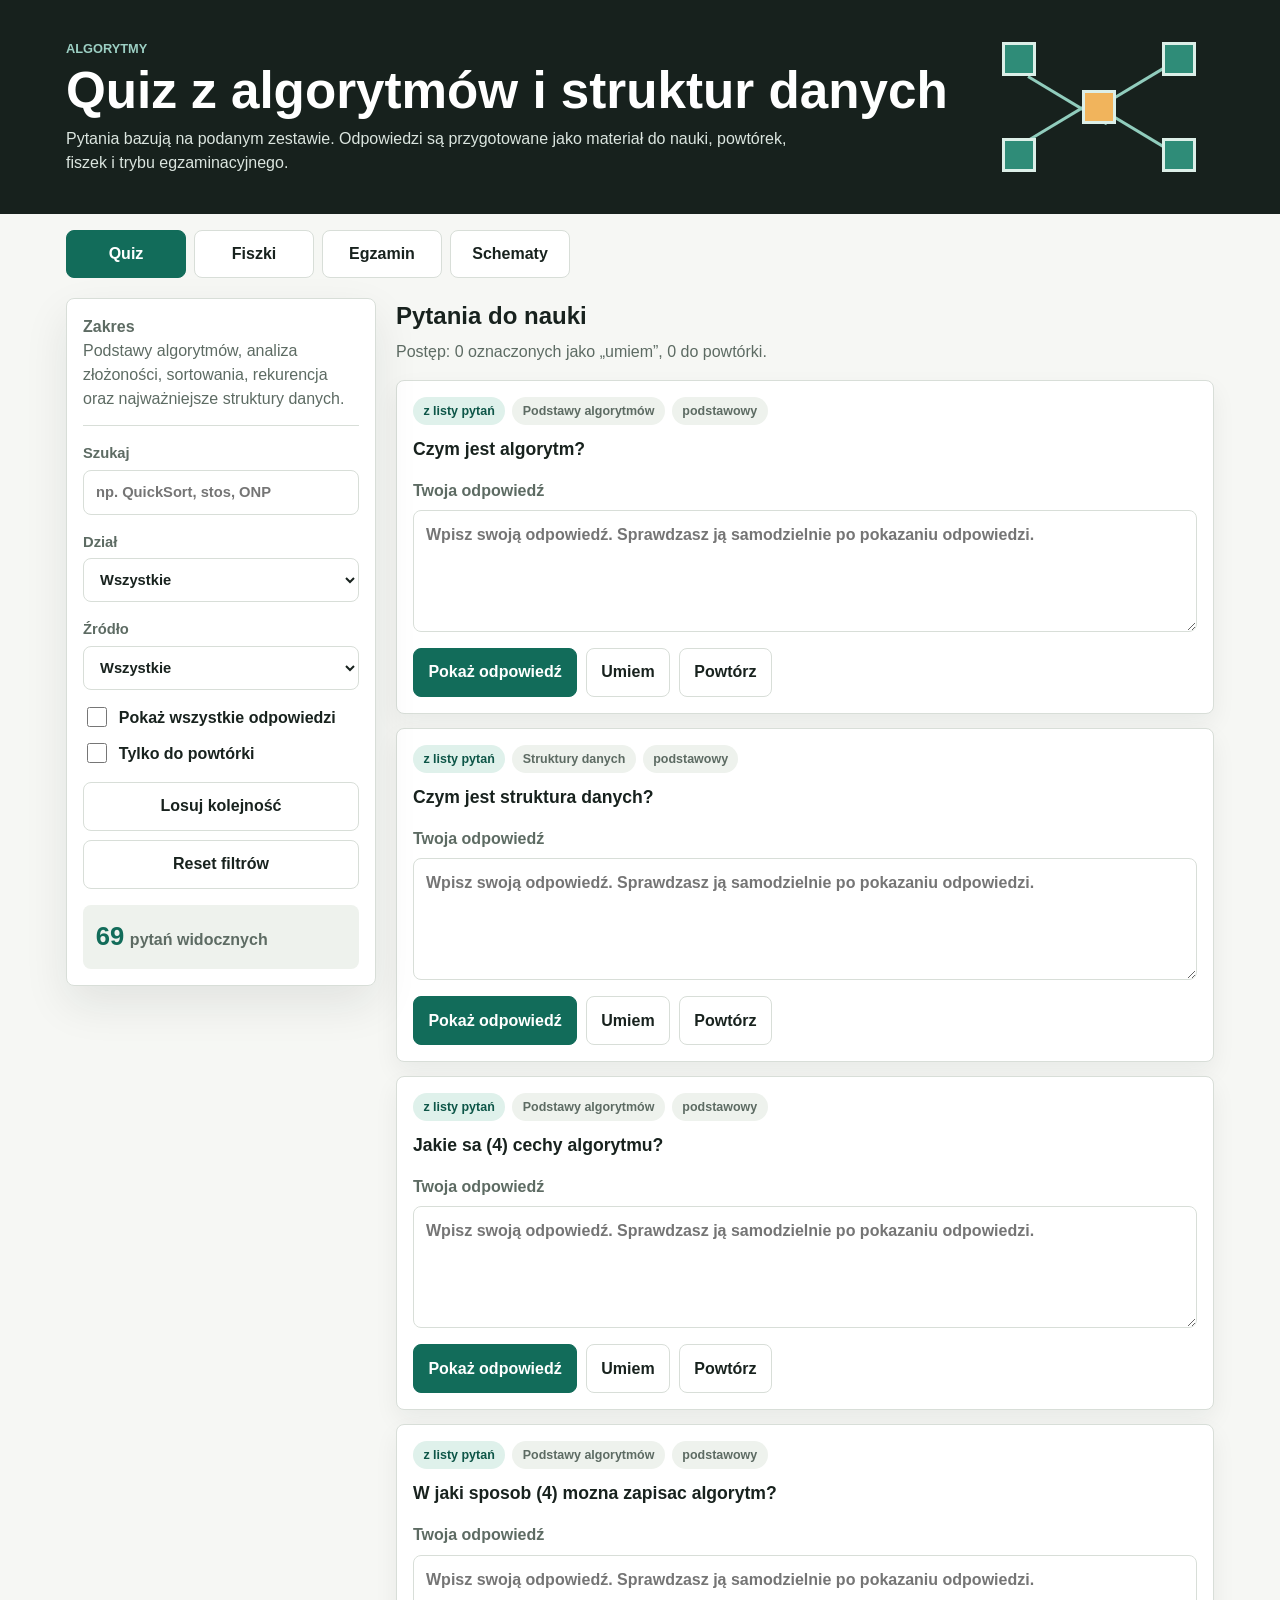
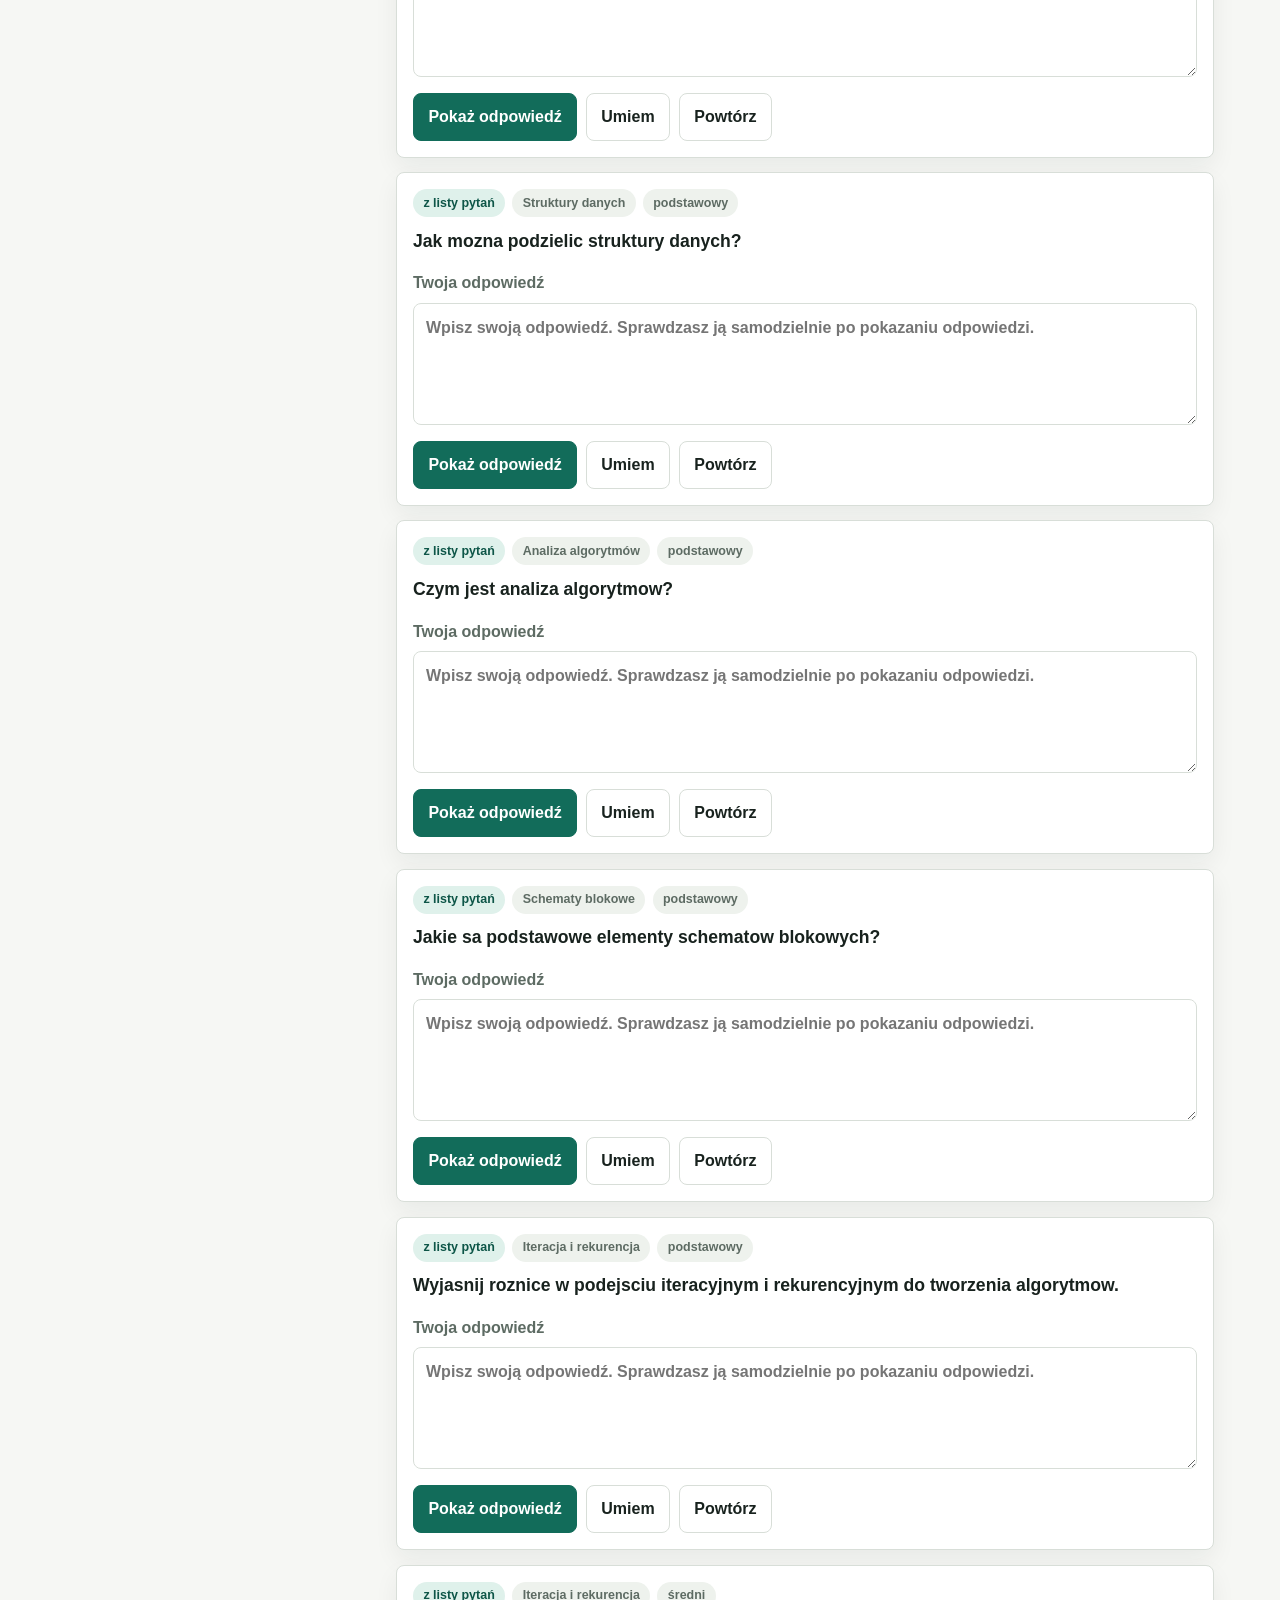
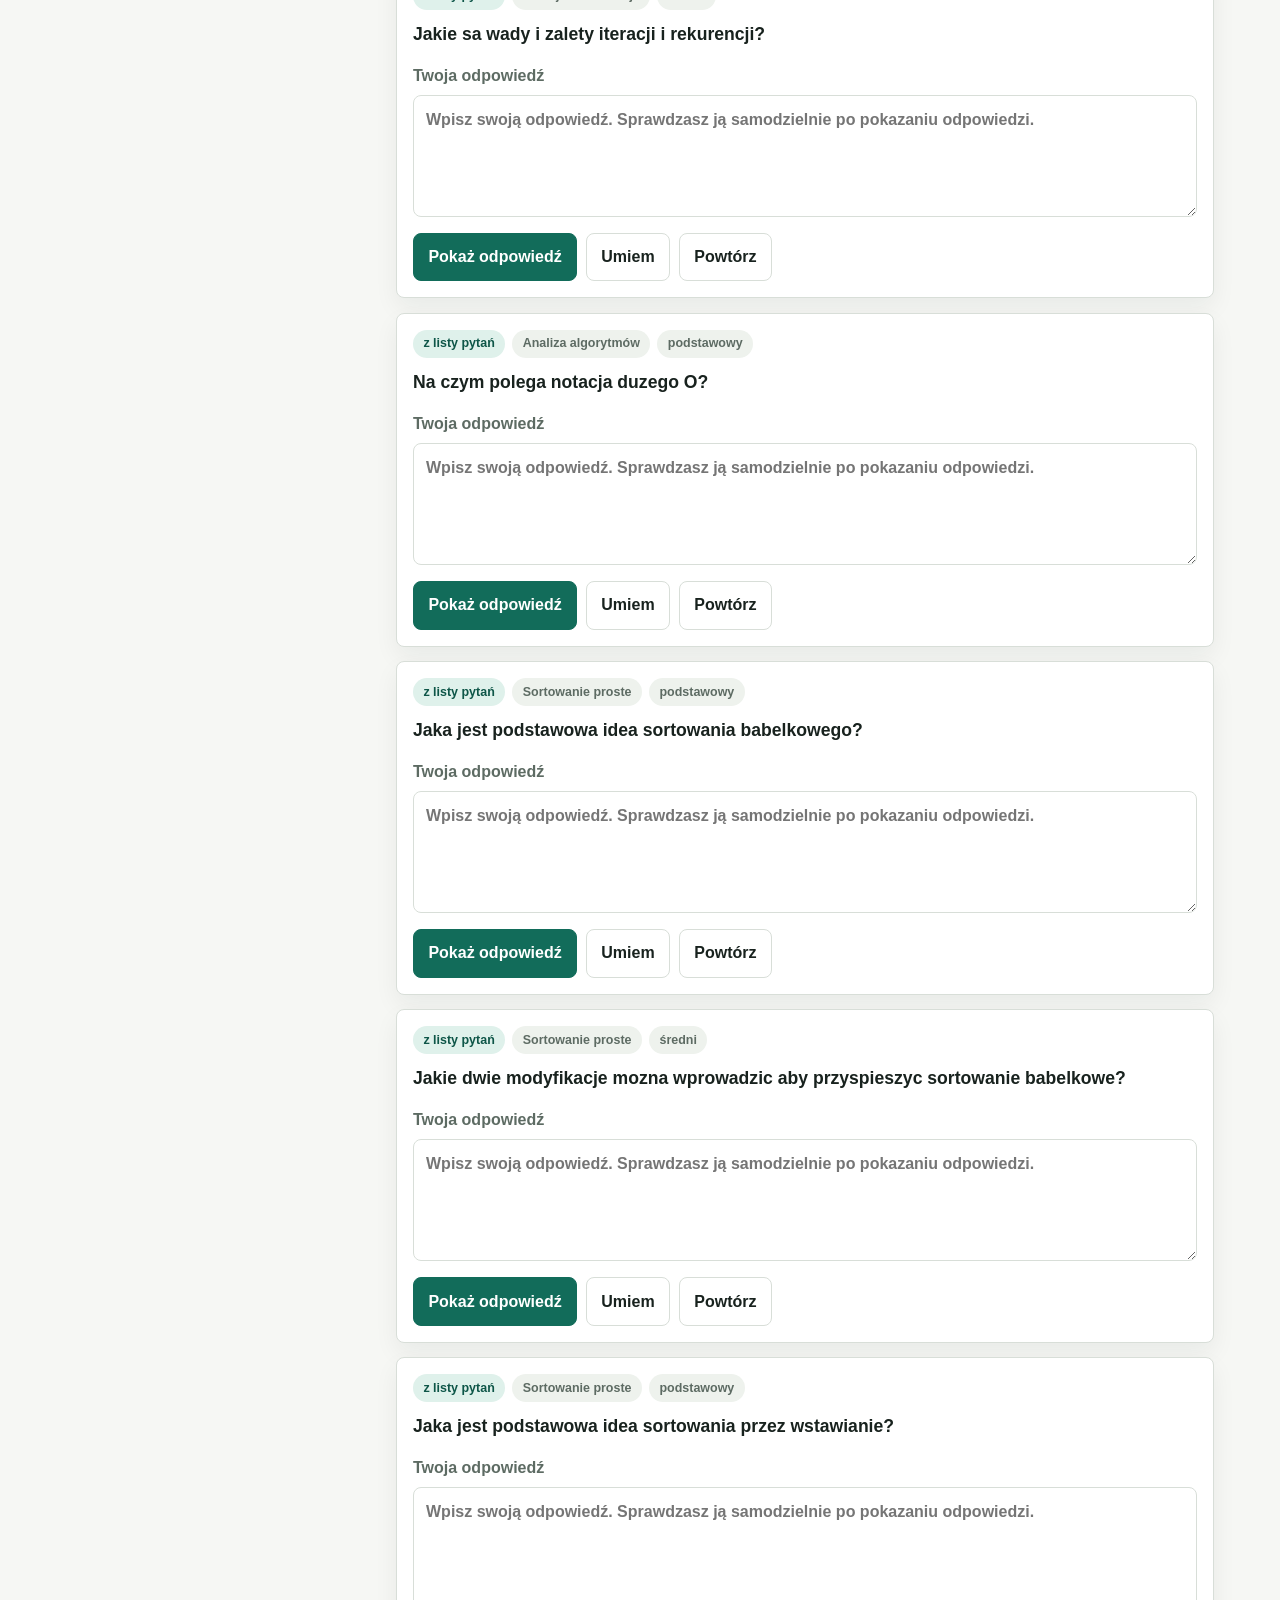
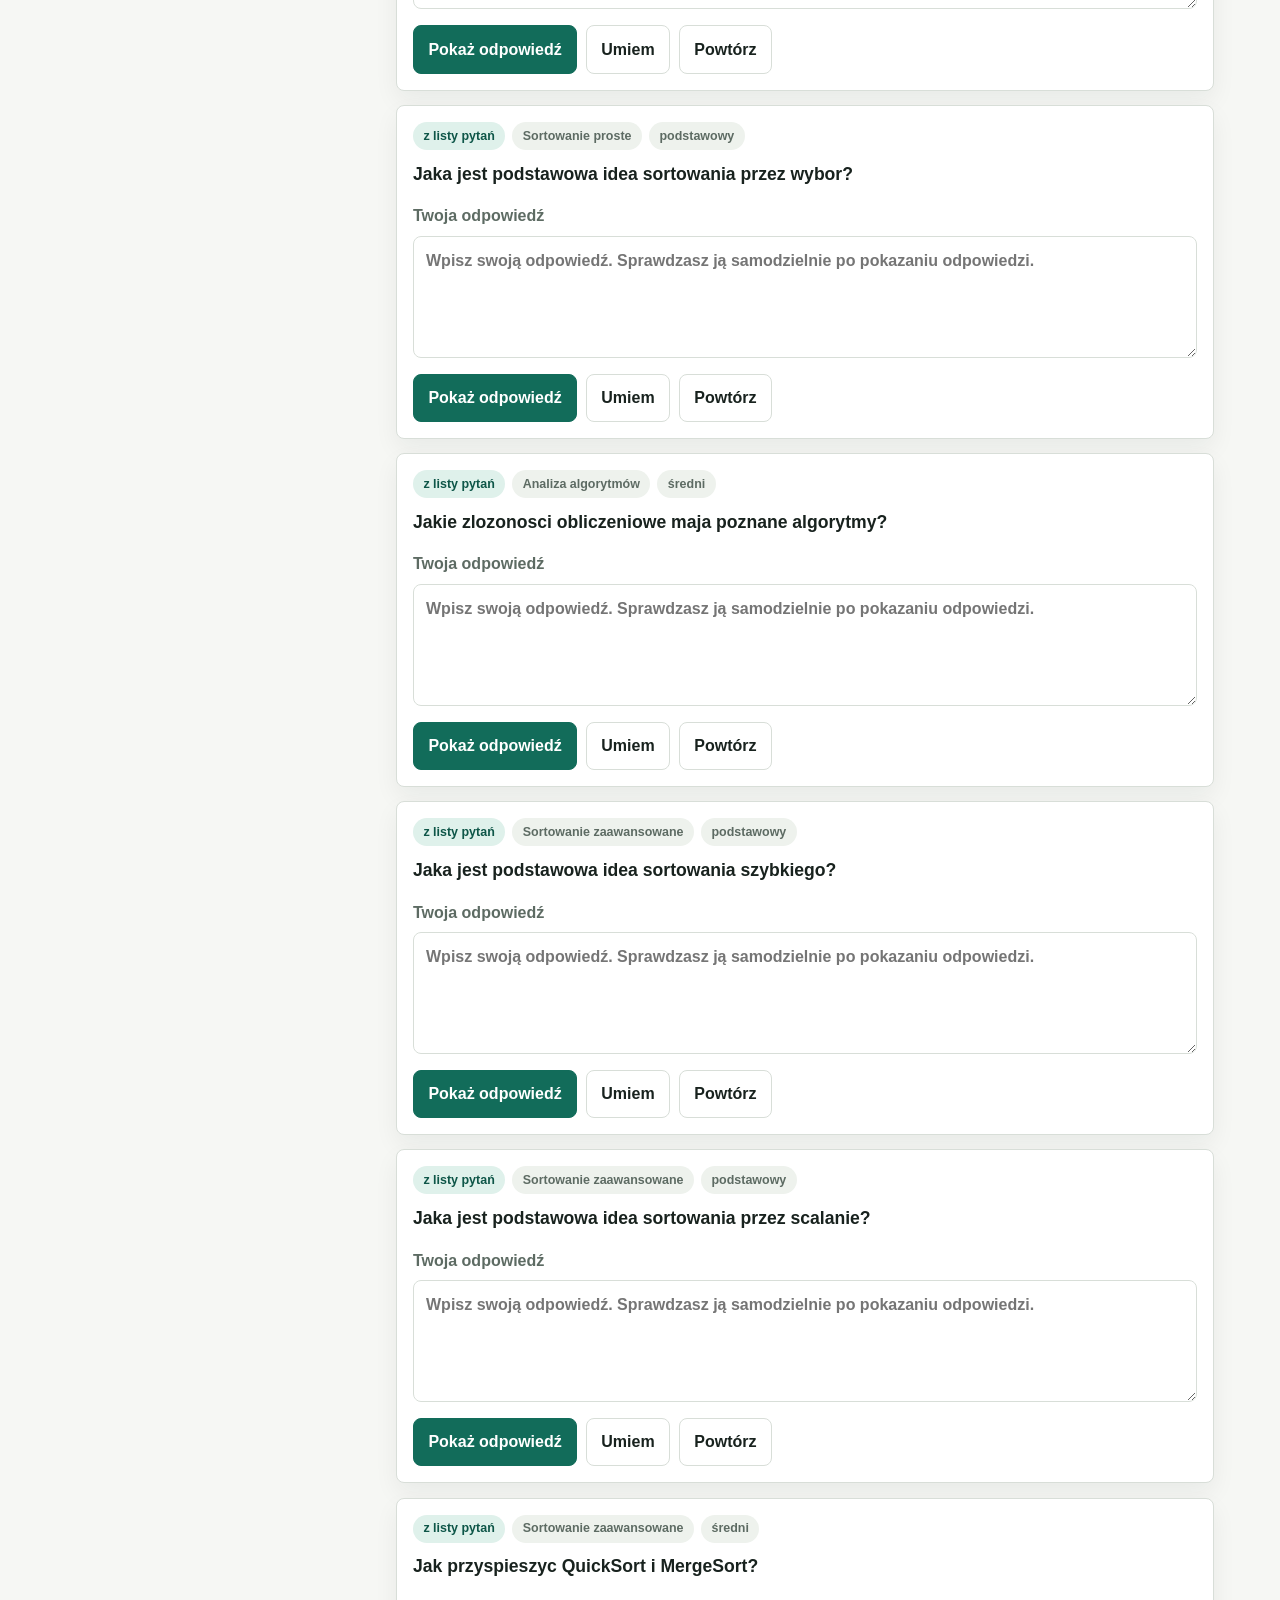
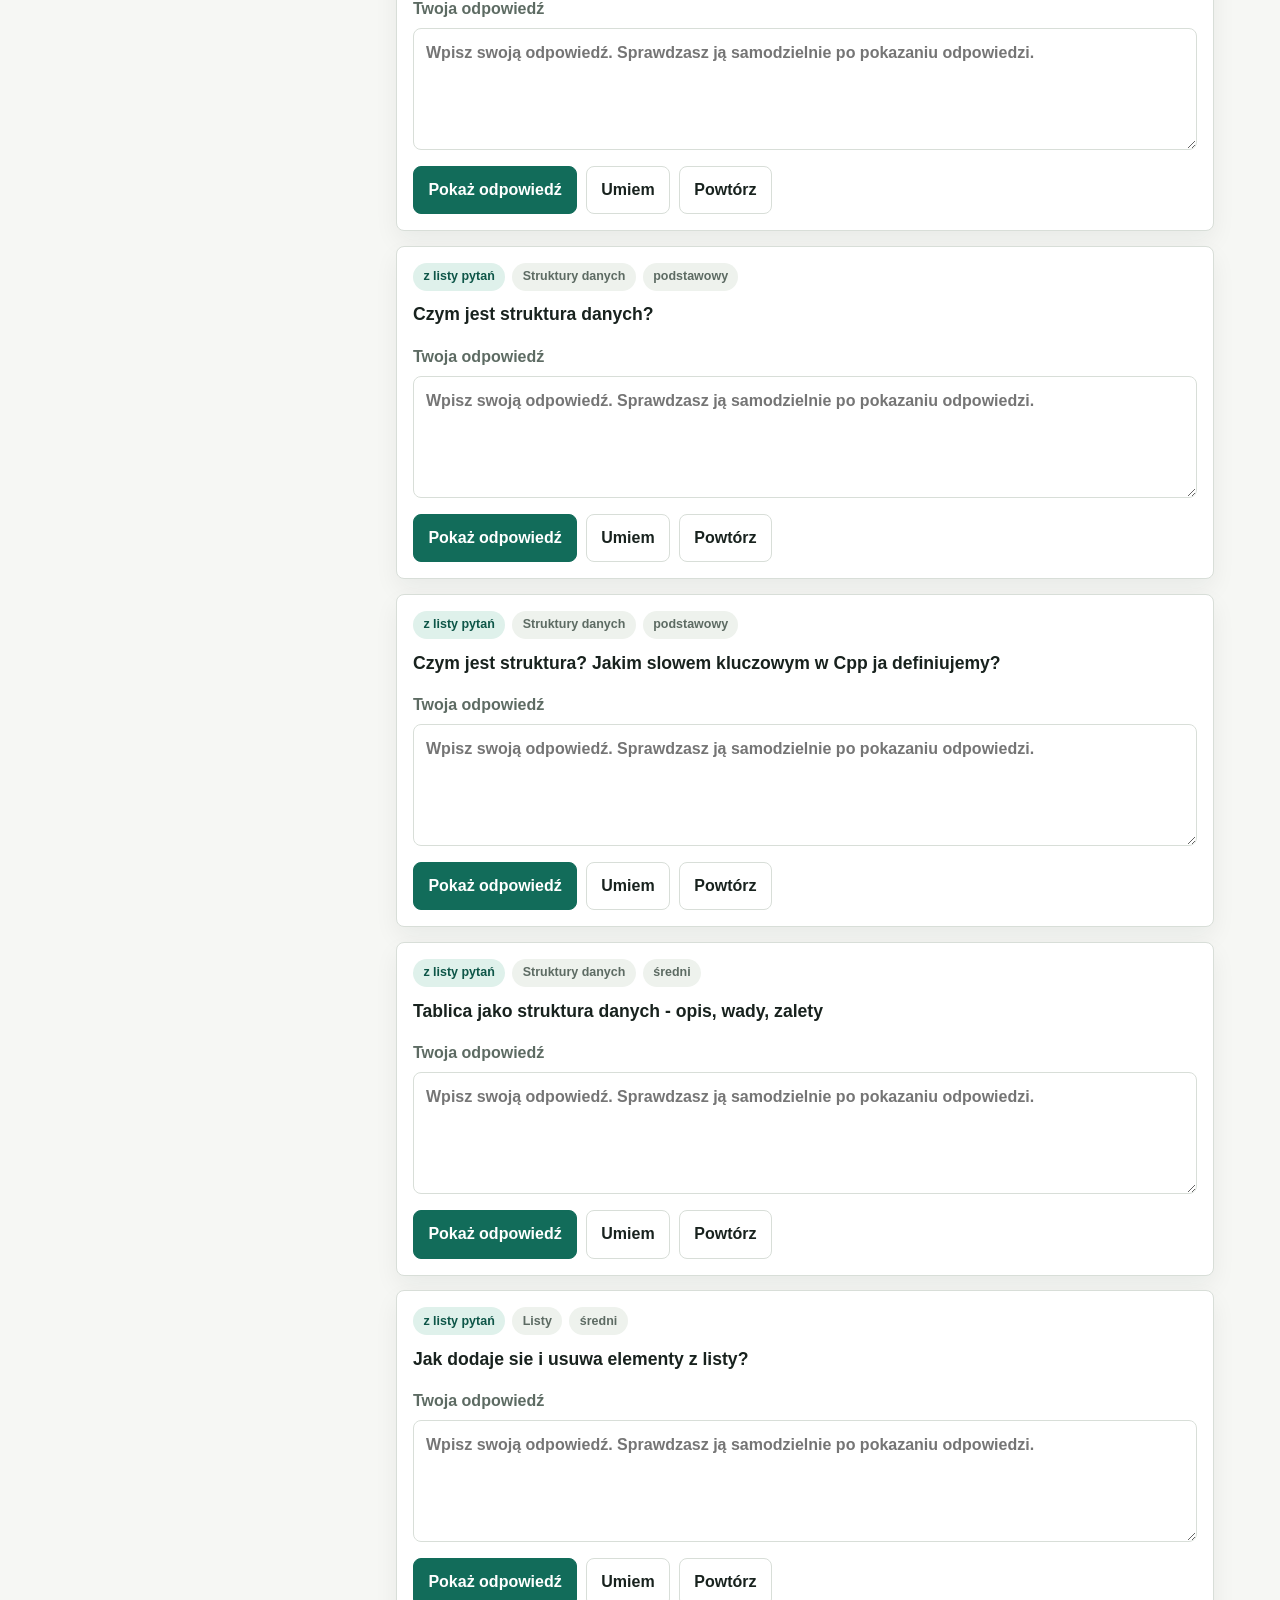
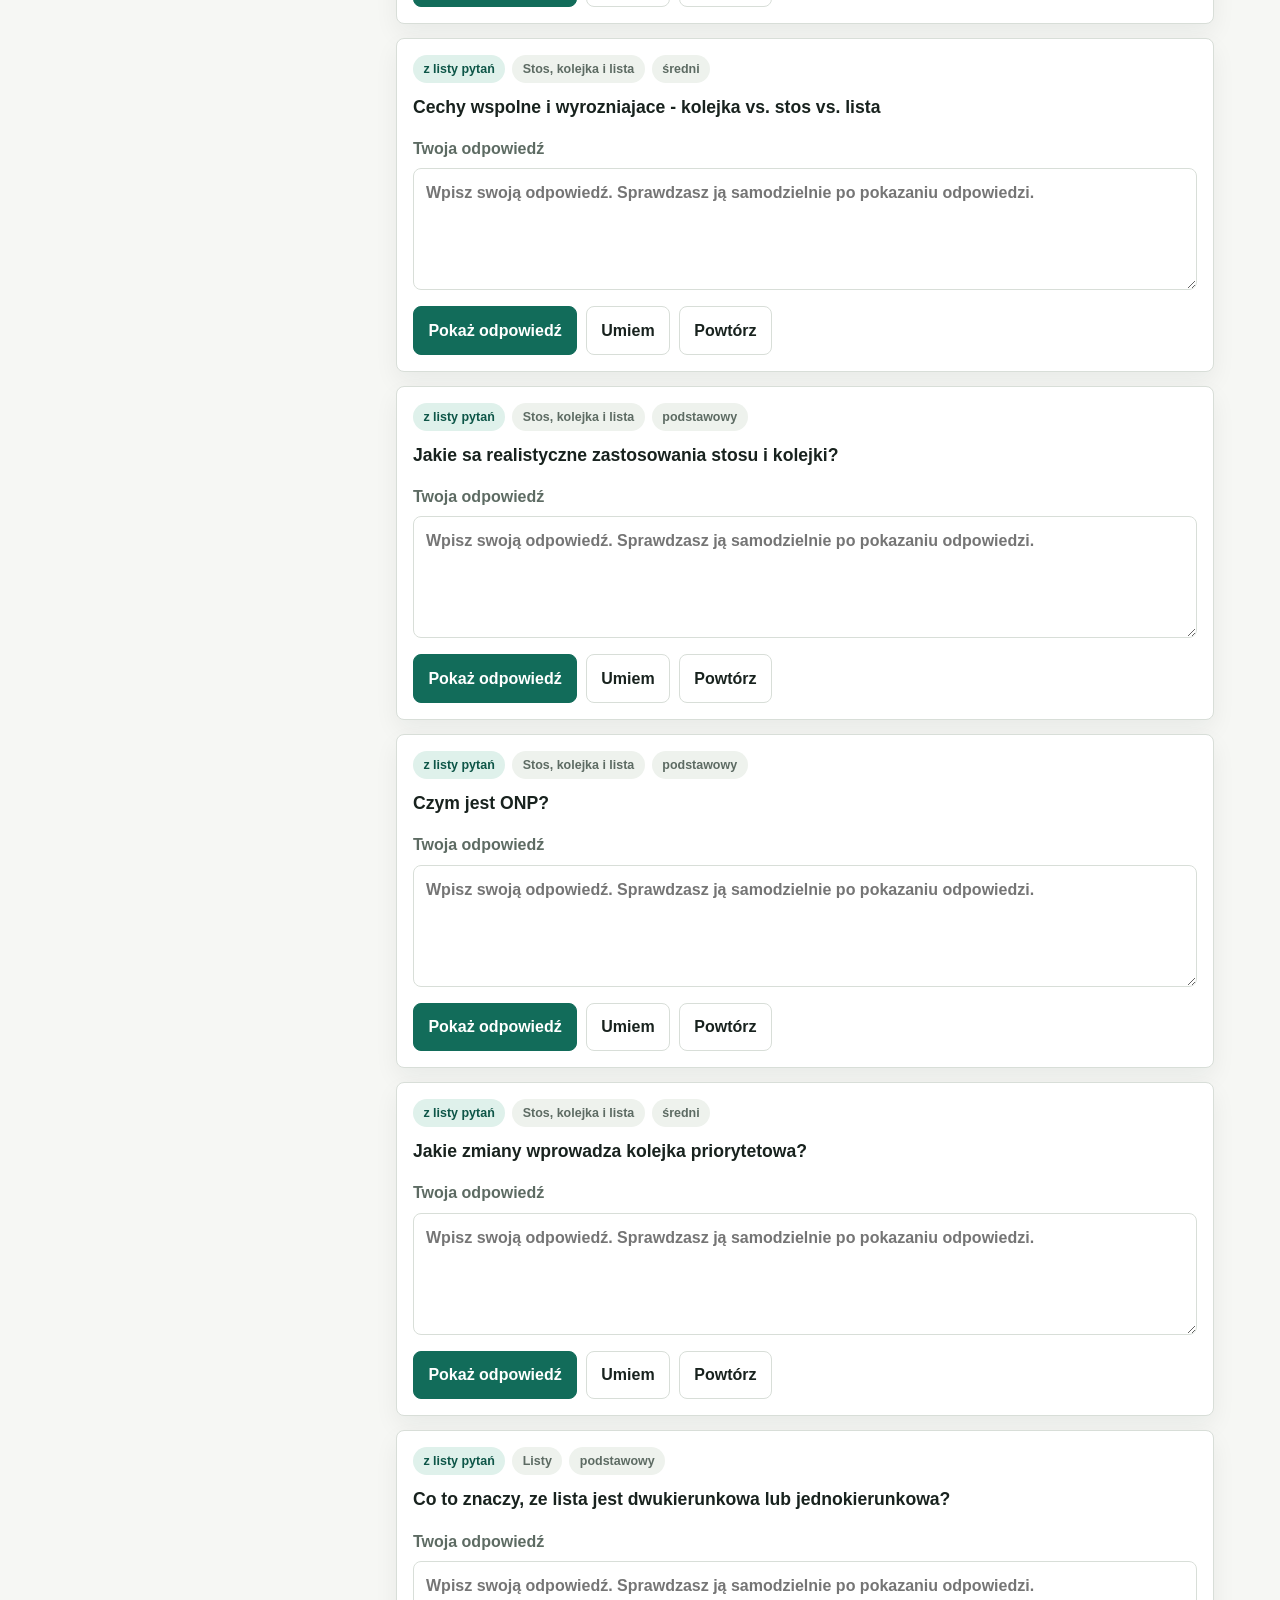
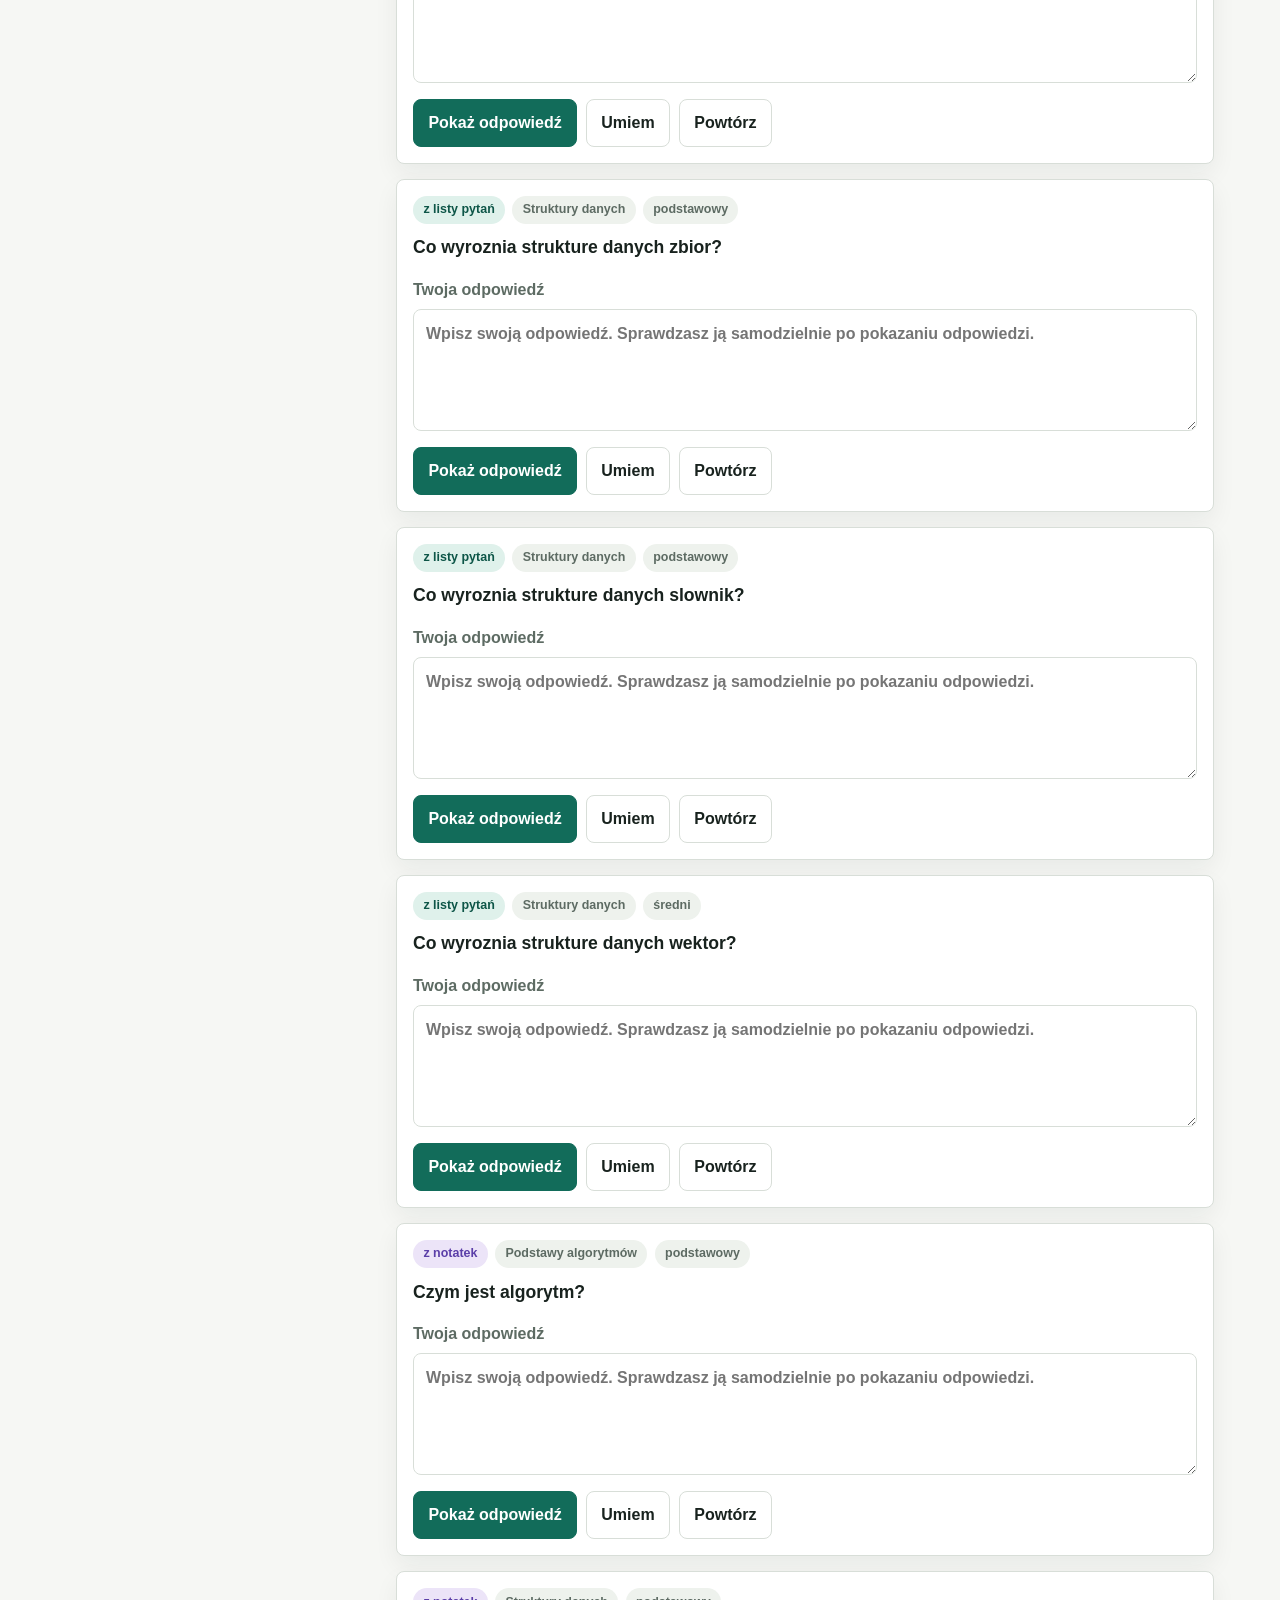
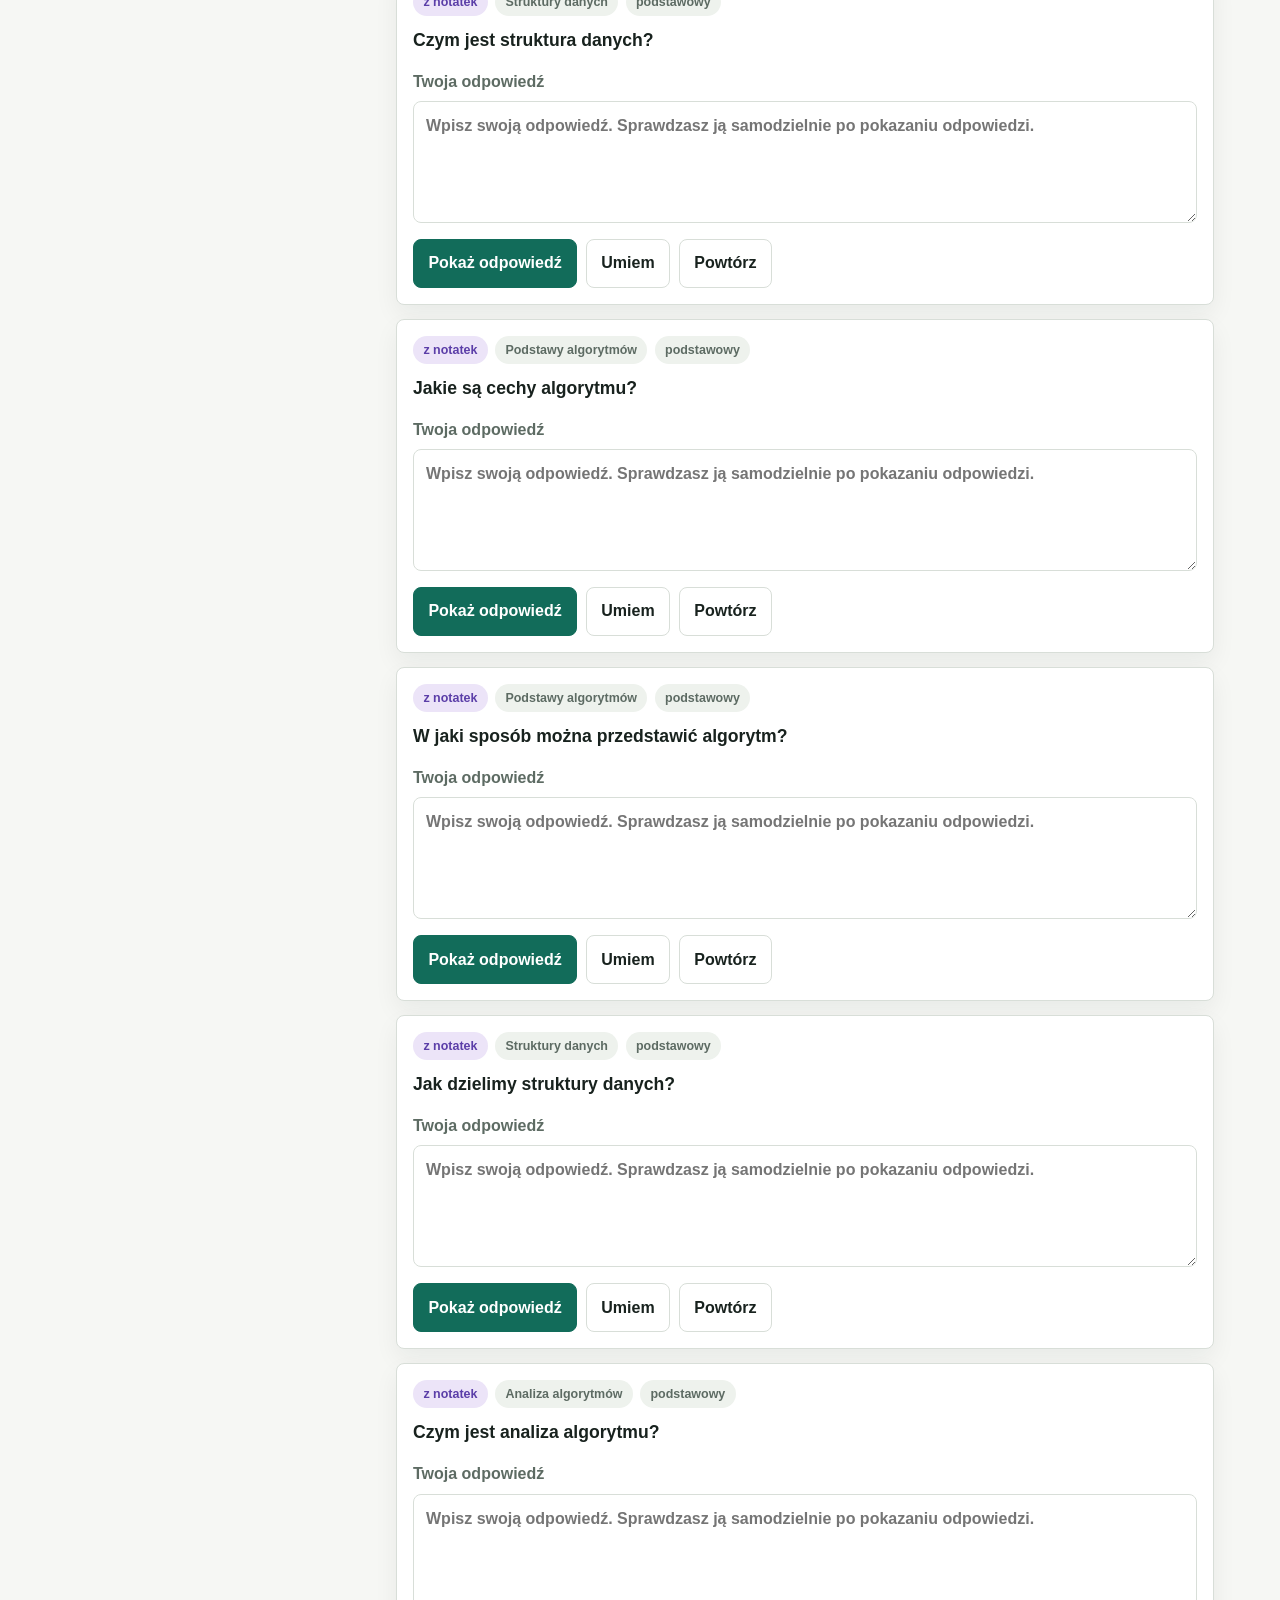
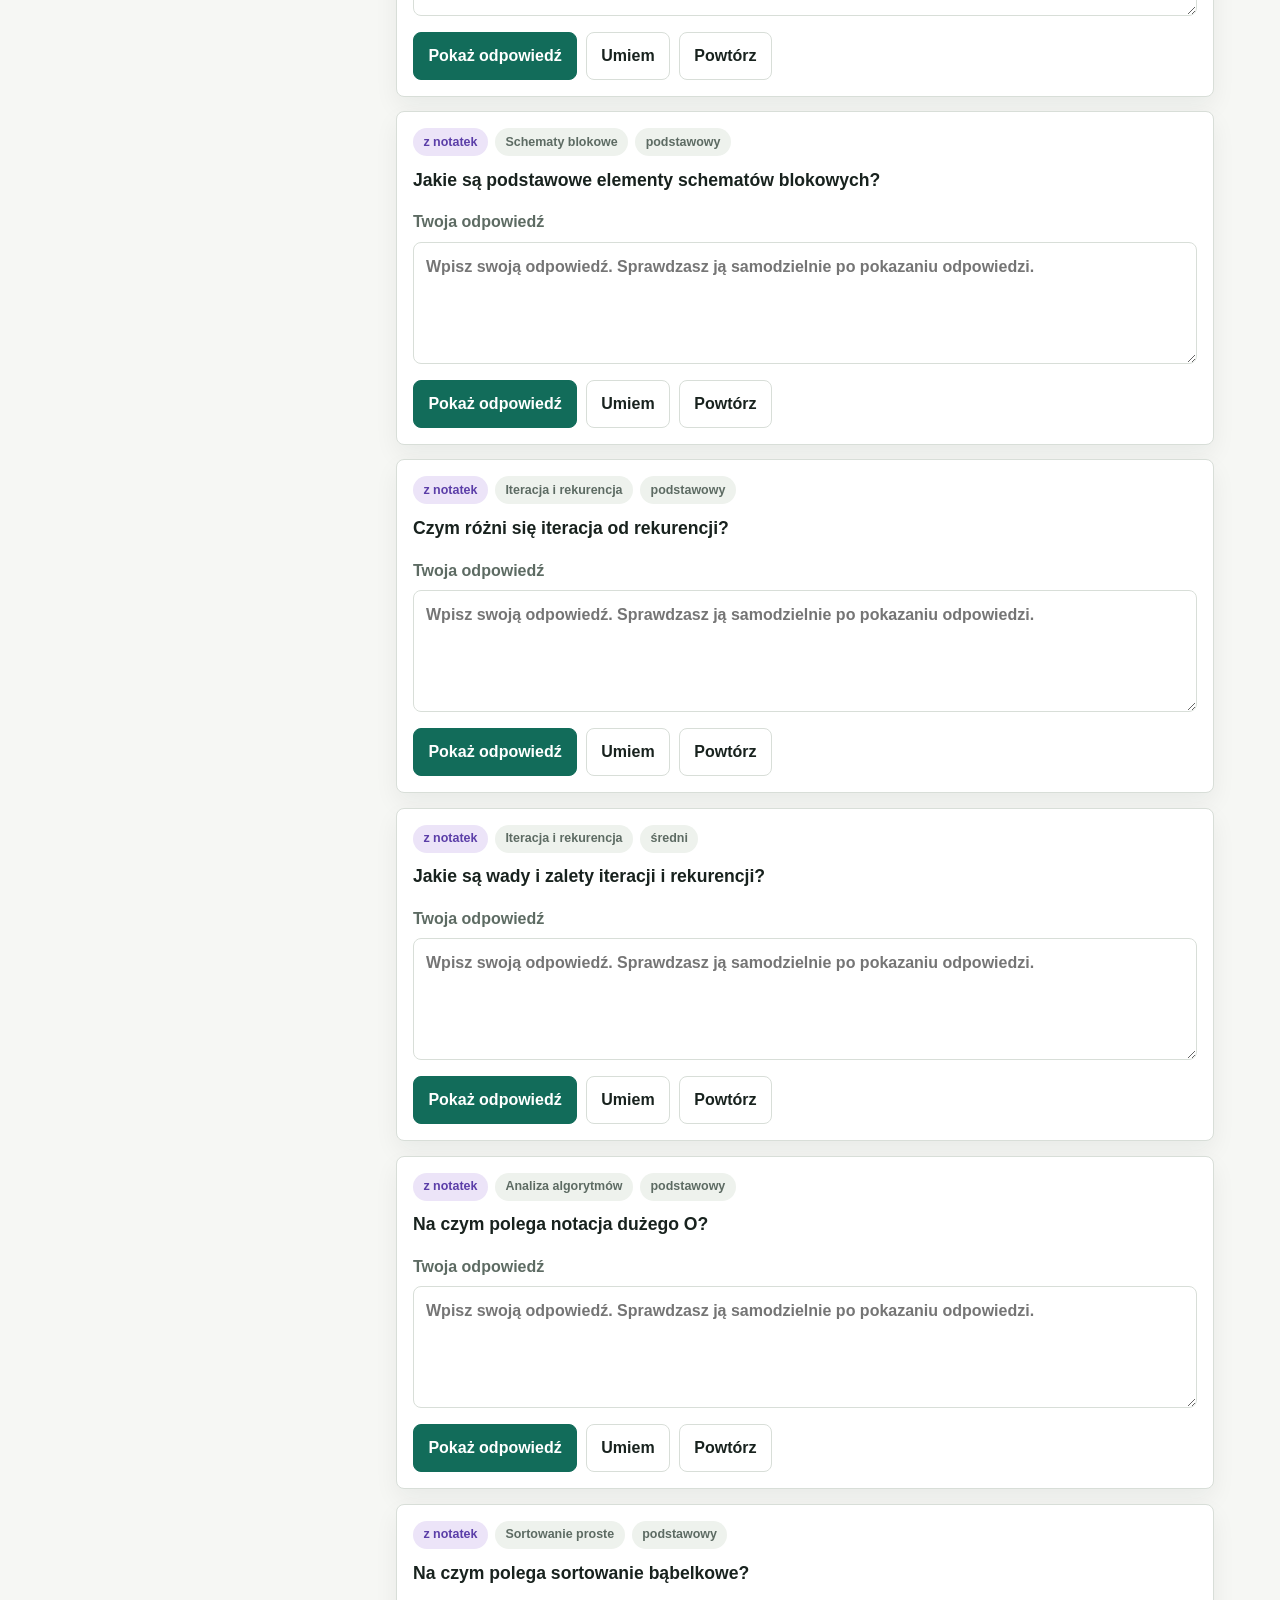
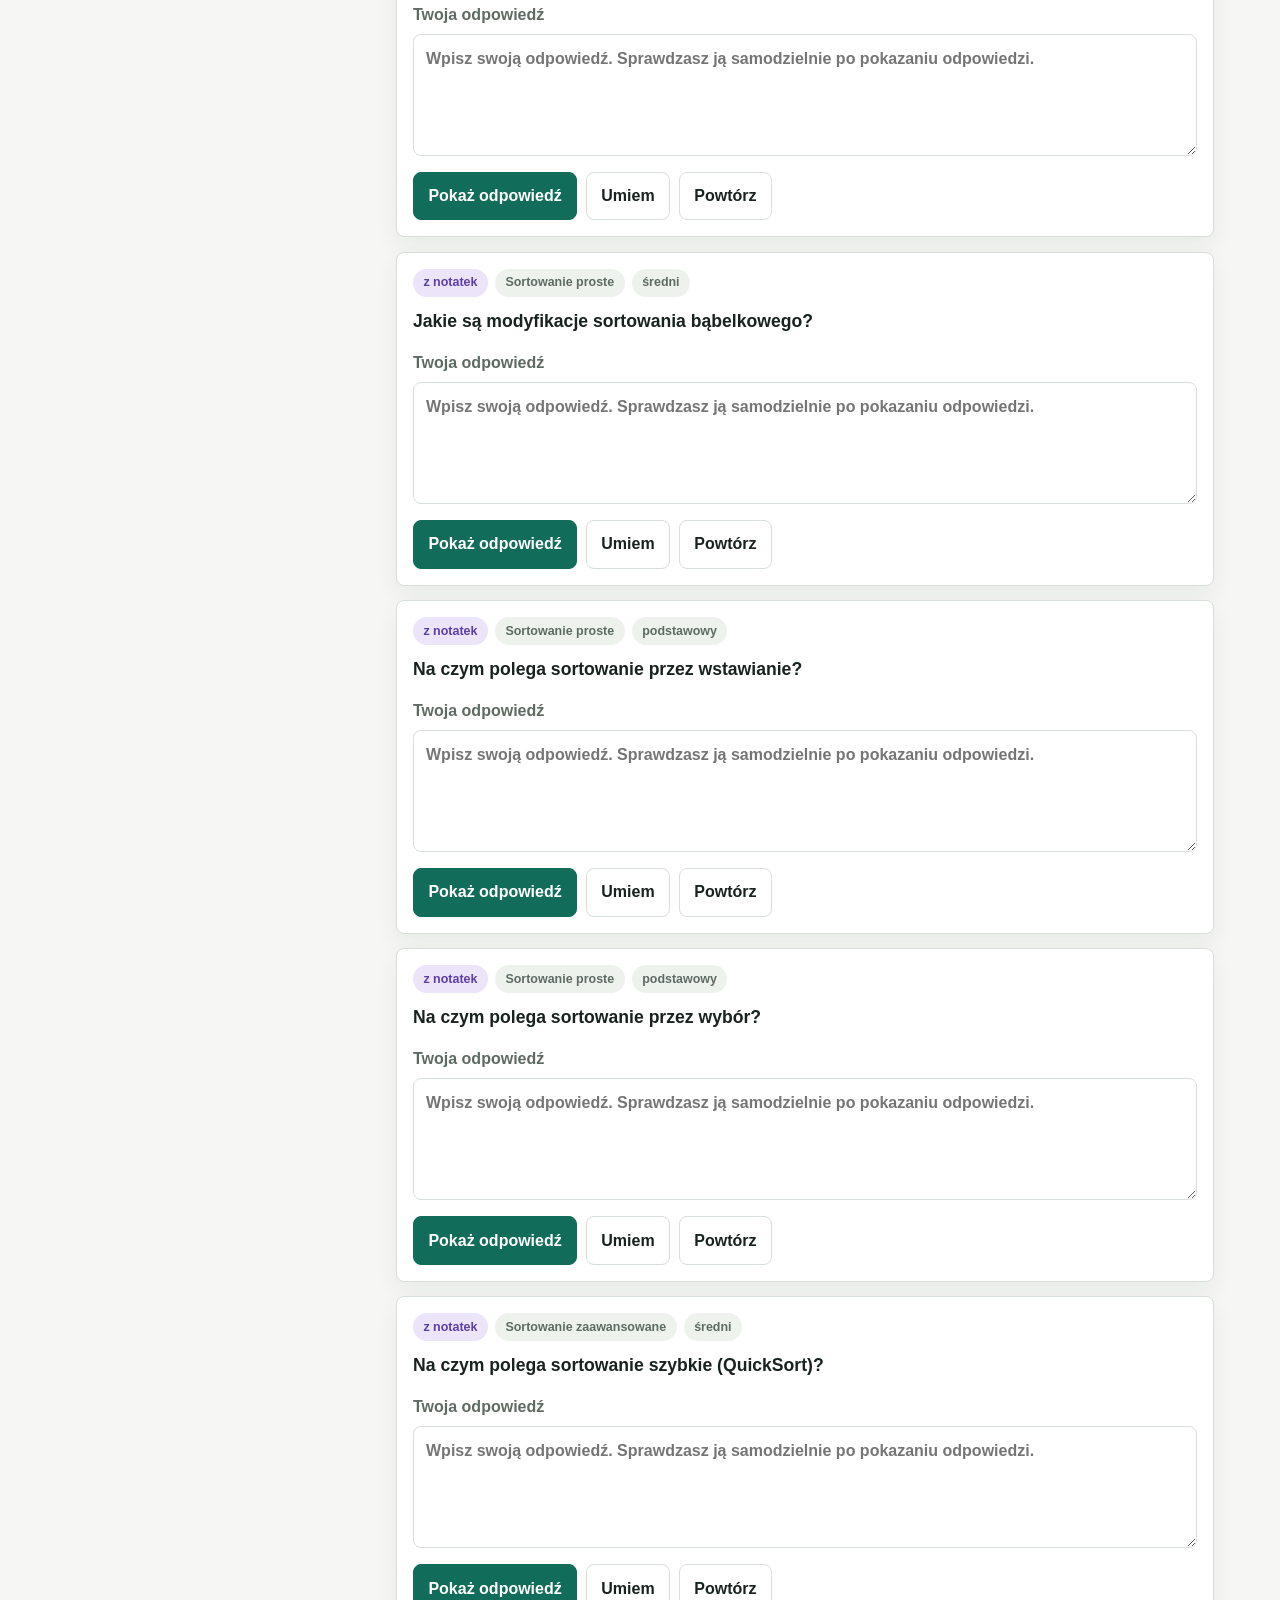
<file: algorytmy/index.html>
<!doctype html>
<html lang="pl">
  <head>
    <meta charset="utf-8">
    <meta name="viewport" content="width=device-width, initial-scale=1">
    <title>Quiz - Algorytmy i struktury danych</title>
    <meta
      name="description"
      content="Responsywny quiz do nauki algorytmów i struktur danych: złożoność, sortowanie, rekurencja, tablice, listy, stosy, kolejki, zbiory i słowniki."
    >
    <link rel="icon" href="data:,">
    <link rel="stylesheet" href="styles.css">
  </head>
  <body>
    <header class="app-header">
      <div class="header-content">
        <div>
          <p class="eyebrow">Algorytmy</p>
          <h1>Quiz z algorytmów i struktur danych</h1>
          <p class="lead">
            Pytania bazują na podanym zestawie. Odpowiedzi są przygotowane jako materiał do nauki,
            powtórek, fiszek i trybu egzaminacyjnego.
          </p>
        </div>
        <div class="network-visual" aria-hidden="true">
          <span class="node node-a"></span>
          <span class="node node-b"></span>
          <span class="node node-c"></span>
          <span class="node node-d"></span>
          <span class="node node-e"></span>
          <span class="link link-a"></span>
          <span class="link link-b"></span>
          <span class="link link-c"></span>
          <span class="link link-d"></span>
        </div>
      </div>
    </header>

    <nav class="view-switcher" aria-label="Tryb nauki">
      <button id="quizViewButton" type="button" class="is-active" aria-pressed="true">Quiz</button>
      <button id="flashcardsViewButton" type="button" aria-pressed="false">Fiszki</button>
      <button id="examViewButton" type="button" aria-pressed="false">Egzamin</button>
      <button id="diagramViewButton" type="button" aria-pressed="false">Schematy</button>
    </nav>

    <main class="layout">
      <aside id="quizToolbar" class="toolbar" aria-label="Filtry quizu">
        <div class="summary">
          <p class="summary-label">Zakres</p>
          <p>
            Podstawy algorytmów, analiza złożoności, sortowania, rekurencja oraz najważniejsze
            struktury danych.
          </p>
        </div>

        <label class="field">
          <span>Szukaj</span>
          <input id="searchInput" type="search" placeholder="np. QuickSort, stos, ONP" autocomplete="off">
        </label>

        <label class="field">
          <span>Dział</span>
          <select id="categorySelect"></select>
        </label>

        <label class="field">
          <span>Źródło</span>
          <select id="sourceSelect">
            <option value="all">Wszystkie</option>
            <option value="sheet">Z listy pytań</option>
            <option value="notatki">Z notatek</option>
          </select>
        </label>

        <div class="toggle-row">
          <label>
            <input id="showAnswersToggle" type="checkbox">
            <span>Pokaż wszystkie odpowiedzi</span>
          </label>
          <label>
            <input id="repeatOnlyToggle" type="checkbox">
            <span>Tylko do powtórki</span>
          </label>
        </div>

        <div class="button-row">
          <button id="shuffleButton" type="button">Losuj kolejność</button>
          <button id="resetButton" type="button">Reset filtrów</button>
        </div>

        <div class="stats" aria-live="polite">
          <span id="visibleCount">0</span>
          <span>pytań widocznych</span>
        </div>
      </aside>

      <section id="quizArea" class="quiz-area" aria-label="Lista pytań">
        <div class="section-head">
          <div>
            <h2>Pytania do nauki</h2>
            <p id="progressText">Oznaczaj pytania jako „umiem” albo „powtórz”, żeby zawęzić naukę.</p>
          </div>
        </div>
        <div id="questionList" class="question-list"></div>
        <p id="emptyState" class="empty-state" hidden>Brak pytań dla wybranych filtrów.</p>
      </section>

      <section id="flashcardArea" class="flashcards-area" aria-label="Fiszki do nauki" hidden>
        <div class="section-head">
          <div>
            <h2>Fiszki</h2>
            <p>
              Krótkie definicje i skojarzenia z najważniejszych pojęć: złożoność, sortowanie,
              rekurencja i struktury danych.
            </p>
          </div>
        </div>

        <div class="flashcard-controls">
          <label class="field">
            <span>Szukaj fiszek</span>
            <input id="flashcardSearchInput" type="search" placeholder="np. tablica, kolejka, O(n)" autocomplete="off">
          </label>

          <label class="field">
            <span>Dział</span>
            <select id="flashcardCategorySelect"></select>
          </label>

          <label class="field">
            <span>Źródło</span>
            <select id="flashcardSourceSelect"></select>
          </label>
        </div>

        <div class="flashcard-stage">
          <p class="flashcard-counter" id="flashcardCounter">0 / 0</p>
          <button id="flashcardCard" class="flashcard-card" type="button" aria-live="polite">
            <span id="flashcardSide" class="flashcard-side">Przód</span>
            <strong id="flashcardFront"></strong>
            <img id="flashcardImage" class="flashcard-image" hidden alt="">
            <span id="flashcardDiagram" class="flashcard-diagram" hidden></span>
            <span id="flashcardBack" hidden></span>
          </button>

          <div class="flashcard-actions">
            <button id="prevFlashcardButton" type="button">Poprzednia</button>
            <button id="flipFlashcardButton" type="button">Odwróć</button>
            <button id="nextFlashcardButton" type="button">Następna</button>
            <button id="shuffleFlashcardsButton" type="button">Losuj fiszki</button>
          </div>
        </div>

        <div class="flashcard-list-head">
          <h3>Lista fiszek</h3>
          <p id="flashcardListCount">0 fiszek</p>
        </div>
        <div id="flashcardList" class="flashcard-list"></div>
        <p id="flashcardEmptyState" class="empty-state" hidden>Brak fiszek dla wybranych filtrów.</p>
      </section>

      <section id="examArea" class="exam-area" aria-label="Tryb egzaminacyjny" hidden>
        <div class="section-head">
          <div>
            <h2>Tryb egzaminacyjny</h2>
            <p>
              Wybierz liczbę pytań, rozpocznij losowy zestaw i po zakończeniu porównaj odpowiedzi
              z modelem.
            </p>
          </div>
        </div>

        <form id="examSetupForm" class="exam-setup">
          <label class="field">
            <span>Liczba pytań</span>
            <input id="examCountInput" type="number" min="1" value="20" inputmode="numeric">
          </label>
          <button id="startExamButton" type="submit">Rozpocznij egzamin</button>
        </form>

        <div class="exam-status" aria-live="polite">
          <p id="examStatusText">Ustaw liczbę pytań i rozpocznij egzamin.</p>
          <button id="finishExamButton" type="button" hidden>Zakończ i sprawdź</button>
        </div>

        <div id="examResultPanel" class="exam-result" hidden></div>
        <div id="examQuestionList" class="question-list"></div>
        <p id="examEmptyState" class="empty-state">Egzamin nie został jeszcze rozpoczęty.</p>
      </section>

      <section id="diagramArea" class="diagram-area" aria-label="Schematy blokowe" hidden>
        <div class="section-head">
          <div>
            <h2>Schematy blokowe</h2>
            <p>
              Powtórz symbole, samodzielnie zbuduj schemat w kreatorze i sprawdź się na zadaniach.
              Twój schemat zapisuje się automatycznie w przeglądarce.
            </p>
          </div>
        </div>

        <div class="diagram-panel">
          <h3>Legenda — symbole</h3>
          <p class="panel-sub">
            Każdy blok ma ustalony kształt i znaczenie. Najpierw je rozpoznaj, potem używaj ich w kreatorze.
          </p>
          <div id="diagramLegend" class="diagram-legend"></div>
        </div>

        <div class="diagram-panel">
          <h3>Kreator schematu</h3>
          <p class="panel-sub">
            Dodawaj bloki z palety, wpisuj treść i ustawiaj kolejność. Po prawej widzisz gotowy rysunek.
          </p>
          <div id="diagramPalette" class="diagram-palette">
            <button type="button" data-add="terminator">+ Start / Koniec</button>
            <button type="button" data-add="io">+ Wejście / Wyjście</button>
            <button type="button" data-add="process">+ Operacja</button>
            <button type="button" data-add="decision">+ Decyzja</button>
            <button type="button" data-add="connector">+ Łącznik</button>
          </div>

          <div class="diagram-builder">
            <div class="diagram-editor">
              <div id="diagramEditorList" class="diagram-editor-list"></div>
              <p id="diagramEditorEmpty" class="diagram-empty">
                Brak bloków. Zacznij od „+ Start / Koniec” albo wczytaj przykład.
              </p>
              <div class="diagram-builder-actions">
                <button id="diagramScaffoldButton" type="button">Wstaw START i STOP</button>
                <button id="diagramSampleButton" type="button">Wczytaj przykład</button>
                <button id="diagramCheckButton" type="button">Sprawdź schemat</button>
                <button id="diagramClearButton" type="button">Wyczyść</button>
              </div>
              <div id="diagramFeedback" class="diagram-feedback" aria-live="polite" hidden></div>
            </div>

            <div class="diagram-preview">
              <p class="diagram-preview-label">Podgląd</p>
              <div id="diagramCanvas" class="diagram-canvas"></div>
            </div>
          </div>
        </div>

        <div class="diagram-panel">
          <h3>Zadania do ćwiczeń</h3>
          <p class="panel-sub">
            Wybierz zadanie, zbuduj schemat w kreatorze powyżej, a na końcu porównaj go z przykładowym rozwiązaniem.
          </p>
          <label class="field">
            <span>Zadanie</span>
            <select id="diagramTaskSelect"></select>
          </label>
          <div id="diagramTaskBody" class="diagram-task-body"></div>
        </div>

        <div class="diagram-panel">
          <h3>Sortowania — odtwórz schemat</h3>
          <p class="panel-sub">
            Wybierz sortowanie. W trybie „Układanie” poukładaj pomieszane bloki w poprawnej kolejności
            (aplikacja sprawdza dokładnie). Możesz też narysować schemat samodzielnie w kreatorze powyżej
            i porównać go z wzorcowym schematem.
          </p>

          <label class="field">
            <span>Sortowanie</span>
            <select id="sortSelect"></select>
          </label>
          <p id="sortNote" class="diagram-sort-note"></p>

          <div class="diagram-sort-recon">
            <div class="diagram-sort-head">
              <h4>Układanie bloków (auto‑sprawdzanie)</h4>
              <div class="diagram-sort-actions">
                <button id="sortShuffleButton" type="button">Wymieszaj ponownie</button>
                <button id="sortCheckButton" type="button">Sprawdź ułożenie</button>
              </div>
            </div>
            <p class="diagram-sort-hint">
              Ustaw bloki w kolejności od START do STOP, używając przycisków ↑ / ↓.
            </p>
            <div id="sortReconList" class="diagram-sort-list"></div>
            <div id="sortReconFeedback" class="diagram-feedback" aria-live="polite" hidden></div>
          </div>

          <div class="diagram-sort-model">
            <div class="diagram-sort-head">
              <h4>Rysowanie samodzielne</h4>
              <div class="diagram-sort-actions">
                <button id="sortScaffoldButton" type="button">Rysuj w kreatorze</button>
                <button id="sortModelButton" type="button">Pokaż wzorcowy schemat</button>
              </div>
            </div>
            <p class="diagram-sort-hint">
              „Rysuj w kreatorze” wstawia START i STOP do kreatora powyżej — dorysuj resztę, a potem
              odsłoń wzorzec i porównaj.
            </p>
            <div id="sortModelWrap" class="diagram-solution" hidden>
              <p class="diagram-preview-label">Wzorcowy schemat</p>
              <div id="sortModelCanvas" class="diagram-canvas"></div>
            </div>
          </div>
        </div>
      </section>
    </main>

    <script src="data.js"></script>
    <script src="app.js"></script>
  </body>
</html>
</file>
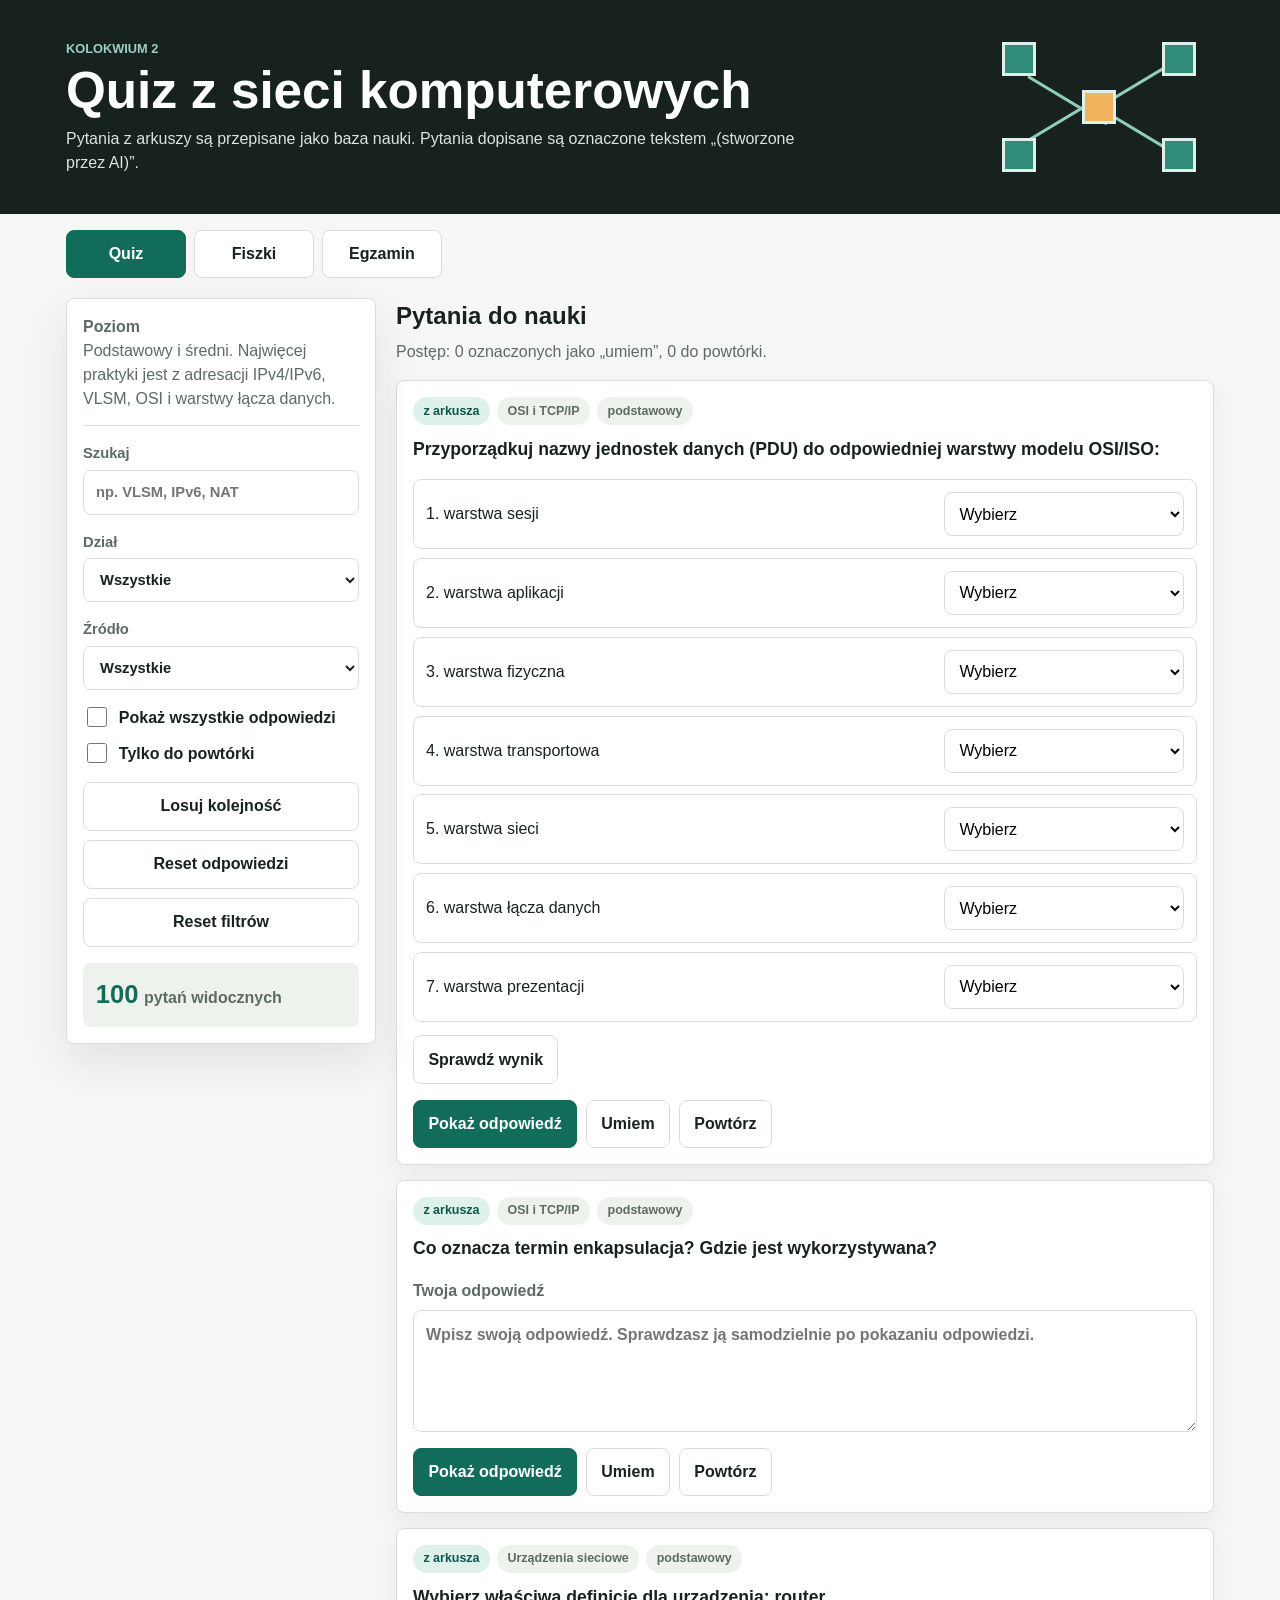
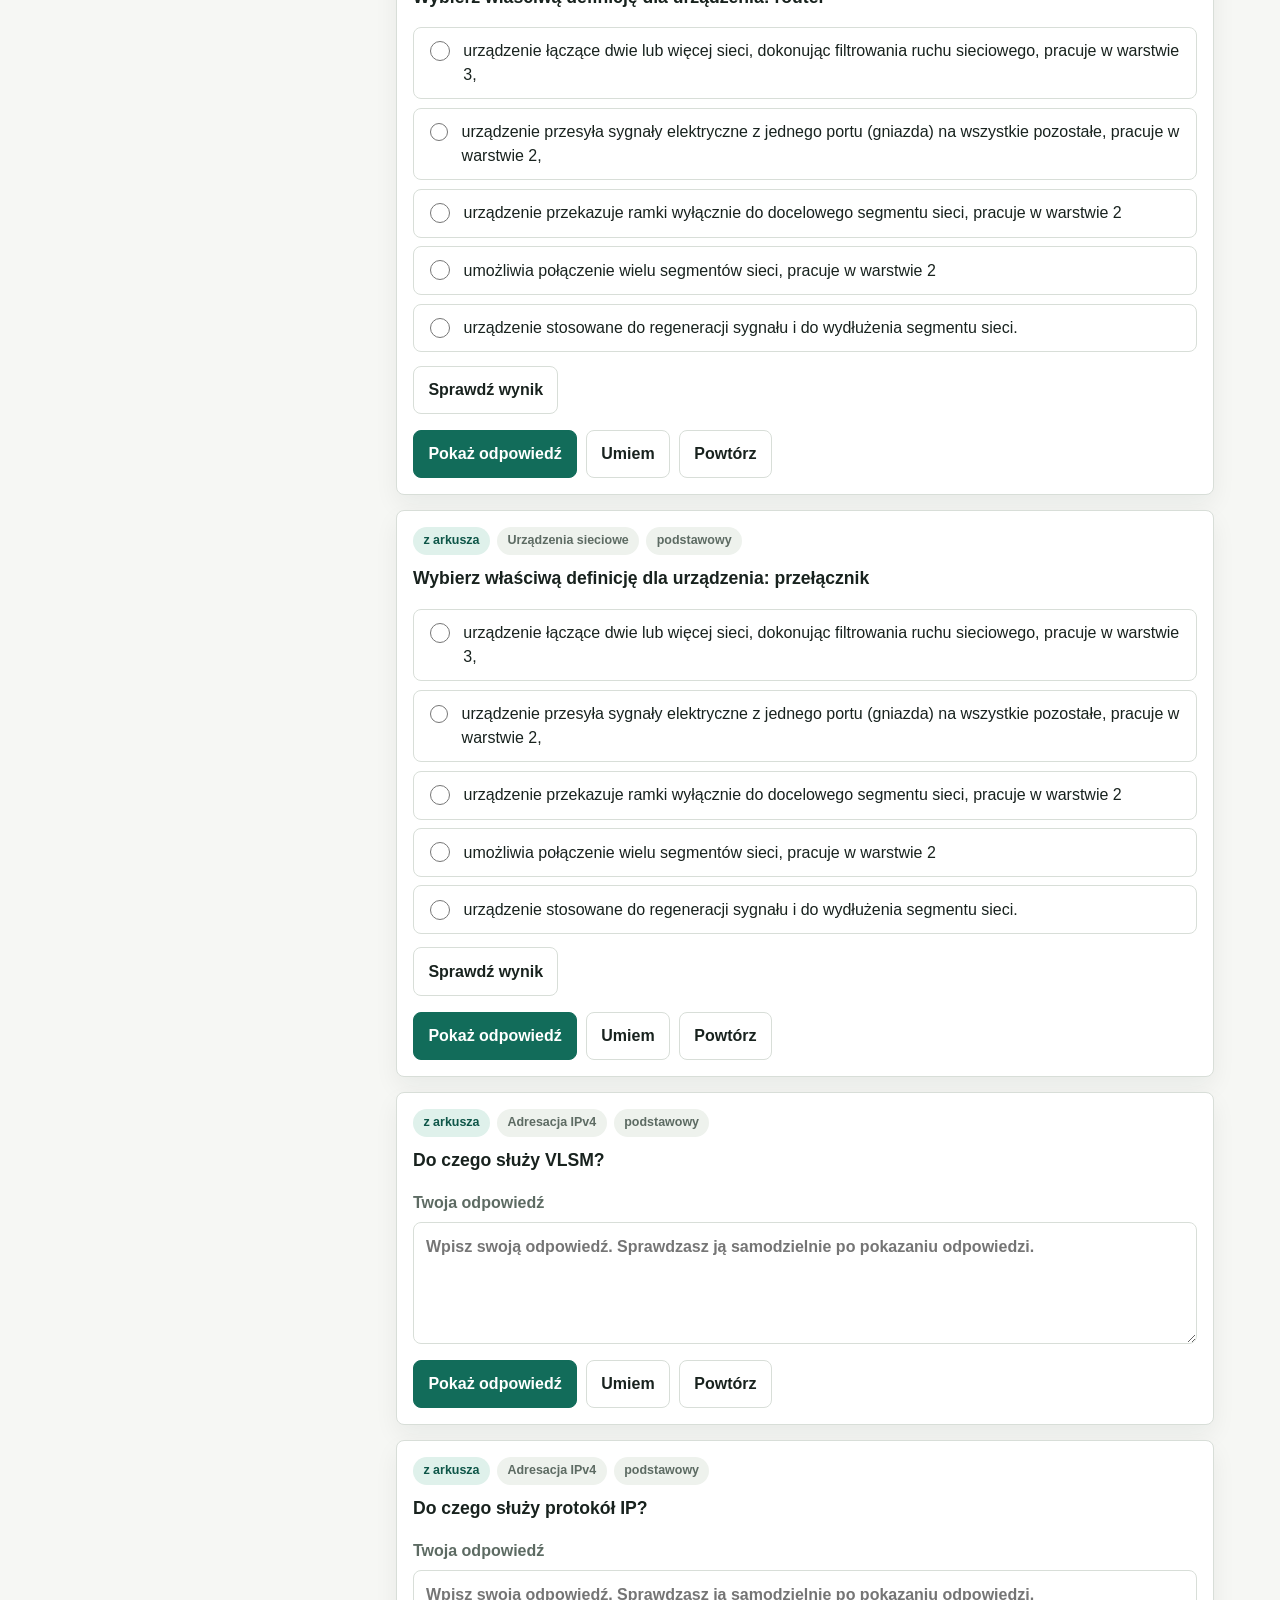
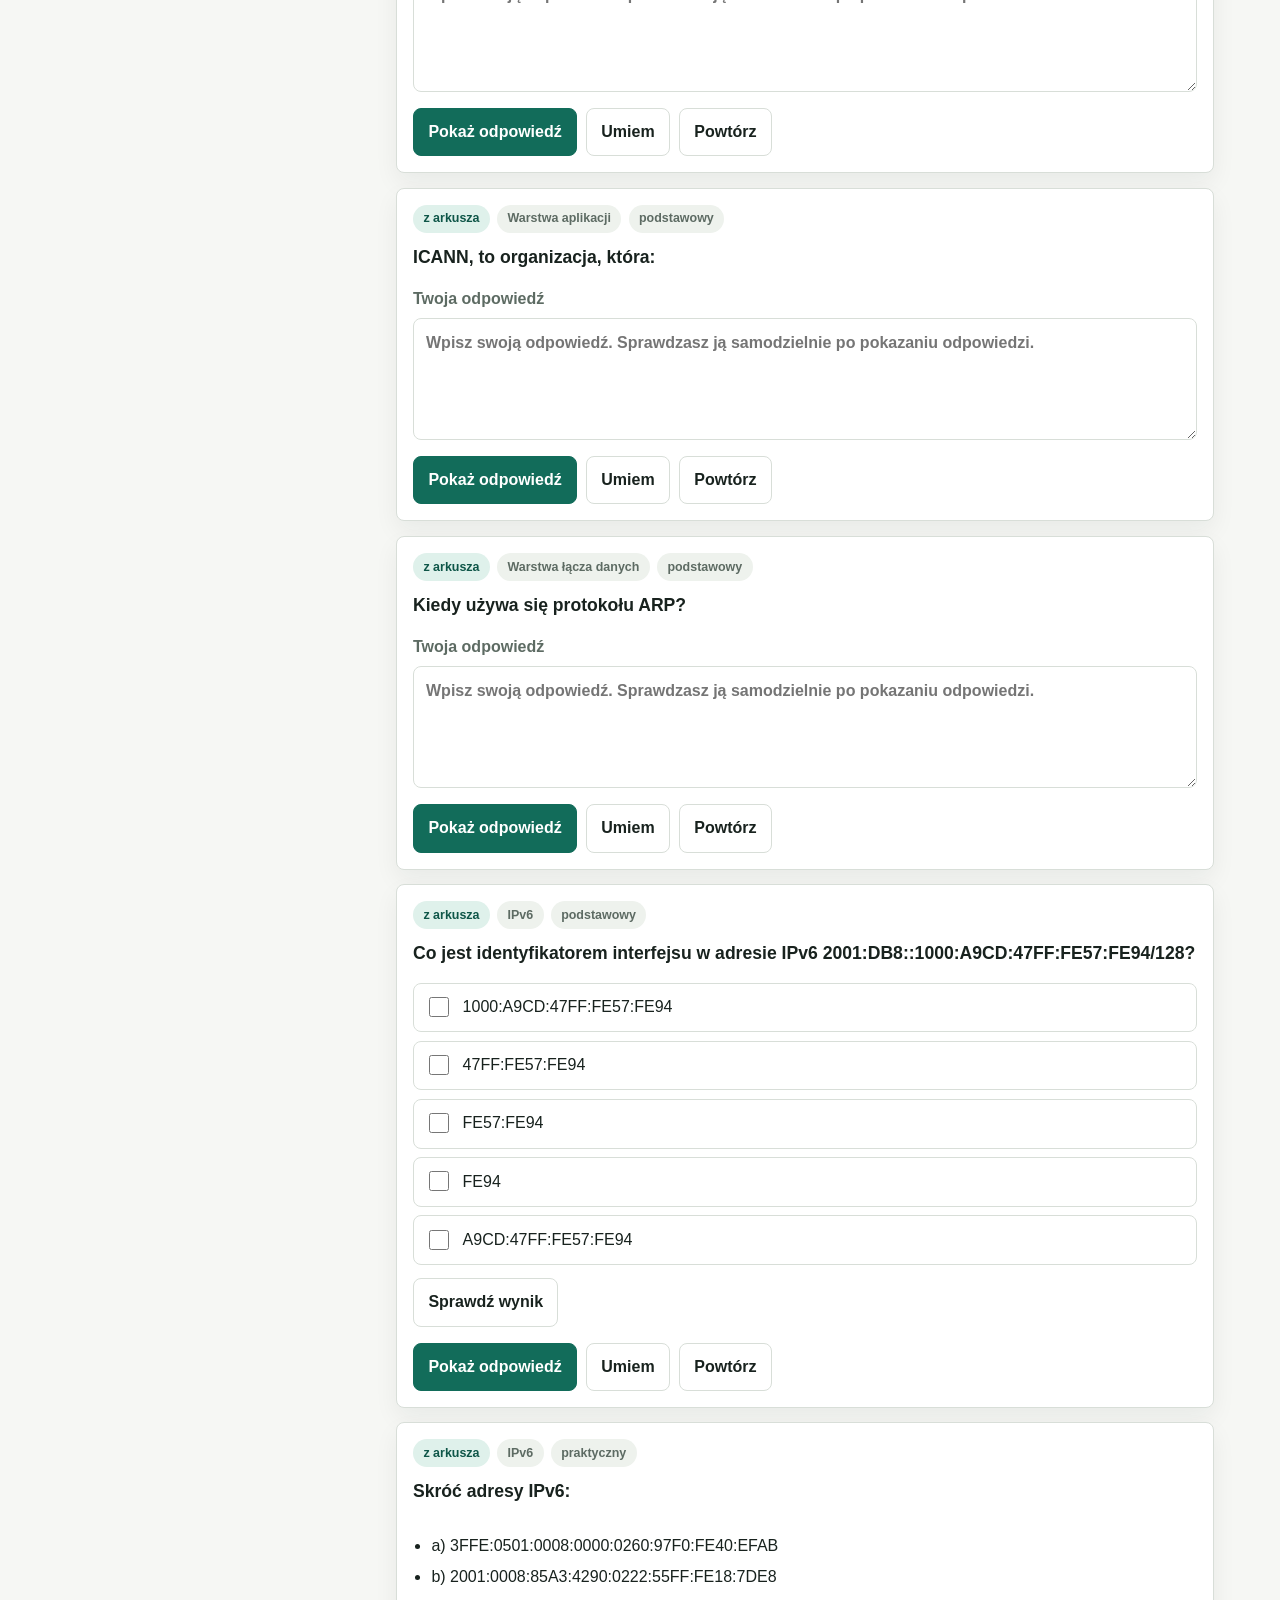
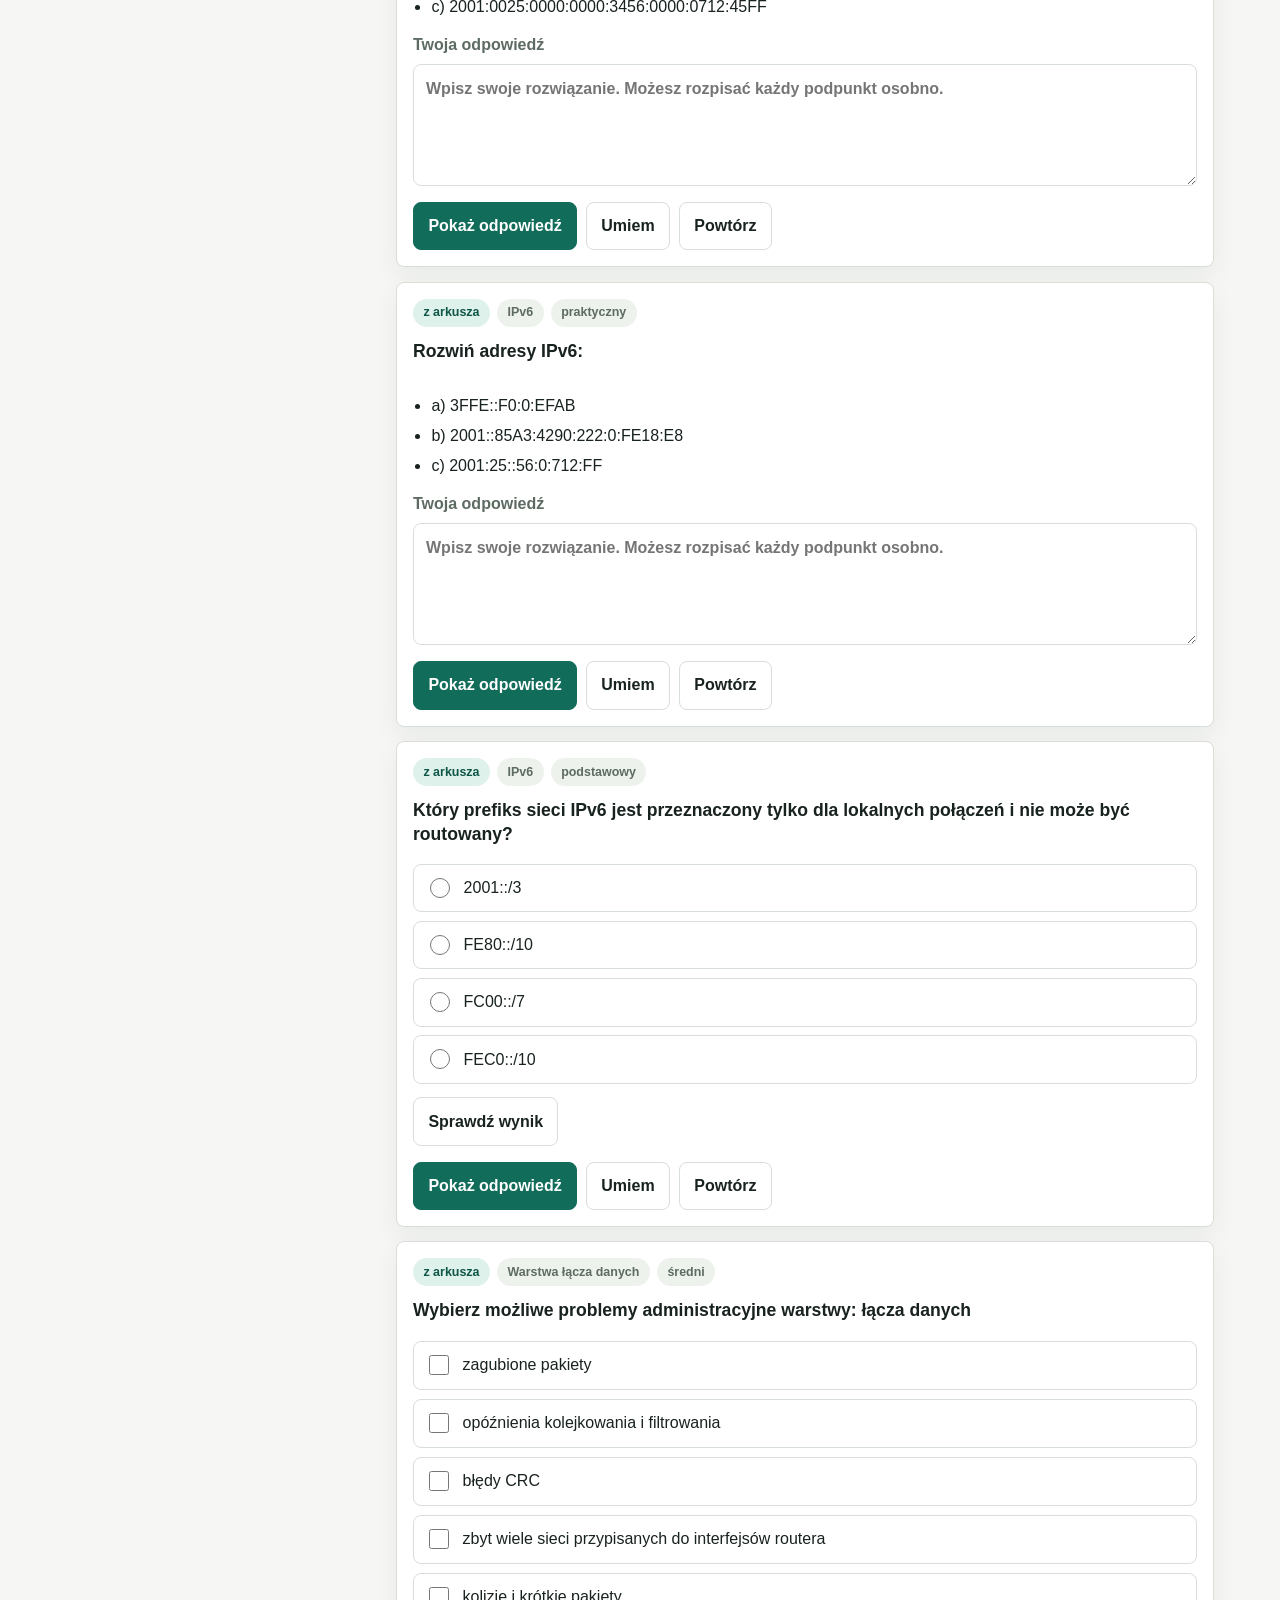
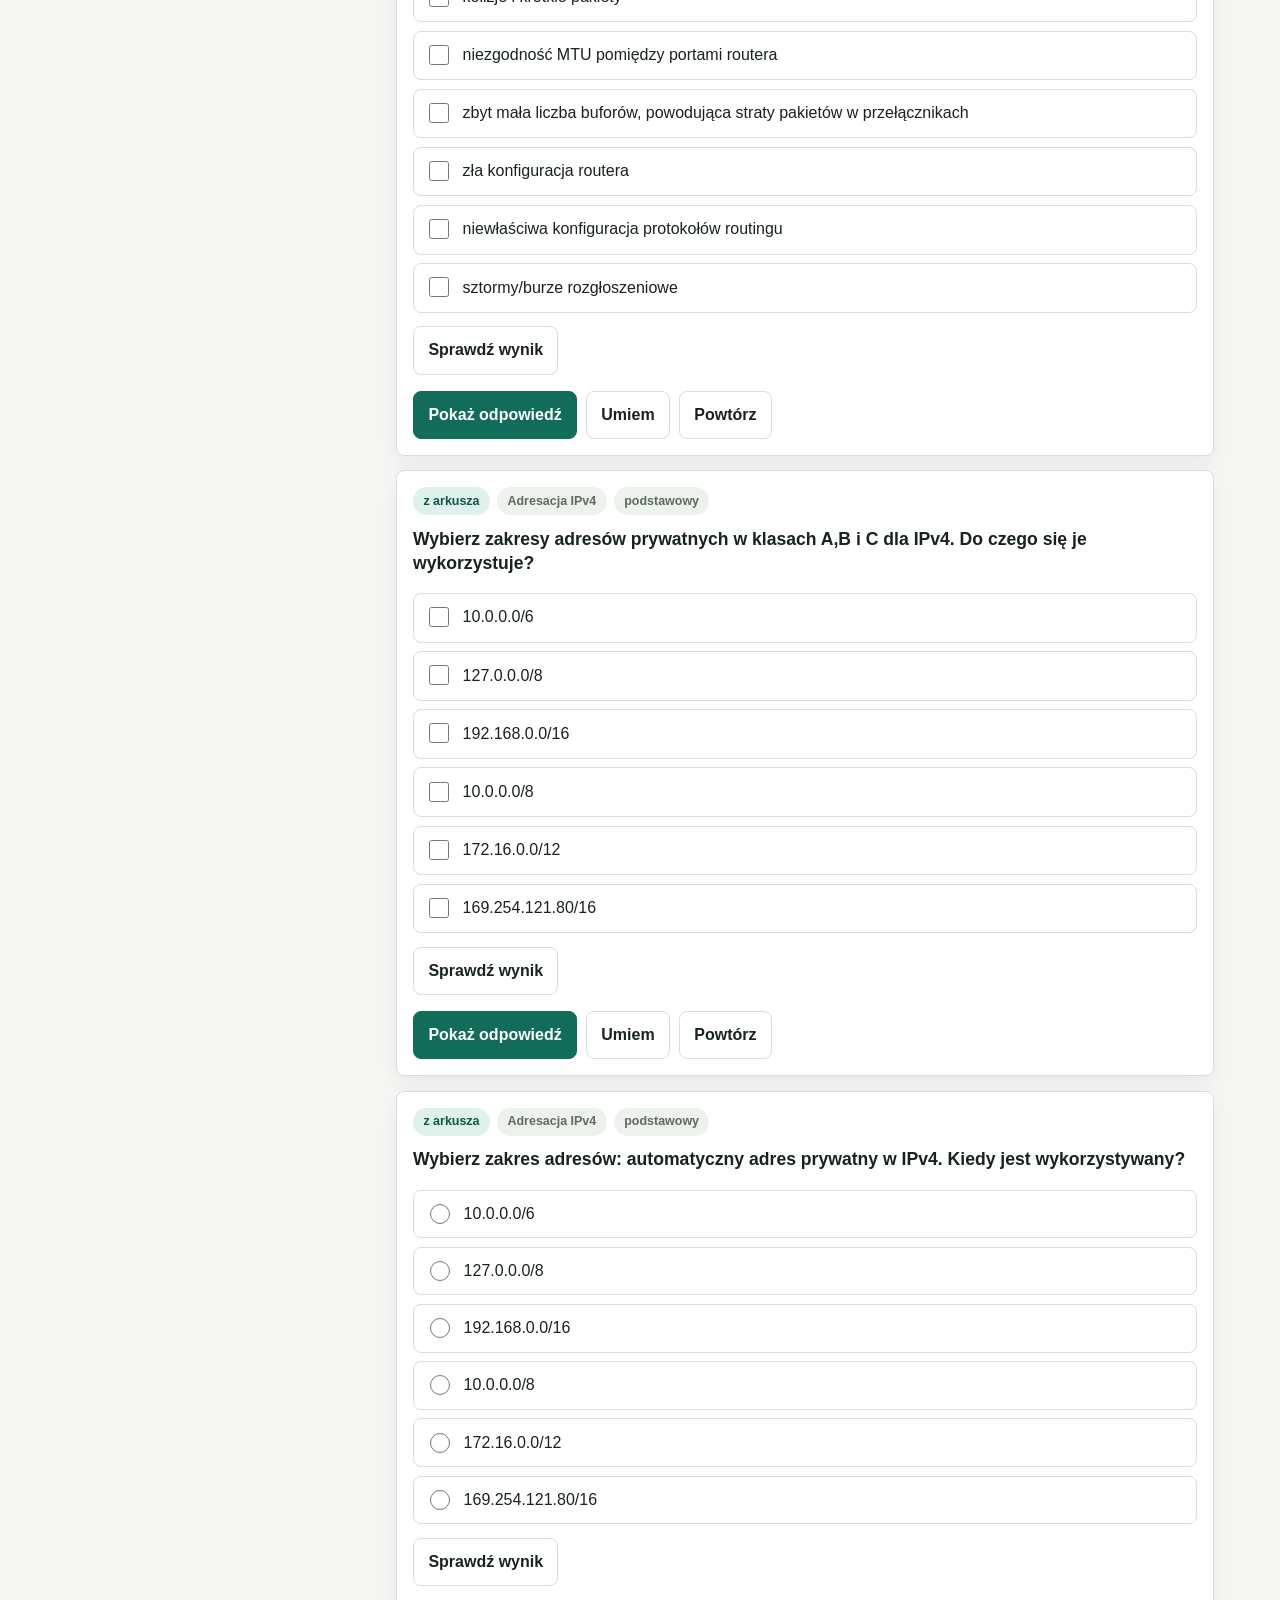
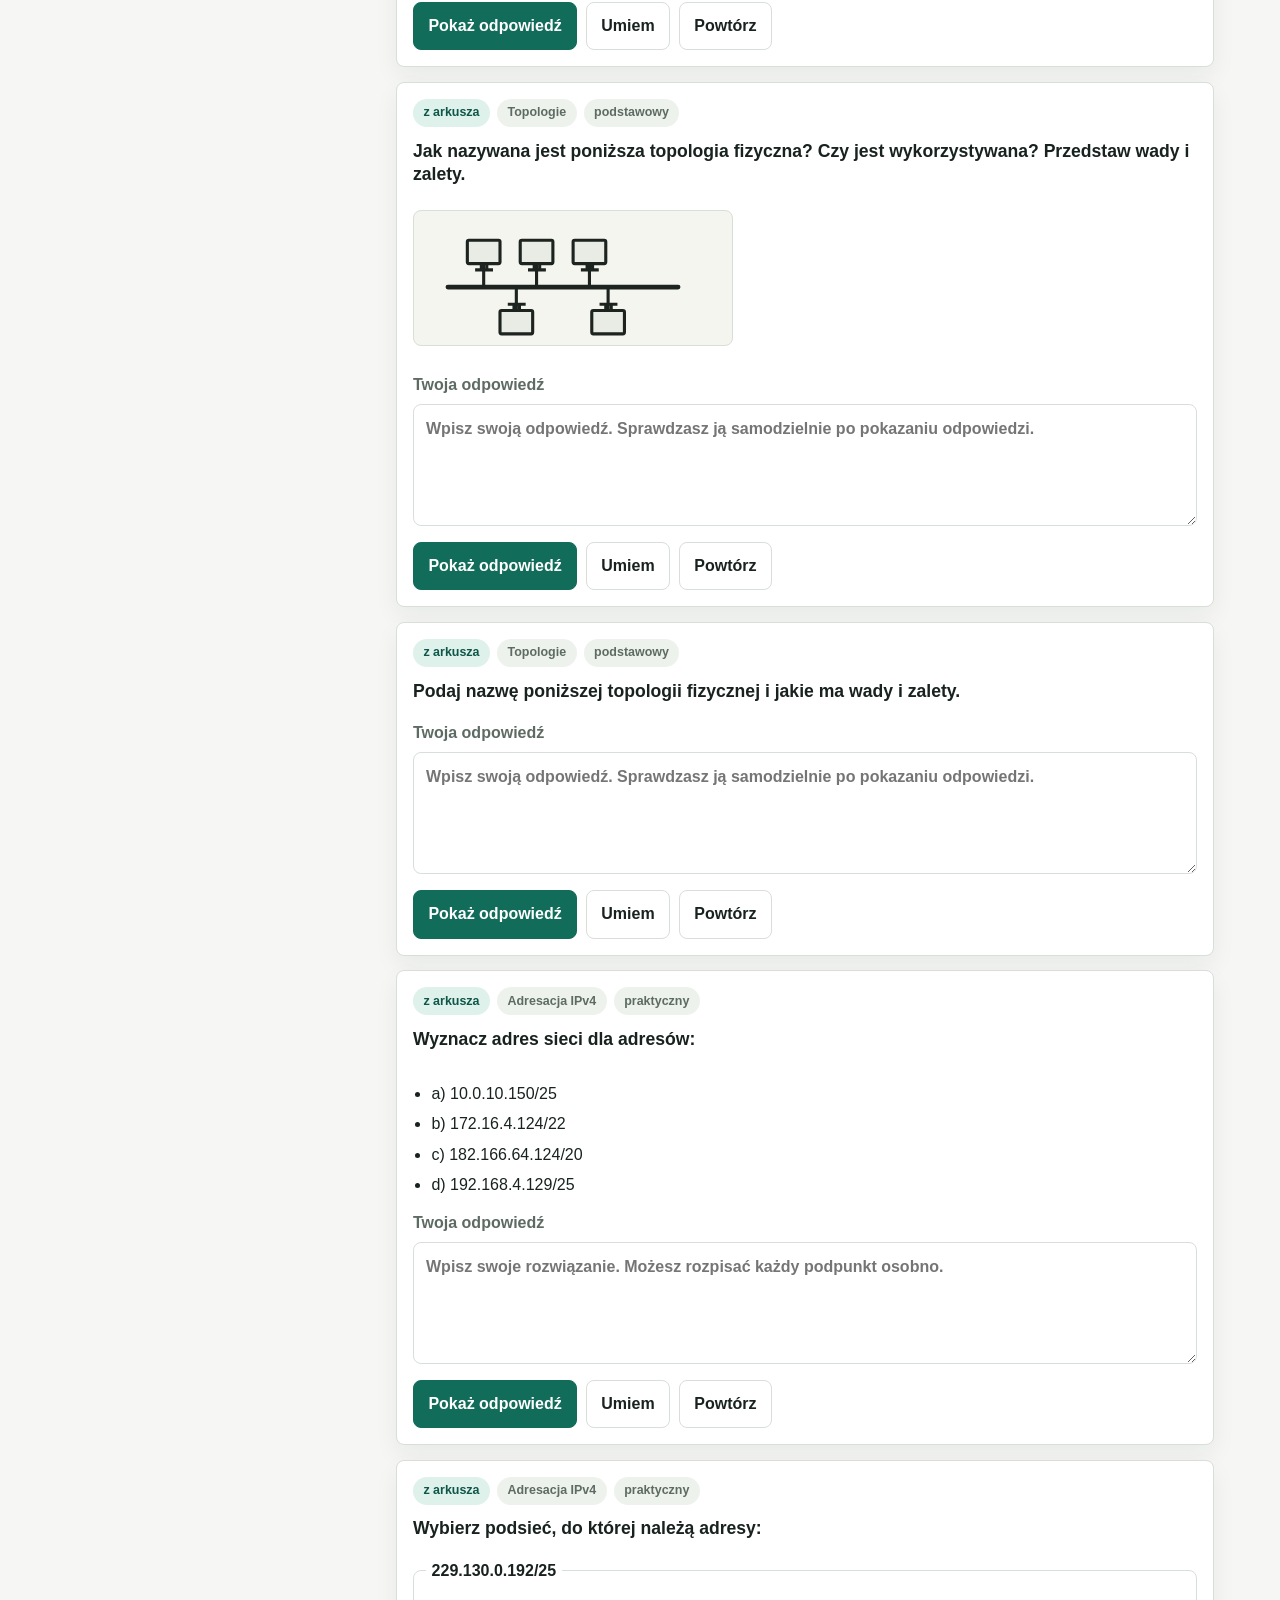
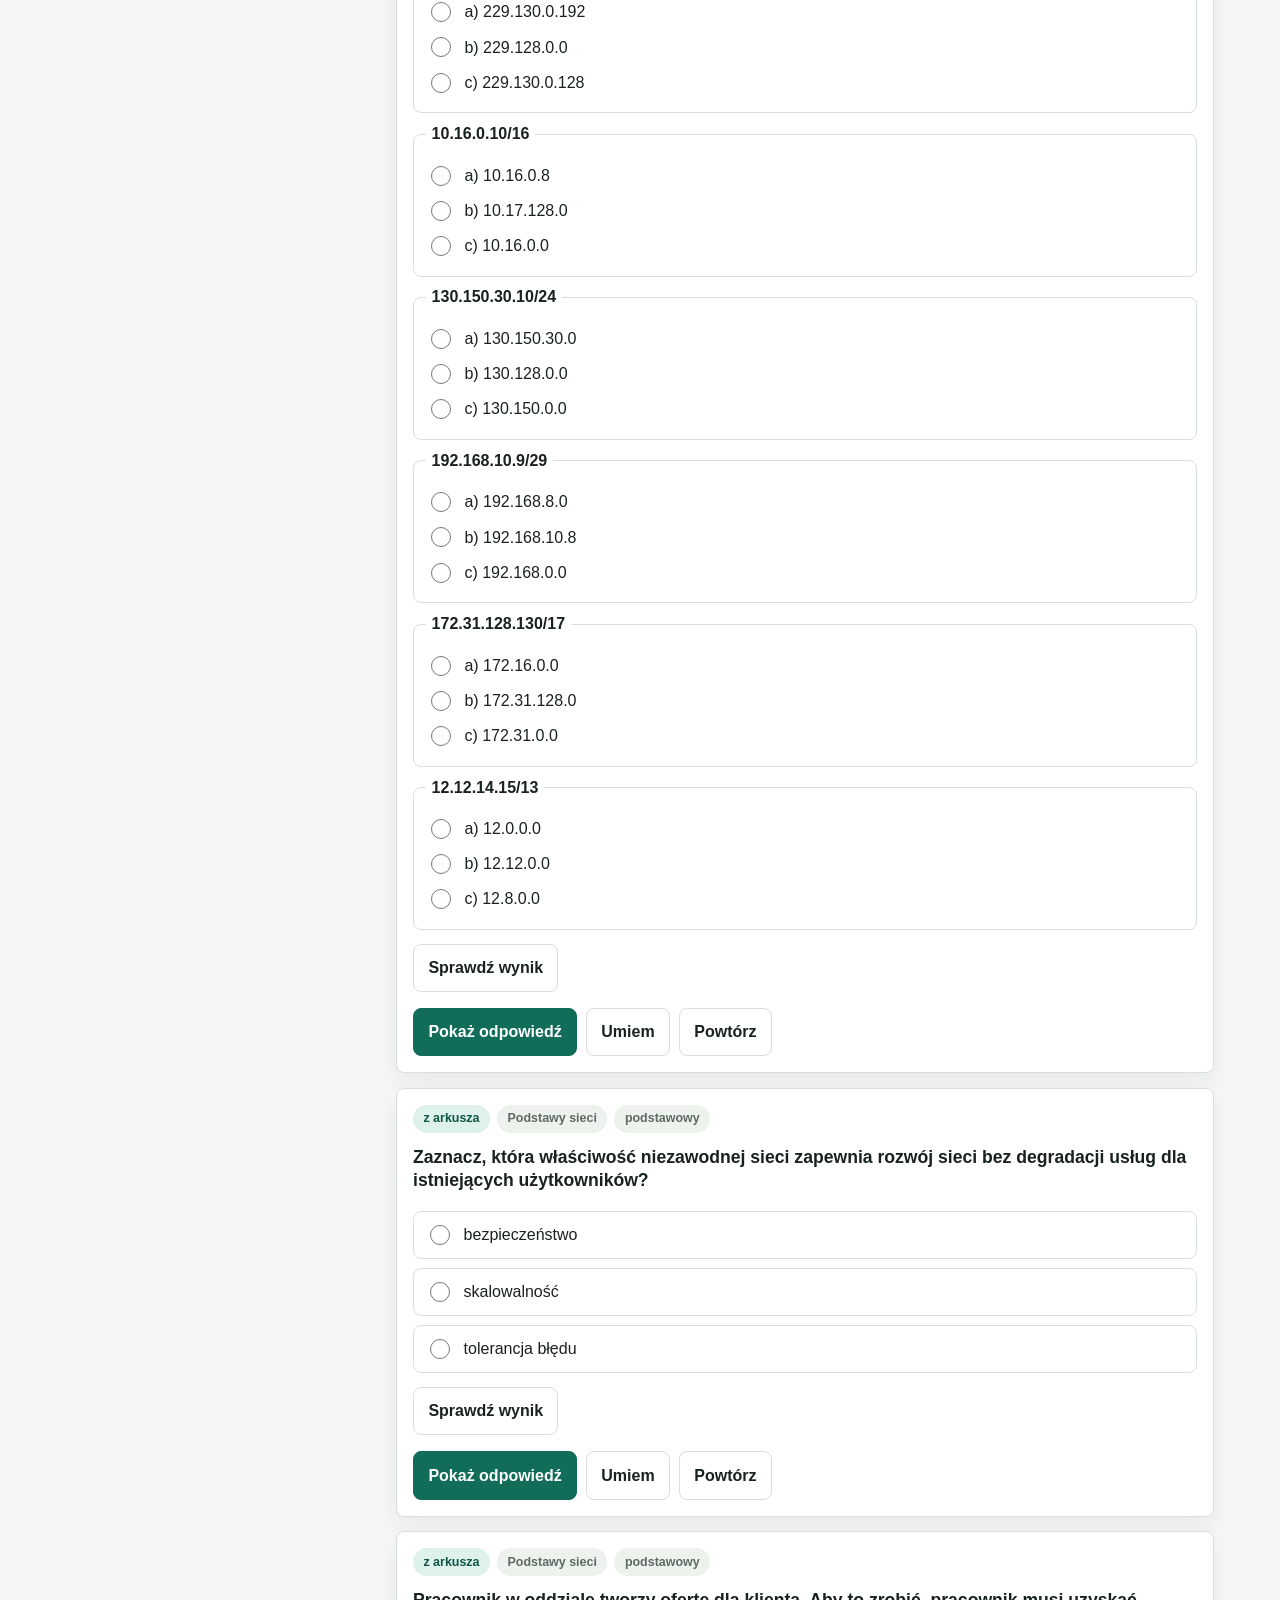
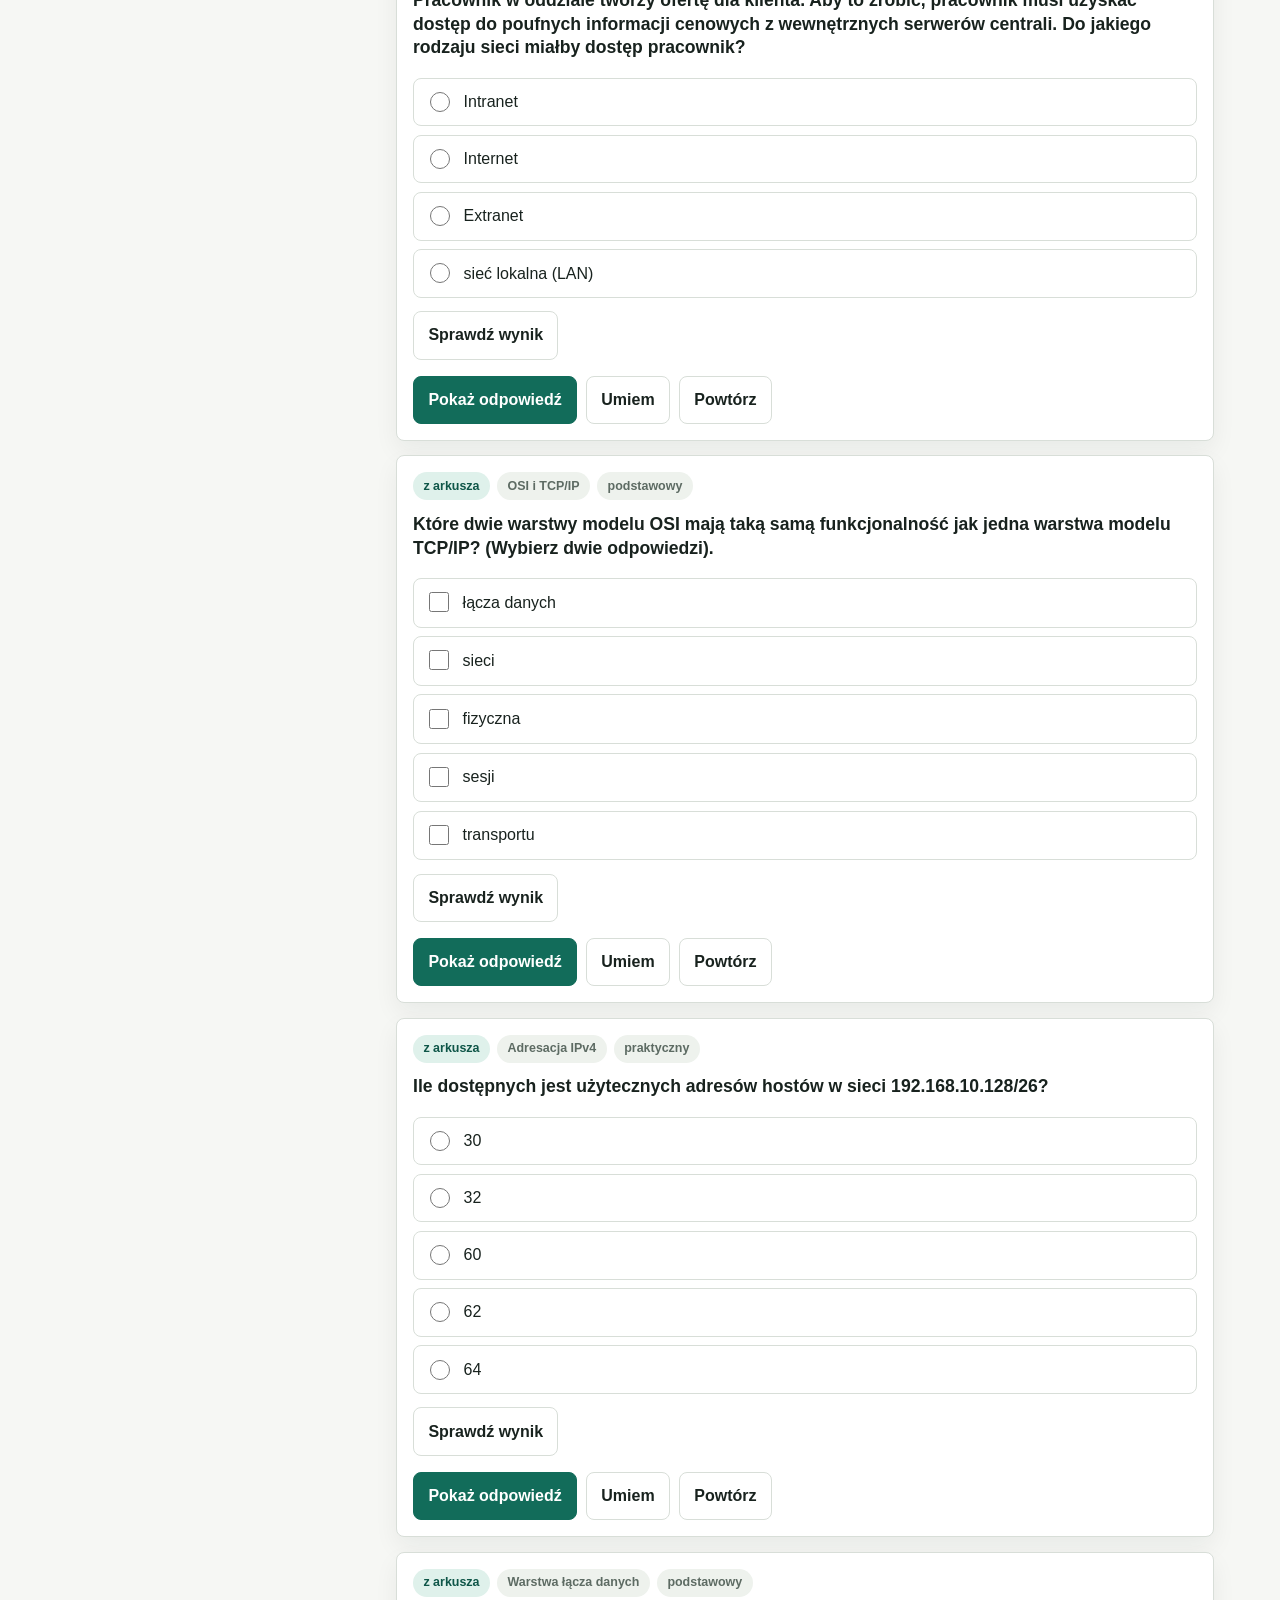
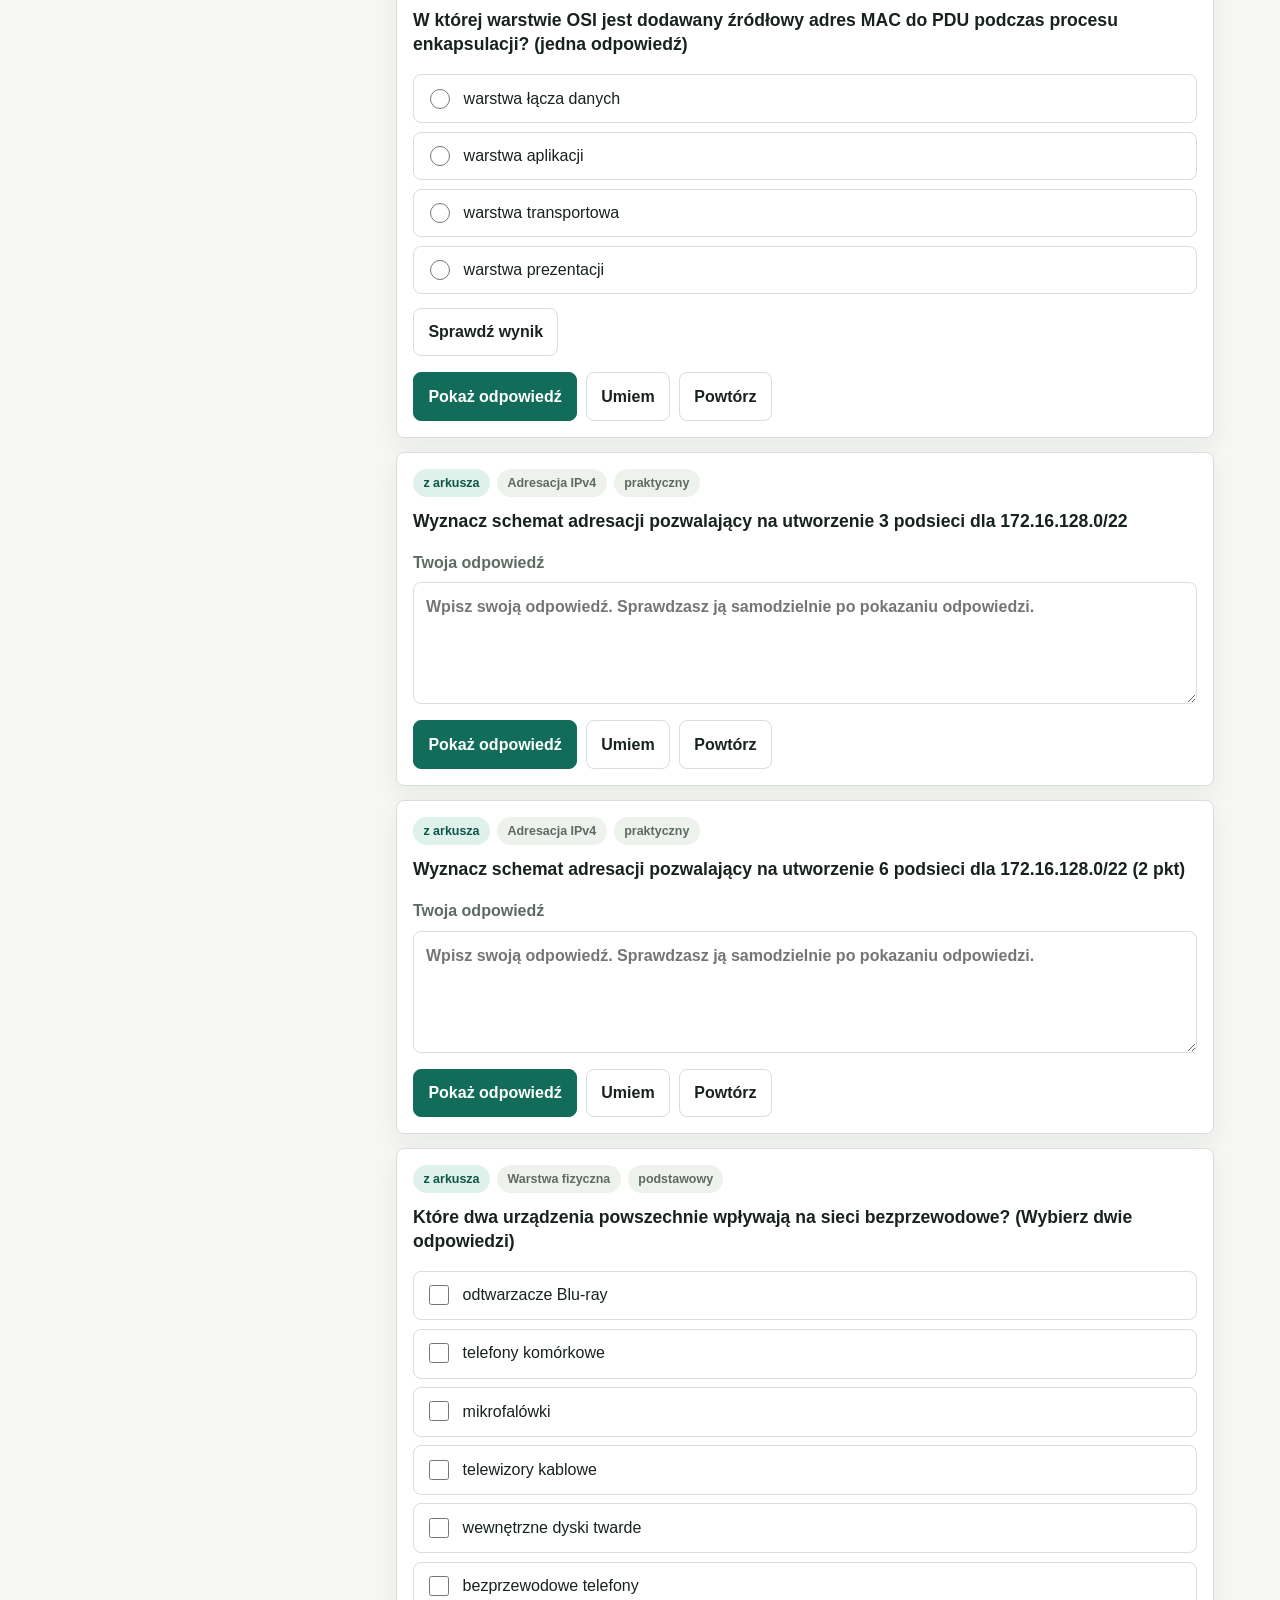
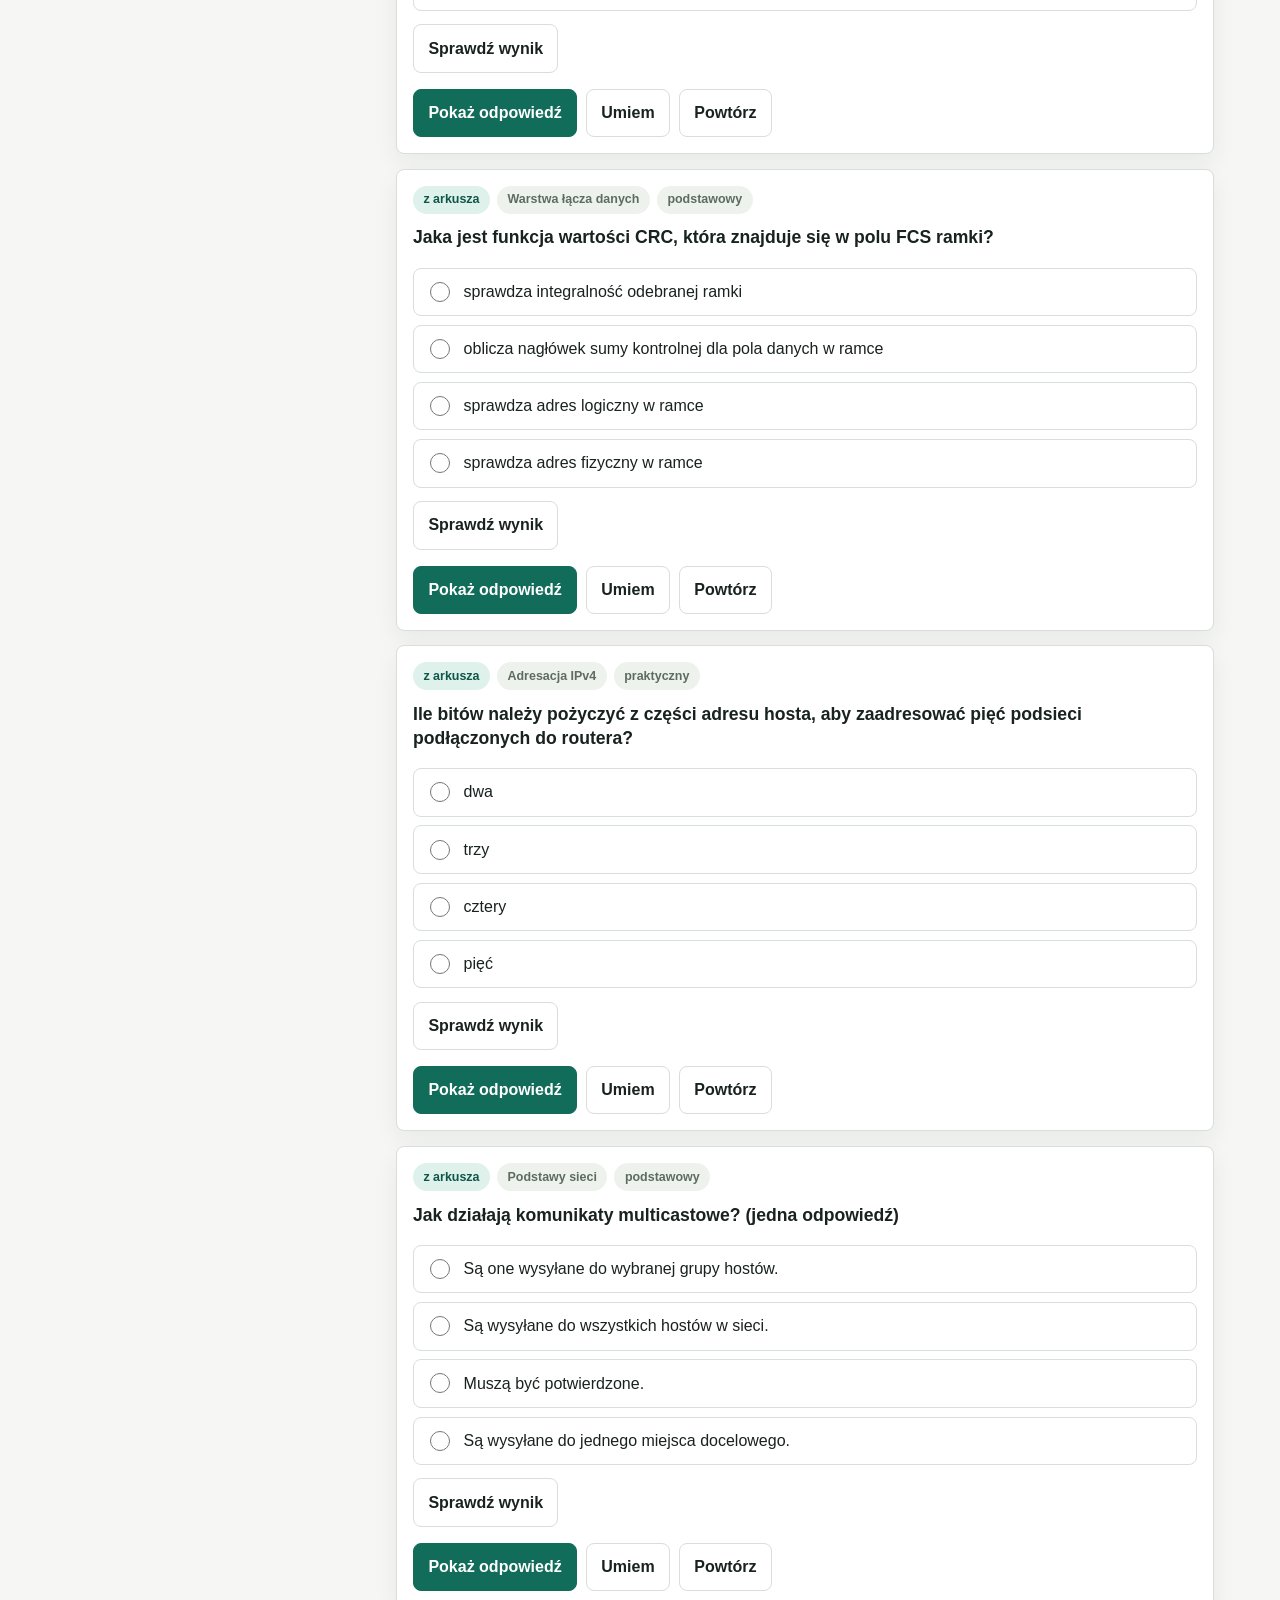
<file: sieci/index.html>
<!doctype html>
<html lang="pl">
  <head>
    <meta charset="utf-8">
    <meta name="viewport" content="width=device-width, initial-scale=1">
    <title>Quiz Kolokwium 2 - Sieci komputerowe</title>
    <meta
      name="description"
      content="Responsywny quiz do nauki na kolokwium z sieci komputerowych: OSI, IPv4, IPv6, VLSM, Ethernet, routing i NAT."
    >
    <link rel="icon" href="data:,">
    <link rel="stylesheet" href="styles.css">
  </head>
  <body>
    <header class="app-header">
      <div class="header-content">
        <div>
          <p class="eyebrow">Kolokwium 2</p>
          <h1>Quiz z sieci komputerowych</h1>
          <p class="lead">
            Pytania z arkuszy są przepisane jako baza nauki. Pytania dopisane są oznaczone tekstem
            „(stworzone przez AI)”.
          </p>
        </div>
        <div class="network-visual" aria-hidden="true">
          <span class="node node-a"></span>
          <span class="node node-b"></span>
          <span class="node node-c"></span>
          <span class="node node-d"></span>
          <span class="node node-e"></span>
          <span class="link link-a"></span>
          <span class="link link-b"></span>
          <span class="link link-c"></span>
          <span class="link link-d"></span>
        </div>
      </div>
    </header>

    <nav class="view-switcher" aria-label="Tryb nauki">
      <button id="quizViewButton" type="button" class="is-active" aria-pressed="true">Quiz</button>
      <button id="flashcardsViewButton" type="button" aria-pressed="false">Fiszki</button>
      <button id="examViewButton" type="button" aria-pressed="false">Egzamin</button>
    </nav>

    <main class="layout">
      <aside id="quizToolbar" class="toolbar" aria-label="Filtry quizu">
        <div class="summary">
          <p class="summary-label">Poziom</p>
          <p>
            Podstawowy i średni. Najwięcej praktyki jest z adresacji IPv4/IPv6, VLSM, OSI i warstwy
            łącza danych.
          </p>
        </div>

        <label class="field">
          <span>Szukaj</span>
          <input id="searchInput" type="search" placeholder="np. VLSM, IPv6, NAT" autocomplete="off">
        </label>

        <label class="field">
          <span>Dział</span>
          <select id="categorySelect"></select>
        </label>

        <label class="field">
          <span>Źródło</span>
          <select id="sourceSelect">
            <option value="all">Wszystkie</option>
            <option value="sheet">Z arkuszy</option>
            <option value="ai">Stworzone przez AI</option>
          </select>
        </label>

        <div class="toggle-row">
          <label>
            <input id="showAnswersToggle" type="checkbox">
            <span>Pokaż wszystkie odpowiedzi</span>
          </label>
          <label>
            <input id="repeatOnlyToggle" type="checkbox">
            <span>Tylko do powtórki</span>
          </label>
        </div>

        <div class="button-row">
          <button id="shuffleButton" type="button">Losuj kolejność</button>
          <button id="resetAnswersButton" type="button">Reset odpowiedzi</button>
          <button id="resetButton" type="button">Reset filtrów</button>
        </div>

        <div class="stats" aria-live="polite">
          <span id="visibleCount">0</span>
          <span>pytań widocznych</span>
        </div>
      </aside>

      <section id="quizArea" class="quiz-area" aria-label="Lista pytań">
        <div class="section-head">
          <div>
            <h2>Pytania do nauki</h2>
            <p id="progressText">Oznaczaj pytania jako „umiem” albo „powtórz”, żeby zawęzić naukę.</p>
          </div>
        </div>
        <div id="questionList" class="question-list"></div>
        <p id="emptyState" class="empty-state" hidden>Brak pytań dla wybranych filtrów.</p>
      </section>

      <section id="flashcardArea" class="flashcards-area" aria-label="Fiszki do nauki" hidden>
        <div class="section-head">
          <div>
            <h2>Fiszki</h2>
            <p>
              Oparte wyłącznie na PDF i oryginalnych pytaniach z arkuszy. Bez pytań AI jako źródła.
            </p>
          </div>
        </div>

        <div class="flashcard-controls">
          <label class="field">
            <span>Szukaj fiszek</span>
            <input id="flashcardSearchInput" type="search" placeholder="np. ARP, NAT, TCP" autocomplete="off">
          </label>

          <label class="field">
            <span>Dział</span>
            <select id="flashcardCategorySelect"></select>
          </label>

          <label class="field">
            <span>Źródło</span>
            <select id="flashcardSourceSelect"></select>
          </label>
        </div>

        <div class="flashcard-stage">
          <p class="flashcard-counter" id="flashcardCounter">0 / 0</p>
          <button id="flashcardCard" class="flashcard-card" type="button" aria-live="polite">
            <span id="flashcardSide" class="flashcard-side">Przód</span>
            <strong id="flashcardFront"></strong>
            <span id="flashcardBack" hidden></span>
          </button>

          <div class="flashcard-actions">
            <button id="prevFlashcardButton" type="button">Poprzednia</button>
            <button id="flipFlashcardButton" type="button">Odwróć</button>
            <button id="nextFlashcardButton" type="button">Następna</button>
            <button id="shuffleFlashcardsButton" type="button">Losuj fiszki</button>
          </div>
        </div>

        <div class="flashcard-list-head">
          <h3>Lista fiszek</h3>
          <p id="flashcardListCount">0 fiszek</p>
        </div>
        <div id="flashcardList" class="flashcard-list"></div>
        <p id="flashcardEmptyState" class="empty-state" hidden>Brak fiszek dla wybranych filtrów.</p>
      </section>

      <section id="examArea" class="exam-area" aria-label="Tryb egzaminacyjny" hidden>
        <div class="section-head">
          <div>
            <h2>Tryb egzaminacyjny</h2>
            <p>
              Wybierz liczbę pytań, rozpocznij losowy zestaw i sprawdź wynik na końcu. Otwarte pytania
              są do samooceny.
            </p>
          </div>
        </div>

        <form id="examSetupForm" class="exam-setup">
          <label class="field">
            <span>Liczba pytań</span>
            <input id="examCountInput" type="number" min="1" value="20" inputmode="numeric">
          </label>
          <button id="startExamButton" type="submit">Rozpocznij egzamin</button>
        </form>

        <div class="exam-status" aria-live="polite">
          <p id="examStatusText">Ustaw liczbę pytań i rozpocznij egzamin.</p>
          <button id="finishExamButton" type="button" hidden>Zakończ i sprawdź</button>
        </div>

        <div id="examResultPanel" class="exam-result" hidden></div>
        <div id="examQuestionList" class="question-list"></div>
        <p id="examEmptyState" class="empty-state">Egzamin nie został jeszcze rozpoczęty.</p>
      </section>
    </main>

    <script src="data.js"></script>
    <script src="app.js"></script>
  </body>
</html>
</file>
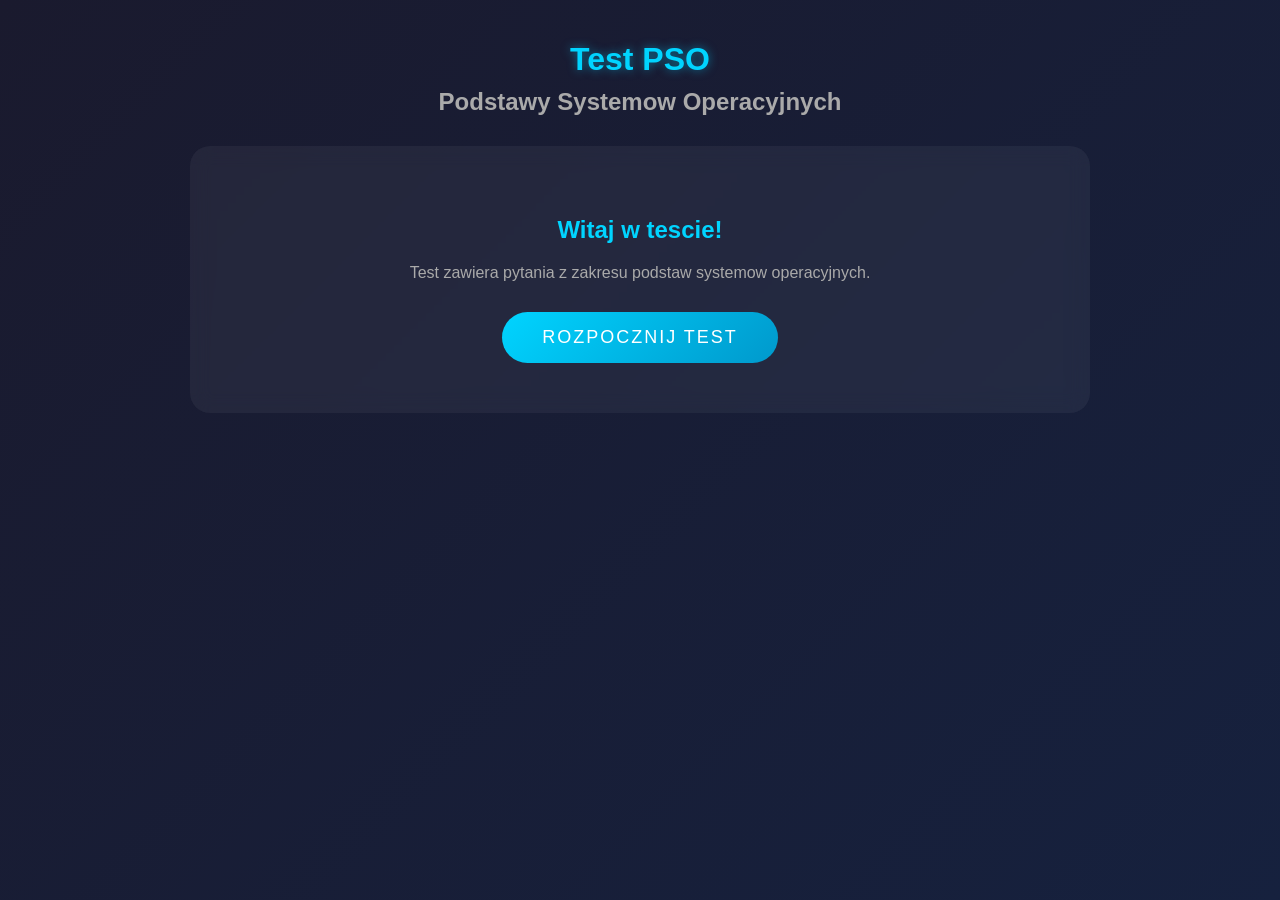
<file: pso/test.html>
<!DOCTYPE html>
<html lang="pl">
<head>
    <meta charset="UTF-8">
    <meta name="viewport" content="width=device-width, initial-scale=1.0">
    <title>Test PSO - Podstawy Systemow Operacyjnych</title>
    <style>
        * {
            box-sizing: border-box;
        }
        
        body {
            font-family: 'Segoe UI', Tahoma, Geneva, Verdana, sans-serif;
            background: linear-gradient(135deg, #1a1a2e 0%, #16213e 100%);
            min-height: 100vh;
            margin: 0;
            padding: 20px;
            color: #fff;
        }
        
        .container {
            max-width: 900px;
            margin: 0 auto;
        }
        
        h1 {
            text-align: center;
            color: #00d4ff;
            text-shadow: 0 0 10px rgba(0, 212, 255, 0.5);
            margin-bottom: 30px;
        }
        
        .start-screen {
            text-align: center;
            padding: 50px;
            background: rgba(255, 255, 255, 0.05);
            border-radius: 20px;
            backdrop-filter: blur(10px);
        }
        
        .start-screen h2 {
            color: #00d4ff;
            margin-bottom: 20px;
        }
        
        .start-screen p {
            color: #aaa;
            margin-bottom: 30px;
        }
        
        .btn {
            background: linear-gradient(135deg, #00d4ff 0%, #0099cc 100%);
            border: none;
            padding: 15px 40px;
            font-size: 18px;
            color: #fff;
            border-radius: 30px;
            cursor: pointer;
            transition: all 0.3s ease;
            text-transform: uppercase;
            letter-spacing: 2px;
        }
        
        .btn:hover {
            transform: translateY(-3px);
            box-shadow: 0 10px 30px rgba(0, 212, 255, 0.4);
        }
        
        .btn:disabled {
            background: #555;
            cursor: not-allowed;
            transform: none;
            box-shadow: none;
        }
        
        .question-card {
            background: rgba(255, 255, 255, 0.05);
            border-radius: 20px;
            padding: 30px;
            margin-bottom: 20px;
            backdrop-filter: blur(10px);
            border: 1px solid rgba(255, 255, 255, 0.1);
            display: none;
        }
        
        .question-card.active {
            display: block;
            animation: fadeIn 0.5s ease;
        }
        
        @keyframes fadeIn {
            from { opacity: 0; transform: translateY(20px); }
            to { opacity: 1; transform: translateY(0); }
        }
        
        .question-number {
            color: #00d4ff;
            font-size: 14px;
            text-transform: uppercase;
            letter-spacing: 2px;
            margin-bottom: 10px;
        }
        
        .question-text {
            font-size: 20px;
            margin-bottom: 20px;
            line-height: 1.6;
        }
        
        .question-image {
            max-width: 100%;
            border-radius: 10px;
            margin-bottom: 20px;
            background: #fff;
            padding: 10px;
        }
        
        .answers {
            display: flex;
            flex-direction: column;
            gap: 12px;
        }
        
        .answer {
            background: rgba(255, 255, 255, 0.05);
            border: 2px solid rgba(255, 255, 255, 0.1);
            border-radius: 12px;
            padding: 15px 20px;
            cursor: pointer;
            transition: all 0.3s ease;
            display: flex;
            align-items: center;
            gap: 15px;
        }
        
        .answer:hover {
            background: rgba(0, 212, 255, 0.1);
            border-color: rgba(0, 212, 255, 0.3);
        }
        
        .answer.selected {
            background: rgba(0, 212, 255, 0.2);
            border-color: #00d4ff;
        }
        
        .answer.correct {
            background: rgba(0, 255, 100, 0.2);
            border-color: #00ff64;
        }
        
        .answer.incorrect {
            background: rgba(255, 50, 50, 0.2);
            border-color: #ff3232;
        }
        
        .answer.missed {
            background: rgba(255, 200, 0, 0.2);
            border-color: #ffc800;
        }
        
        .checkbox {
            width: 24px;
            height: 24px;
            border: 2px solid rgba(255, 255, 255, 0.3);
            border-radius: 6px;
            display: flex;
            align-items: center;
            justify-content: center;
            flex-shrink: 0;
            transition: all 0.3s ease;
        }
        
        .answer.selected .checkbox {
            background: #00d4ff;
            border-color: #00d4ff;
        }
        
        .answer.selected .checkbox::after {
            content: '\2713';
            color: #fff;
            font-weight: bold;
        }
        
        .navigation {
            display: flex;
            justify-content: space-between;
            margin-top: 30px;
            gap: 15px;
        }
        
        .btn-nav {
            background: rgba(255, 255, 255, 0.1);
            border: 2px solid rgba(255, 255, 255, 0.2);
            padding: 12px 30px;
            color: #fff;
            border-radius: 25px;
            cursor: pointer;
            transition: all 0.3s ease;
        }
        
        .btn-nav:hover {
            background: rgba(255, 255, 255, 0.2);
        }
        
        .progress-bar {
            background: rgba(255, 255, 255, 0.1);
            height: 8px;
            border-radius: 4px;
            margin-bottom: 30px;
            overflow: hidden;
        }
        
        .progress-fill {
            background: linear-gradient(90deg, #00d4ff, #00ff64);
            height: 100%;
            border-radius: 4px;
            transition: width 0.3s ease;
        }
        
        .progress-text {
            text-align: center;
            color: #aaa;
            margin-bottom: 10px;
            font-size: 14px;
        }
        
        .results {
            text-align: center;
            padding: 50px;
            background: rgba(255, 255, 255, 0.05);
            border-radius: 20px;
            display: none;
        }
        
        .results.active {
            display: block;
            animation: fadeIn 0.5s ease;
        }
        
        .score {
            font-size: 72px;
            font-weight: bold;
            color: #00d4ff;
            text-shadow: 0 0 30px rgba(0, 212, 255, 0.5);
        }
        
        .score-label {
            font-size: 24px;
            color: #aaa;
            margin-bottom: 30px;
        }
        
        .explanation {
            background: rgba(0, 212, 255, 0.1);
            border-left: 4px solid #00d4ff;
            padding: 15px 20px;
            margin-top: 20px;
            border-radius: 0 10px 10px 0;
            text-align: left;
            display: none;
        }
        
        .explanation.show {
            display: block;
        }
        
        .explanation-title {
            color: #00d4ff;
            font-weight: bold;
            margin-bottom: 10px;
        }
        
        .open-question textarea {
            width: 100%;
            min-height: 150px;
            background: rgba(255, 255, 255, 0.05);
            border: 2px solid rgba(255, 255, 255, 0.1);
            border-radius: 12px;
            padding: 15px;
            color: #fff;
            font-size: 16px;
            resize: vertical;
        }
        
        .open-question textarea:focus {
            outline: none;
            border-color: #00d4ff;
        }
        
        .sample-answer {
            background: rgba(0, 255, 100, 0.1);
            border-left: 4px solid #00ff64;
            padding: 15px 20px;
            margin-top: 20px;
            border-radius: 0 10px 10px 0;
            display: none;
        }
        
        .sample-answer.show {
            display: block;
        }
        
        .legend {
            display: flex;
            gap: 20px;
            justify-content: center;
            margin-top: 20px;
            flex-wrap: wrap;
        }
        
        .legend-item {
            display: flex;
            align-items: center;
            gap: 8px;
            font-size: 14px;
        }
        
        .legend-color {
            width: 20px;
            height: 20px;
            border-radius: 4px;
        }
        
        .legend-color.correct { background: rgba(0, 255, 100, 0.5); }
        .legend-color.incorrect { background: rgba(255, 50, 50, 0.5); }
        .legend-color.missed { background: rgba(255, 200, 0, 0.5); }
        
        .restart-section {
            text-align: center;
            margin-top: 20px;
        }
    </style>
</head>
<body>
    <div class="container">
        <h1>Test PSO</h1>
        <h2 style="text-align: center; color: #aaa; margin-top: -20px; margin-bottom: 30px;">Podstawy Systemow Operacyjnych</h2>
        
        <div class="start-screen" id="startScreen">
            <h2>Witaj w tescie!</h2>
            <p>Test zawiera pytania z zakresu podstaw systemow operacyjnych.</p>
            <button class="btn" id="startBtn">Rozpocznij Test</button>
        </div>
        
        <div id="testArea" style="display: none;">
            <div class="progress-text" id="progressText">Pytanie 1 z 50</div>
            <div class="progress-bar">
                <div class="progress-fill" id="progressFill" style="width: 0%"></div>
            </div>
            
            <div id="questionsContainer"></div>
            
            <div class="navigation">
                <button class="btn-nav" id="prevBtn">&#8592; Poprzednie</button>
                <button class="btn" id="checkBtn">Sprawdz</button>
                <button class="btn-nav" id="nextBtn">Nastepne &#8594;</button>
            </div>
            
            <div class="restart-section">
                <button class="btn-nav" id="restartBtnTest">Zacznij od poczatku</button>
            </div>
        </div>
        
        <div class="results" id="results">
            <h2>Koniec testu!</h2>
            <div class="score" id="finalScore">0%</div>
            <div class="score-label" id="scoreDetails">0 / 50 poprawnych odpowiedzi</div>
            <div class="legend">
                <div class="legend-item"><div class="legend-color correct"></div> Poprawna</div>
                <div class="legend-item"><div class="legend-color incorrect"></div> Bledna</div>
                <div class="legend-item"><div class="legend-color missed"></div> Pominieta poprawna</div>
            </div>
            <br><br>
            <button class="btn" id="restartBtn">Rozpocznij ponownie</button>
            <br><br>
            <button class="btn-nav" id="showAllBtn">Zobacz wszystkie odpowiedzi</button>
        </div>
    </div>

    <script>
        var questions = [
            {
                id: 1,
                question: "Jak dzialal program Monitor?",
                multi: true,
                answers: [
                    { text: "byl programem rezydentnym", correct: true },
                    { text: "wykonywal rekonfiguracje systemu po kazdym zadaniu", correct: false },
                    { text: "zapewnial sterowanie urzadzeniami wejscia wyjscia", correct: false },
                    { text: "zapewnial mozliwosc automatycznego przekazywania sterowania miedzy programami", correct: true },
                    { text: "wykonywal diagnostyke zajetosci pamieci", correct: false }
                ],
                explanation: "Ze slajdow: Rezydentny program monitor. Automatyczne przekazywanie sterowania od jednego zadania do drugiego."
            },
            {
                id: 2,
                question: "Do czego sluzy sekcja krytyczna?",
                multi: false,
                answers: [
                    { text: "pozwala na podzielenie procesu na watki", correct: false },
                    { text: "jest segmentem kodu, w ktorym dokonuje sie modyfikacji wspolnych zmiennych", correct: true },
                    { text: "pozwala na zalogowanie sie uzytkownika", correct: false },
                    { text: "w sekcji krytycznej definiuje sie zakres dostepnej pamieci", correct: false }
                ],
                explanation: "Ze slajdow: Sekcja krytyczna procesu jest segmentem kodu, w ktorym dokonuje sie modyfikacji wspolnych zmiennych."
            },
            {
                id: 3,
                question: "Wybierz okreslenia dot. pamieci operacyjnej?",
                multi: true,
                answers: [
                    { text: "przechowuje dane i programy", correct: true },
                    { text: "jest ulotna", correct: true },
                    { text: "nie jest potrzebna do dzialania systemu komputerowego", correct: false },
                    { text: "jej pojemnosc nie wplywa na dzialanie komputera", correct: false }
                ],
                explanation: "Pamiec operacyjna przechowuje dane i programy, jest ulotna (traci zawartosc po wylaczeniu zasilania), jej pojemnosc wplywa na dzialanie komputera."
            },
            {
                id: 4,
                question: "Wybierz cele zarzadzania pamiecia:",
                multi: true,
                answers: [
                    { text: "zakaz dostepu do obszarow wspoldzielonych", correct: false },
                    { text: "organizacja logiczna i fizyczna pamieci", correct: true },
                    { text: "ochrona zawartosci pamieci", correct: true },
                    { text: "adresowanie komorek pamieci", correct: false },
                    { text: "uniemozliwienie relokacji (przemieszczania) procesow w pamieci", correct: false }
                ],
                explanation: "Cele zarzadzania pamiecia to m.in.: organizacja logiczna i fizyczna pamieci, ochrona zawartosci pamieci, latwy dostep do danych."
            },
            {
                id: 5,
                question: "Co oznacza interakcyjny tryb pracy?",
                multi: false,
                answers: [
                    { text: "praca zgodnie z harmonogramem", correct: false },
                    { text: "wprowadzanie polecen i czekanie na wyniki", correct: true },
                    { text: "diagnostyke wykorzystania CPU", correct: false }
                ],
                explanation: "Interakcyjny tryb pracy to wprowadzanie polecen i czekanie na wyniki (komunikacja uzytkownika z systemem)."
            },
            {
                id: 6,
                question: "Jakie sa korzysci plynace z programowania wielowatkowego:",
                multi: true,
                answers: [
                    { text: "zdolnosc do reagowania", correct: true },
                    { text: "mniejsza dostepna pamiec", correct: false },
                    { text: "dzielenie zasobow miedzy watki", correct: true },
                    { text: "maksymalne obciazenie jednego rdzenia", correct: false }
                ],
                explanation: "Ze slajdow korzysci wielowatkowosci: zdolnosc do reagowania, dzielenie zasobow, oszczednosc, wykorzystanie architektur wieloprocesorowych."
            },
            {
                id: 7,
                question: "Zalety spoolingu, to:",
                multi: false,
                answers: [
                    { text: "latwy dostep do danych w pamieci", correct: false },
                    { text: "mozliwosc pracy wspolbieznej", correct: true },
                    { text: "bezposredni dostep do danych na dysku", correct: false }
                ],
                explanation: "Ze slajdow: Spooling daje mozliwosc buforowania zadan dla urzadzen nie tolerujacych przeplatania danych (np. dla drukarki) - kolejka zadan do wykonania - umozliwia prace wspolbiezna."
            },
            {
                id: 8,
                question: "Co zapewnia wirtualizacja pamieci?",
                multi: false,
                answers: [
                    { text: "utrudniony dostep do danych w pamieci", correct: false },
                    { text: "brak ochrony zawartosci pamieci", correct: false },
                    { text: "organizacja logiczna i fizyczna pamieci", correct: true }
                ],
                explanation: "Ze slajdow: Wirtualizacja pamieci pozwala programiscie widziec znacznie wieksza przestrzen adresowa anizeli wynosi rzeczywista przestrzen adresow - zapewnia organizacje logiczna i fizyczna."
            },
            {
                id: 9,
                question: "Do czego sluzy Blok kontrolny procesu?",
                multi: false,
                answers: [
                    { text: "obecnie nie jest potrzebny", correct: false },
                    { text: "zawiera niezbedne dane dotyczace procesu", correct: true },
                    { text: "zawiera niezbedne dane dotyczace systemu operacyjnego", correct: false },
                    { text: "zawiera informacje dotyczace wszystkich uruchomionych procesow", correct: false }
                ],
                explanation: "Ze slajdow: Kazdy proces jest odwzorowany w S.O. poprzez przypisany jemu blok kontrolny procesu zawierajacy niezbedne dane dotyczace procesu."
            },
            {
                id: 10,
                question: "Jakie zadania realizuje mechanizm stronicowania?",
                multi: true,
                answers: [
                    { text: "dzieli odpowiednie ramki w pamieci glownej", correct: false },
                    { text: "odwzorowuje adresy procesu w numer strony i slowa", correct: true },
                    { text: "przemieszcza strony pomiedzy pamiecia glowna i pomocnicza", correct: true },
                    { text: "sprawdza czy ramka jest w pamieci glownej", correct: false }
                ],
                explanation: "Ze slajdow: Mechanizm stronicowania realizuje dwa zadania: 1. odwzorowuje adresy procesu w numer strony oraz numer slowa na stronie; 2. przesyla strony pomiedzy pamiecia glowna i pomocnicza."
            },
            {
                id: 11,
                question: "Plik wymiany, to:",
                multi: false,
                answers: [
                    { text: "chroniony plik do wymiany danych podczas kopiowania plikow", correct: false },
                    { text: "plik dostepny w przestrzeni systemu operacyjnego, sluzy do zapisu historii zmian w plikach", correct: false },
                    { text: "ukryty plik do zapisu operacji wykonywanych w przestrzeni uzytkownika", correct: false },
                    { text: "plik ukryty, chroniony przez system i uzytkownik nie moze go zmieniac bezposrednio", correct: true }
                ],
                explanation: "Plik wymiany (swap) to plik ukryty, chroniony przez system, sluzacy do rozszerzenia pamieci wirtualnej. Uzytkownik nie moze go bezposrednio modyfikowac."
            },
            {
                id: 12,
                question: "Co opisuje definicja: pozwala programiscie widziec znacznie wieksza przestrzen adresowa (przestrzen nazw) anizeli wynosi rzeczywista przestrzen adresow?",
                multi: false,
                answers: [
                    { text: "pamiec pomocnicza", correct: false },
                    { text: "pamiec stala", correct: false },
                    { text: "pamiec wirtualna", correct: true },
                    { text: "pamiec dyskowa", correct: false }
                ],
                explanation: "To doslowny cytat ze slajdow definiujacy PAMIEC WIRTUALNA."
            },
            {
                id: 13,
                question: "Co oznacza okreslenie Wedrujacy dziennik?",
                multi: false,
                answers: [
                    { text: "Dane dziennika zamieniaja sie w dane pliku po zakonczeniu operacji na dysku", correct: true },
                    { text: "Dane dziennika sa kopiowane na wolne obszary dysku", correct: false },
                    { text: "System ustawia bit zmiany gdy zakonczy operacje na pliku", correct: false },
                    { text: "Mozliwosc zapisu danych w locie", correct: false }
                ],
                explanation: "Ze slajdow (Reiser4): Gdy zapisywanie do dziennika zostaje zakonczone, status bloku w ktorym mamy zapisany dziennik zmienia sie i blok staje sie normalnym elementem systemu plikow."
            },
            {
                id: 15,
                question: "Wybierz okreslenie zaleznosci pomiedzy procesami niezaleznymi:",
                multi: true,
                answers: [
                    { text: "wynik jest powtarzalny, czyli dzialanie da sie powielac", correct: true },
                    { text: "wynik dzialania procesu jest zalezny od stanu innych procesow", correct: false },
                    { text: "stan procesu jest dzielony z innymi procesami", correct: false },
                    { text: "na stan procesu nie wplywa zaden inny proces", correct: true }
                ],
                explanation: "Ze slajdow procesy NIEZALEZNE: Na stan procesu nie wplywa zaden inny proces. Wynik jest powtarzalny, czyli dzialanie da sie powielac."
            },
            {
                id: 16,
                question: "Wybierz wady mikro jadra:",
                multi: true,
                answers: [
                    { text: "Zaimplementowana wielofunkcyjnosc", correct: false },
                    { text: "kolejkowanie dzialan systemu operacyjnego (narzut wydajnosci)", correct: true },
                    { text: "dodawanie funkcjonalnosci rozbudowuje mikro jadro", correct: true },
                    { text: "zaimplementowanych niewiele funkcji systemowych", correct: false },
                    { text: "zla komunikacja z s.o.", correct: false }
                ],
                explanation: "Ze slajdow wady mikrojadra: Dodawanie funkcjonalnosci prowadzi do rozbudowy mikrojadra oraz Wydajnosc - zbudowanie, zakolejkowanie, wyslanie, odebranie, potwierdzenie komunikatu."
            },
            {
                id: 17,
                question: "Wybierz wlasciwie zdefiniowane warunki konieczne do wystapienia blokady:",
                multi: true,
                answers: [
                    { text: "brak wywlaszczen", correct: true },
                    { text: "wzajemne oddzialywanie", correct: false },
                    { text: "przekazywanie cykliczne", correct: false },
                    { text: "niepodzielny zasob (wzajemne wylaczenie)", correct: true },
                    { text: "przetrzymywanie i oczekiwanie", correct: true },
                    { text: "istnienie wywlaszczen", correct: false }
                ],
                explanation: "4 warunki blokady: 1) Wzajemne wylaczenie (niepodzielny zasob), 2) Przetrzymywanie i oczekiwanie, 3) Brak wywlaszczen, 4) Czekanie cykliczne."
            },
            {
                id: 18,
                question: "Graf przydzialu zasobow (patrz obrazek). Stan grafu:",
                multi: true,
                image: "img/punkt-18.png",
                answers: [
                    { text: "z cyklem", correct: true },
                    { text: "bez blokady", correct: true },
                    { text: "z blokada", correct: false },
                    { text: "bez cyklu zakleszczony", correct: false }
                ],
                explanation: "Na grafie widac cykl (P1-Z1, P2-Z1, ale zasoby Z1 i Z2 maja po 2 instancje - widac 2 kropki). Gdy zasob ma wiele instancji, sam cykl NIE gwarantuje blokady. Graf jest Z CYKLEM ale BEZ BLOKADY."
            },
            {
                id: 19,
                question: "Wybierz tablicowe systemy plikow:",
                multi: true,
                answers: [
                    { text: "ext3", correct: false },
                    { text: "exFAT", correct: true },
                    { text: "raiser (ReiserFS)", correct: false },
                    { text: "btrfs", correct: false },
                    { text: "FAT32", correct: true },
                    { text: "NTFS", correct: true }
                ],
                explanation: "Tablicowe systemy plikow to te oparte na tablicach alokacji: FAT32, exFAT, NTFS (MFT). Systemy ext, ReiserFS, btrfs uzywaja innych struktur (i-wezly, drzewa B+)."
            },
            {
                id: 20,
                question: "Wybierz warunki konieczne do wystapienia blokady:",
                multi: true,
                answers: [
                    { text: "wzajemne oddzialywanie", correct: false },
                    { text: "brak wywlaszczen", correct: true },
                    { text: "przetrzymywanie i oczekiwanie", correct: true },
                    { text: "istnienie wywlaszczen", correct: false },
                    { text: "przekazywanie cykliczne", correct: false },
                    { text: "niepodzielny zasob (= wzajemne wylaczenie)", correct: true }
                ],
                explanation: "4 warunki blokady: wzajemne wylaczenie, przetrzymywanie i oczekiwanie, brak wywlaszczen, czekanie cykliczne."
            },
            {
                id: 21,
                question: "Czym wyroznia sie architektura Harwardzka?",
                multi: false,
                answers: [
                    { text: "rozdzielona szyna danych i rozkazow", correct: true },
                    { text: "12 bitowa adresacja pamieci", correct: false },
                    { text: "wspoldzielona szyna danych i rozkazow", correct: false },
                    { text: "dodatkowa szyna PCI", correct: false }
                ],
                explanation: "Architektura Harvarda ma ODDZIELNE szyny dla danych i rozkazow (dwie szyny). Von Neumann ma jedna wspolna szyne."
            },
            {
                id: 22,
                question: "Strategie wymiany zawartosci pamieci dla systemow ze stronicowaniem:",
                multi: true,
                answers: [
                    { text: "najdawniej uzywana strona (LRU - Least Recently Used)", correct: true },
                    { text: "najrzadziej wykorzystywana strona (LFU - Least Frequently Used)", correct: true },
                    { text: "najdawniej zaladowana strona (FIFO)", correct: true },
                    { text: "strona o najwiekszym rozmiarze", correct: false },
                    { text: "zamowiona strona", correct: false }
                ],
                explanation: "Strategie wymiany stron: FIFO (najdawniej zaladowana), LRU (najdawniej uzywana), LFU (najrzadziej uzywana). Rozmiar strony jest staly!"
            },
            {
                id: 23,
                question: "Co opisuje diagram (patrz obrazek)?",
                multi: false,
                image: "img/punkt-23.png",
                answers: [
                    { text: "mozliwe stany procesu od uruchomienia do zakonczenia", correct: true },
                    { text: "stan programu komputerowego", correct: false },
                    { text: "metode uruchomienia procesu", correct: false },
                    { text: "procesy wspolpracujace", correct: false }
                ],
                explanation: "Diagram pokazuje stany procesu: Proces wstrzymany, Proces gotowy, Proces wykonywany oraz przejscia miedzy nimi (od Program w pamieci masowej przez Nowy proces do Koniec procesu)."
            },
            {
                id: 24,
                question: "Co wyroznia tablicowe systemy plikow?",
                multi: false,
                answers: [
                    { text: "Kazdy dysk SSD zawiera tablice MFT", correct: false },
                    { text: "W przypadku uszkodzenia sektora tablicy FAT, odzyskanie danych moze byc niemozliwe", correct: true },
                    { text: "Tablica MFT jest umieszczana na kazdej partycji dysku, bez wzgledu na system plikow", correct: false },
                    { text: "Tablica zawiera nazwy folderow dysku", correct: false }
                ],
                explanation: "Tablicowe systemy plikow (FAT) przechowuja informacje o alokacji w tablicy. Uszkodzenie tablicy FAT moze uniemozliwic odzyskanie danych."
            },
            {
                id: 25,
                question: "Co opisuje slowo dystrybucja w odniesieniu do Linuxa?",
                multi: false,
                answers: [
                    { text: "okresla pore roku wydania dystrybucji", correct: false },
                    { text: "sklada sie z kernela i systemu plikow", correct: false },
                    { text: "zawiera kernel i programy narzedziowe", correct: true },
                    { text: "dystrybucja to rozwiniecie okreslonej linii programistycznej", correct: false }
                ],
                explanation: "Dystrybucja Linuxa to pakiet zawierajacy jadro (kernel) oraz programy narzedziowe (np. Ubuntu, Fedora, Debian)."
            },
            {
                id: 26,
                question: "Co oznacza okreslenie Wedrujacy dziennik? (powtorka)",
                multi: false,
                answers: [
                    { text: "Mozliwosc zapisu danych w locie", correct: false },
                    { text: "Dane dziennika sa kopiowane na wolne obszary dysku", correct: false },
                    { text: "System ustawia bit zmiany gdy zakonczy operacje na pliku", correct: false },
                    { text: "Dane dziennika zamieniaja sie w dane pliku po zakonczeniu operacji na dysku", correct: true }
                ],
                explanation: "Ze slajdow (Reiser4): Gdy zapisywanie do dziennika zostaje zakonczone, status bloku w ktorym mamy zapisany dziennik zmienia sie i blok staje sie normalnym elementem systemu plikow."
            },
            {
                id: 27,
                question: "Co oznacza termin niskopoziomowe formatowanie dysku?",
                multi: false,
                answers: [
                    { text: "podzial na sektory", correct: true },
                    { text: "podzial na klastry", correct: false },
                    { text: "utworzenie struktury katalogow", correct: false },
                    { text: "utworzenie systemu plikow", correct: false }
                ],
                explanation: "Ze slajdow: Formatowanie niskopoziomowe polega na podzieleniu dysku na sektory. Struktura danych sektora sklada sie z naglowka, sekcji danych (najczesciej 512B) i zakonczenia."
            },
            {
                id: 28,
                question: "Na podstawie rysunku (Struktura UNIX) wybierz prawdziwe stwierdzenia:",
                multi: true,
                image: "img/punkt-28.png",
                answers: [
                    { text: "uzytkownicy nie maja dostepu do funkcji systemowych", correct: false },
                    { text: "Uzytkownicy komunikuja sie z systemem przez powloki (shells)", correct: true },
                    { text: "jadro nie udostepnia interfejsu do procesow systemu", correct: false },
                    { text: "jadro, za posrednictwem funkcji systemowych udostepnia system plikow", correct: true },
                    { text: "jadro to wszystko, co znajduje sie ponizej interfejsu funkcji systemowych a powyzej sprzetu", correct: true },
                    { text: "uzytkownik nie ma dostepu do systemu plikow", correct: false },
                    { text: "planowanie przydzialu procesora, zarzadzanie pamiecia oraz inne funkcje systemu sa dostepne za posrednictwem funkcji systemowych", correct: true }
                ],
                explanation: "Rysunek pokazuje strukture UNIX: uzytkownicy - powloki i polecenia - interfejs funkcji systemowych - jadro (system plikow, planowanie CPU, pamiec wirtualna) - sprzetowy interfejs jadra - sprzet."
            },
            {
                id: 29,
                question: "Jaki to model systemu operacyjnego? (patrz obrazek)",
                multi: false,
                image: "img/punkt-29.png",
                answers: [
                    { text: "warstwowego", correct: false },
                    { text: "uslugowego", correct: false },
                    { text: "proceduralnego", correct: false },
                    { text: "monolitycznego", correct: true }
                ],
                explanation: "Rysunek przedstawia system MONOLITYCZNY z trzema poziomami: procedura glowna (pomaranczowa), procedury uslugowe (niebieskie), procedury uzytkowe (jasne). Jest to klasyczny diagram systemu monolitycznego."
            },
            {
                id: 30,
                question: "Dla jakiego systemu plikow pokazano podzial woluminu? (patrz obrazek)",
                multi: false,
                image: "img/punkt-30.png",
                answers: [
                    { text: "NTFS", correct: true },
                    { text: "FAT32", correct: false },
                    { text: "BtrFS", correct: false },
                    { text: "ext2", correct: false }
                ],
                explanation: "Rysunek pokazuje: sektor rozruchowy partycji | glowna tablica plikow (MFT) | pliki systemowe | obszar plikow - to struktura woluminu NTFS."
            },
            {
                id: 31,
                question: "Jaki sposob planowania dostepu do dysku przedstawia rysunek?",
                multi: false,
                image: "img/punkt-31.png",
                answers: [
                    { text: "Planowanie metoda C-SCAN", correct: false },
                    { text: "Planowanie metoda FCFS", correct: false },
                    { text: "Planowanie metoda SSTF", correct: false },
                    { text: "Planowanie metoda SCAN", correct: true }
                ],
                explanation: "Na rysunku glowica startuje z 53, jedzie W LEWO do 0 (obslugujac 37, 14), potem ZAWRACA i jedzie w prawo (65, 67, 98, 122, 124, 183). To algorytm SCAN (winda) - jedzie w jednym kierunku do konca, potem zawraca."
            },
            {
                id: 32,
                question: "Co ilustruje Problem czytelnikow i pisarzy? (pytanie otwarte - wpisz odpowiedz)",
                multi: false,
                open: true,
                sampleAnswer: "Problem czytelnikow i pisarzy ilustruje sytuacje, gdy obiekt danych podlega wspolbieznemu dzieleniu miedzy kilka procesow - czytelnicy moga czytac jednoczesnie, ale pisarz musi miec wylaczny dostep. Problem polega na zagwarantowaniu wylacznosci pisarzy do obiektow, aby uniknac chaosu przy jednoczesnym dostepie pisarza i innego procesu."
            },
            {
                id: 33,
                question: "Czym sa i-wezly?",
                multi: false,
                answers: [
                    { text: "to struktury sterujace przechowujace kluczowe informacje dotyczace danego pliku", correct: true },
                    { text: "to struktury sterujace przechowujace dane i-tego pliku", correct: false },
                    { text: "to struktury sterujace przechowujace prawa dostepu dla danego pliku", correct: false },
                    { text: "to struktury sterujace przechowujace adresy blokow i-tego pliku", correct: false }
                ],
                explanation: "Ze slajdow: i-wezel (wezel indeksowy) to struktura sterujaca zawierajaca kluczowe informacje potrzebne systemowi operacyjnemu dla danego pliku."
            },
            {
                id: 34,
                question: "Jakie zalety ma warstwowy system operacyjny?",
                multi: true,
                answers: [
                    { text: "programy narzedziowe uruchamiane sa w pierwszej kolejnosci", correct: false },
                    { text: "funkcje uzytkownika root sa uruchamiane jako ostatni element systemu", correct: false },
                    { text: "kazda warstwa ma okreslone zadania", correct: true },
                    { text: "program graficzny zawsze jest uruchamiany", correct: false },
                    { text: "przykladowy system, to THE", correct: true },
                    { text: "realizuje modularnosc systemu", correct: true }
                ],
                explanation: "Ze slajdow: System THE jako przyklad systemu warstwowego. Kazda warstwa korzysta z funkcji tylko nizej polozonych warstw - realizuje modularnosc. UWAGA: Warstwa 0 to sprzet, nie jadro!"
            },
            {
                id: 35,
                question: "Co przedstawia powyzszy rysunek? (patrz obrazek)",
                multi: false,
                image: "img/punkt-35.png",
                answers: [
                    { text: "strukture logicznego formatowania dysku", correct: false },
                    { text: "warstwowy system operacyjny", correct: false },
                    { text: "zalety stosowania mikrojader", correct: true },
                    { text: "poziom uruchomienia systemu", correct: false }
                ],
                explanation: "Rysunek przedstawia architekture mikrojadra - widoczne sa: mikrojadro, sprzet oraz procesy klienta, moduly sterujace, serwer plikow, serwer procesow, pamiec wirtualna dzialajace w trybie uzytkownika."
            },
            {
                id: 36,
                question: "Extended File System, to:",
                multi: false,
                answers: [
                    { text: "jedyny system plikow dla DOS", correct: false },
                    { text: "popularny system plikow dla urzadzen przenosnych", correct: false },
                    { text: "popularny system plikow dla Linuxa", correct: true },
                    { text: "popularny system plikow dla IOS", correct: false }
                ],
                explanation: "Ze slajdow: ext - Rozszerzenie systemu plikow, rozwiniete dla OS na jadrze Linux oraz ext2 byl podstawowym i najszerzej uzywanym systemem plikow dla Linuxa."
            },
            {
                id: 37,
                question: "Wybierz nazwy systemow plikow:",
                multi: true,
                answers: [
                    { text: "jefs", correct: false },
                    { text: "Reiser4", correct: true },
                    { text: "Repacke", correct: false },
                    { text: "ntfs", correct: true },
                    { text: "FAT8", correct: false },
                    { text: "Btrfs", correct: true },
                    { text: "ext6", correct: false },
                    { text: "exFAT", correct: true },
                    { text: "FAT32", correct: true }
                ],
                explanation: "Ze slajdow wymienione sa: Reiser4, NTFS, exFAT, FAT32, Btrfs jako istniejace systemy plikow. Nie istnieja: jefs, Repacke, FAT8, ext6."
            },
            {
                id: 38,
                question: "Czego dotyczy okreslenie: 1 komputer-1 uzytkownik - 1 zadanie?",
                multi: false,
                answers: [
                    { text: "pracy na laboratoriach", correct: false },
                    { text: "jednozadaniowego systemu operacyjnego", correct: true },
                    { text: "pracy w konsoli w Windowsie", correct: false },
                    { text: "pracy w terminalu w Linuxie", correct: false }
                ],
                explanation: "Ze slajdow: 1 komputer - 1 uzytkownik - 1 zadanie opisuje system jednozadaniowy, niezapewniajacy ochrony danych, niezarzadzajacy zasobami komputera."
            },
            {
                id: 39,
                question: "Wybierz okreslenie opisujace wirtualny system plikow w Linuxie:",
                multi: true,
                answers: [
                    { text: "Wirtualny system plikow (VFS) zawiera ujednolicony interfejs systemowy dla procesow uzytkownika", correct: true },
                    { text: "W VFS przyjmuje sie, ze pliki to obiekty przechowywane w pamieci masowej komputera", correct: true },
                    { text: "W VFS przyjmuje sie, ze pliki nie sa zapisywane na dysku HDD", correct: false },
                    { text: "VFS pozwala na obsluge tylko jednego systemu plikow", correct: false }
                ],
                explanation: "Ze slajdow: Wirtualny system plikow (VFS) zawiera ujednolicony interfejs systemowy dla procesow uzytkownika oraz W VFS przyjmuje sie, ze pliki to obiekty przechowywane w pamieci masowej komputera."
            },
            {
                id: 42,
                question: "Ktora architektura posiada szyne danych i szyne rozkazow?",
                multi: false,
                answers: [
                    { text: "Architektura von Neumanna", correct: false },
                    { text: "Architektura Harwardzka", correct: true },
                    { text: "Architektura Kalifornijska", correct: false },
                    { text: "Architektura szynowa", correct: false }
                ],
                explanation: "Architektura Harwardzka charakteryzuje sie oddzielnymi szynami (magistralami) dla danych i rozkazow, w przeciwienstwie do architektury von Neumanna, ktora ma wspolna szyne."
            },
            {
                id: 43,
                question: "Jakie sa zalety mikrojadra?",
                multi: true,
                answers: [
                    { text: "ustawianie zadan systemowych w kolejce procesow gotowych", correct: false },
                    { text: "latwosc w kontrolowaniu kodu systemu operacyjnego", correct: true },
                    { text: "niemozliwa przenaszalnosc systemu (na inna architekture)", correct: false },
                    { text: "mozliwosc latwej rozbudowy", correct: true },
                    { text: "wysoka niezawodnosc", correct: true },
                    { text: "jednolity interfejs dla procesow", correct: true }
                ],
                explanation: "Ze slajdow: Zalety: Jednolity interfejs dla procesow, Latwosc w kontrolowaniu kodu systemu operacyjnego, Przenaszalnosc systemu (na inna architekture), Niezawodnosc. Mozliwosc latwej rozbudowy wynika z modularnosci."
            },
            {
                id: 45,
                question: "Wedlug klasyfikacji Flynna, komputery superkomputery, to:",
                multi: false,
                answers: [
                    { text: "SISD (Single Instruction Single Data) - skalarne", correct: false },
                    { text: "MISD (Multiple Instruction Single Data) - strumieniowe", correct: false },
                    { text: "SIMD (Single Instruction Multiple Data) - wektorowe (macierzowe)", correct: false },
                    { text: "MIMD (Multiple Instruction Multiple Data) - rownolegle", correct: true }
                ],
                explanation: "Superkomputery naleza do kategorii MIMD - Multiple Instruction Multiple Data (wielokrotny strumien rozkazow, wielokrotny strumien danych) - rownolegle przetwarzanie."
            },
            {
                id: 46,
                question: "Czy system plikow jest zalezny od systemu operacyjnego? Dlaczego? (pytanie otwarte)",
                multi: false,
                open: true,
                sampleAnswer: "Tak, system plikow jest czesciowo zalezny od systemu operacyjnego, poniewaz kazdy system operacyjny natywnie wspiera okreslone systemy plikow (np. NTFS dla Windows, ext4 dla Linux). Jednak dzieki mechanizmom takim jak VFS (Virtual File System) w Linuxie, jeden system operacyjny moze obslugiwac wiele roznych systemow plikow."
            },
            {
                id: 47,
                question: "Wybierz definicje systemu operacyjnego:",
                multi: true,
                answers: [
                    { text: "Jest to komputer z programem narzedziowym", correct: false },
                    { text: "jest programem, ktory dziala jako posrednik pomiedzy uzytkownikiem a sprzetem komputerowym", correct: true },
                    { text: "jest to specjalny program komputerowy, ktory steruje zarzadza sprzetem", correct: true }
                ],
                explanation: "System operacyjny to program posredniczacy miedzy uzytkownikiem a sprzetem oraz program sterujacy i zarzadzajacy sprzetem komputerowym."
            },
            {
                id: 51,
                question: "Opisz algorytm planowania First Come First Serve (pytanie otwarte)",
                multi: false,
                open: true,
                sampleAnswer: "Algorytm FCFS (First Come First Serve) to najprostszy algorytm planowania, w ktorym procesy sa obslugiwane w kolejnosci ich przybycia do kolejki gotowych. Proces, ktory pierwszy zglosil sie do wykonania, jest pierwszym wykonywanym - dziala na zasadzie kolejki FIFO."
            },
            {
                id: 52,
                question: "Co opisuje ponizszaa definicja? jest zmienna calkowita, ktora jest dostepna za pomoca dwoch operacji: czekaj i sygnalizuj (pytanie otwarte)",
                multi: false,
                open: true,
                sampleAnswer: "Semafor"
            },
            {
                id: 53,
                question: "Wybierz warunki konieczne do wystapienia blokady (wersja pelna):",
                multi: true,
                answers: [
                    { text: "wzajemne oddzialywanie", correct: false },
                    { text: "brak wywlaszczen", correct: true },
                    { text: "przetrzymywanie i oczekiwanie", correct: true },
                    { text: "istnienie wywlaszczen", correct: false },
                    { text: "czekanie cykliczne", correct: true },
                    { text: "niepodzielny zasob (wzajemne wylaczenie)", correct: true }
                ],
                explanation: "Ze slajdow 4 warunki blokady: 1) Wzajemne wylaczenie (niepodzielny zasob), 2) Przetrzymywanie i oczekiwanie, 3) Brak wywlaszczen, 4) Czekanie cykliczne."
            },
            {
                id: 55,
                question: "Watek-proces lekki - jest:",
                multi: true,
                answers: [
                    { text: "procedura wykonywana w kazdym programie", correct: false },
                    { text: "podstawowa jednostka wykorzystania procesora", correct: true },
                    { text: "tworzony w kazdym programie", correct: false },
                    { text: "uzywany w programowaniu wielowatkowym", correct: true }
                ],
                explanation: "Ze slajdow: Watek - proces lekki - jest podstawowa jednostka wykorzystania procesora. Watki sa uzywane w programowaniu wielowatkowym - to ich glowne zastosowanie."
            },
            {
                id: 59,
                question: "Gdzie stosuje sie macierze RAID? (pytanie otwarte)",
                multi: false,
                open: true,
                sampleAnswer: "Macierze RAID sa powszechnie stosowane w rozwiazaniach serwerowych."
            },
            {
                id: 62,
                question: "Do czego sluzy plik dziennika w systemie plikow?",
                multi: false,
                answers: [
                    { text: "do zapisu listy powiazanej adresow plikow", correct: false },
                    { text: "do przechowywania nazw plikow utworzonych przez okreslonego uzytkownika", correct: false },
                    { text: "do zapisu kompletnie zmienionych blokow, zapisywanych na dysk", correct: true },
                    { text: "do zapisywania dziennych operacji na plikach", correct: false }
                ],
                explanation: "Ze slajdow: Do dziennika zapisywane sa kompletne zmienione bloki, ktore maja byc zapisane na dysk."
            }
        ];

        var currentQuestion = 0;
        var userAnswers = [];
        var checked = [];

        function startTest() {
            document.getElementById('startScreen').style.display = 'none';
            document.getElementById('testArea').style.display = 'block';
            renderQuestions();
            showQuestion(0);
        }

        function renderQuestions() {
            var container = document.getElementById('questionsContainer');
            container.innerHTML = '';
            
            for (var i = 0; i < questions.length; i++) {
                var q = questions[i];
                var card = document.createElement('div');
                card.className = 'question-card';
                card.id = 'question-' + i;
                
                var html = '<div class="question-number">Pytanie ' + q.id + '</div>' +
                    '<div class="question-text">' + q.question + '</div>';
                
                if (q.image) {
                    html += '<img src="' + q.image + '" alt="Obrazek do pytania ' + q.id + '" class="question-image">';
                }
                
                if (q.open) {
                    html += '<div class="open-question">' +
                        '<textarea id="open-answer-' + i + '" placeholder="Wpisz swoja odpowiedz..."></textarea>' +
                        '</div>' +
                        '<div class="sample-answer" id="sample-' + i + '">' +
                        '<div class="explanation-title">Przykladowa odpowiedz:</div>' +
                        q.sampleAnswer +
                        '</div>';
                } else {
                    html += '<div class="answers" id="answers-' + i + '">';
                    for (var j = 0; j < q.answers.length; j++) {
                        html += '<div class="answer" data-question="' + i + '" data-answer="' + j + '">' +
                            '<div class="checkbox"></div>' +
                            '<div>' + q.answers[j].text + '</div>' +
                            '</div>';
                    }
                    html += '</div>';
                }
                
                if (q.explanation) {
                    html += '<div class="explanation" id="explanation-' + i + '">' +
                        '<div class="explanation-title">Uzasadnienie:</div>' +
                        q.explanation +
                        '</div>';
                }
                
                card.innerHTML = html;
                container.appendChild(card);
                
                userAnswers[i] = [];
                checked[i] = false;
            }
            
            var answerElements = document.querySelectorAll('.answer');
            for (var k = 0; k < answerElements.length; k++) {
                answerElements[k].addEventListener('click', function() {
                    var qIdx = parseInt(this.getAttribute('data-question'));
                    var aIdx = parseInt(this.getAttribute('data-answer'));
                    selectAnswer(qIdx, aIdx);
                });
            }
        }

        function showQuestion(index) {
            var cards = document.querySelectorAll('.question-card');
            for (var i = 0; i < cards.length; i++) {
                cards[i].classList.remove('active');
            }
            document.getElementById('question-' + index).classList.add('active');
            currentQuestion = index;
            
            updateProgress();
            updateNavButtons();
        }

        function updateProgress() {
            var percent = ((currentQuestion + 1) / questions.length) * 100;
            document.getElementById('progressFill').style.width = percent + '%';
            document.getElementById('progressText').textContent = 'Pytanie ' + (currentQuestion + 1) + ' z ' + questions.length;
        }

        function updateNavButtons() {
            document.getElementById('prevBtn').disabled = currentQuestion === 0;
            document.getElementById('nextBtn').textContent = currentQuestion === questions.length - 1 ? 'Zakoncz \u2192' : 'Nastepne \u2192';
            document.getElementById('checkBtn').disabled = checked[currentQuestion];
        }

        function selectAnswer(qIndex, aIndex) {
            if (checked[qIndex]) return;
            
            var q = questions[qIndex];
            var answers = document.querySelectorAll('[data-question="' + qIndex + '"]');
            
            if (q.multi) {
                var idx = userAnswers[qIndex].indexOf(aIndex);
                if (idx > -1) {
                    userAnswers[qIndex].splice(idx, 1);
                    answers[aIndex].classList.remove('selected');
                } else {
                    userAnswers[qIndex].push(aIndex);
                    answers[aIndex].classList.add('selected');
                }
            } else {
                userAnswers[qIndex] = [aIndex];
                for (var i = 0; i < answers.length; i++) {
                    if (i === aIndex) {
                        answers[i].classList.add('selected');
                    } else {
                        answers[i].classList.remove('selected');
                    }
                }
            }
        }

        function checkAnswer() {
            var q = questions[currentQuestion];
            
            if (q.open) {
                document.getElementById('sample-' + currentQuestion).classList.add('show');
                checked[currentQuestion] = true;
                document.getElementById('checkBtn').disabled = true;
                return;
            }
            
            var answers = document.querySelectorAll('[data-question="' + currentQuestion + '"]');
            
            for (var i = 0; i < answers.length; i++) {
                var isCorrect = q.answers[i].correct;
                var isSelected = userAnswers[currentQuestion].indexOf(i) > -1;
                
                if (isCorrect && isSelected) {
                    answers[i].classList.add('correct');
                } else if (!isCorrect && isSelected) {
                    answers[i].classList.add('incorrect');
                } else if (isCorrect && !isSelected) {
                    answers[i].classList.add('missed');
                }
            }
            
            var explanationEl = document.getElementById('explanation-' + currentQuestion);
            if (explanationEl) {
                explanationEl.classList.add('show');
            }
            checked[currentQuestion] = true;
            document.getElementById('checkBtn').disabled = true;
        }

        function prevQuestion() {
            if (currentQuestion > 0) {
                showQuestion(currentQuestion - 1);
            }
        }

        function nextQuestion() {
            if (currentQuestion < questions.length - 1) {
                showQuestion(currentQuestion + 1);
            } else {
                showResults();
            }
        }

        function showResults() {
            document.getElementById('testArea').style.display = 'none';
            document.getElementById('results').classList.add('active');
            
            var correctCount = 0;
            
            for (var i = 0; i < questions.length; i++) {
                var q = questions[i];
                if (q.open) continue;
                
                var correctAnswers = [];
                for (var j = 0; j < q.answers.length; j++) {
                    if (q.answers[j].correct) {
                        correctAnswers.push(j);
                    }
                }
                
                var userSelected = userAnswers[i] || [];
                
                var isCorrect = correctAnswers.length === userSelected.length;
                if (isCorrect) {
                    for (var k = 0; k < correctAnswers.length; k++) {
                        if (userSelected.indexOf(correctAnswers[k]) === -1) {
                            isCorrect = false;
                            break;
                        }
                    }
                }
                
                if (isCorrect) correctCount++;
            }
            
            var totalGraded = 0;
            for (var m = 0; m < questions.length; m++) {
                if (!questions[m].open) totalGraded++;
            }
            
            var percent = Math.round((correctCount / totalGraded) * 100);
            
            document.getElementById('finalScore').textContent = percent + '%';
            document.getElementById('scoreDetails').textContent = correctCount + ' / ' + totalGraded + ' poprawnych odpowiedzi';
        }

        function restartTest() {
            document.getElementById('results').classList.remove('active');
            document.getElementById('testArea').style.display = 'none';
            document.getElementById('startScreen').style.display = 'block';
            currentQuestion = 0;
            userAnswers = [];
            checked = [];
        }

        function showAllAnswers() {
            document.getElementById('results').classList.remove('active');
            document.getElementById('testArea').style.display = 'block';
            
            for (var i = 0; i < questions.length; i++) {
                if (!checked[i]) {
                    checked[i] = true;
                    var q = questions[i];
                    
                    if (q.open) {
                        document.getElementById('sample-' + i).classList.add('show');
                    } else {
                        var answers = document.querySelectorAll('[data-question="' + i + '"]');
                        for (var j = 0; j < answers.length; j++) {
                            var isCorrect = q.answers[j].correct;
                            var isSelected = userAnswers[i].indexOf(j) > -1;
                            
                            if (isCorrect && isSelected) {
                                answers[j].classList.add('correct');
                            } else if (!isCorrect && isSelected) {
                                answers[j].classList.add('incorrect');
                            } else if (isCorrect && !isSelected) {
                                answers[j].classList.add('missed');
                            }
                        }
                        
                        var explanationEl = document.getElementById('explanation-' + i);
                        if (explanationEl) {
                            explanationEl.classList.add('show');
                        }
                    }
                }
            }
            
            showQuestion(0);
        }

        document.getElementById('startBtn').addEventListener('click', startTest);
        document.getElementById('prevBtn').addEventListener('click', prevQuestion);
        document.getElementById('nextBtn').addEventListener('click', nextQuestion);
        document.getElementById('checkBtn').addEventListener('click', checkAnswer);
        document.getElementById('restartBtn').addEventListener('click', restartTest);
        document.getElementById('restartBtnTest').addEventListener('click', restartTest);
        document.getElementById('showAllBtn').addEventListener('click', showAllAnswers);
    </script>
</body>
</html>
</file>
<file: algorytmy/styles.css>
:root {
  color-scheme: light;
  --bg: #f6f7f4;
  --surface: #ffffff;
  --surface-strong: #eef2ed;
  --text: #18221e;
  --muted: #5d6b63;
  --line: #d8ded8;
  --accent: #126c5a;
  --accent-strong: #0e5648;
  --accent-soft: #dff1eb;
  --amber: #b66a1f;
  --blue: #315f8f;
  --shadow: 0 18px 45px rgba(24, 34, 30, 0.09);
}

* {
  box-sizing: border-box;
}

[hidden] {
  display: none !important;
}

html {
  scroll-behavior: smooth;
}

body {
  margin: 0;
  background: var(--bg);
  color: var(--text);
  font-family: Arial, Helvetica, sans-serif;
  line-height: 1.5;
}

button,
input,
select,
textarea {
  font: inherit;
}

button,
select,
input,
textarea {
  min-height: 44px;
}

button {
  border: 1px solid var(--line);
  border-radius: 8px;
  background: var(--surface);
  color: var(--text);
  cursor: pointer;
  font-weight: 700;
  padding: 0.7rem 0.9rem;
}

button:hover,
button:focus-visible {
  border-color: var(--accent);
  outline: none;
}

button[data-action="toggle-answer"] {
  background: var(--accent);
  border-color: var(--accent);
  color: #fff;
}

button[data-action="toggle-answer"]:hover,
button[data-action="toggle-answer"]:focus-visible {
  background: var(--accent-strong);
}

.app-header {
  background: #17211d;
  color: #fff;
}

.view-switcher {
  display: flex;
  gap: 0.5rem;
  max-width: 1180px;
  margin: 0 auto;
  padding: 1rem 1rem 0;
}

.view-switcher button {
  min-width: 120px;
}

.view-switcher button.is-active {
  background: var(--accent);
  border-color: var(--accent);
  color: #fff;
}

.header-content {
  display: grid;
  grid-template-columns: minmax(0, 1fr) 220px;
  gap: 2rem;
  max-width: 1180px;
  margin: 0 auto;
  padding: 2rem 1rem;
  align-items: center;
}

.eyebrow {
  margin: 0 0 0.4rem;
  color: #9ccfc3;
  font-size: 0.8rem;
  font-weight: 700;
  text-transform: uppercase;
}

h1,
h2,
h3,
p {
  margin-top: 0;
}

h1 {
  margin-bottom: 0.6rem;
  font-size: clamp(2rem, 4vw, 3.4rem);
  line-height: 1.05;
}

h2 {
  margin-bottom: 0.35rem;
}

h3 {
  font-size: 1.1rem;
  line-height: 1.35;
}

.lead {
  max-width: 760px;
  margin-bottom: 0;
  color: #dbe5df;
}

.network-visual {
  position: relative;
  width: 210px;
  height: 150px;
}

.node,
.link {
  position: absolute;
  display: block;
}

.node {
  z-index: 2;
  width: 34px;
  height: 34px;
  border: 3px solid #dcefe8;
  background: #2f8c78;
}

.node-a {
  left: 88px;
  top: 58px;
  background: #f1b45c;
}

.node-b {
  left: 8px;
  top: 10px;
}

.node-c {
  right: 8px;
  top: 10px;
}

.node-d {
  left: 8px;
  bottom: 10px;
}

.node-e {
  right: 8px;
  bottom: 10px;
}

.link {
  z-index: 1;
  height: 3px;
  width: 92px;
  background: #91cdbd;
  transform-origin: left center;
}

.link-a {
  left: 34px;
  top: 43px;
  transform: rotate(31deg);
}

.link-b {
  left: 106px;
  top: 73px;
  transform: rotate(-31deg);
}

.link-c {
  left: 34px;
  top: 107px;
  transform: rotate(-31deg);
}

.link-d {
  left: 106px;
  top: 75px;
  transform: rotate(31deg);
}

.layout {
  display: grid;
  grid-template-columns: 310px minmax(0, 1fr);
  gap: 1.25rem;
  max-width: 1180px;
  margin: 0 auto;
  padding: 1.25rem 1rem 3rem;
}

.toolbar {
  position: sticky;
  top: 1rem;
  align-self: start;
  display: grid;
  gap: 1rem;
  padding: 1rem;
  border: 1px solid var(--line);
  border-radius: 8px;
  background: var(--surface);
  box-shadow: var(--shadow);
}

.summary {
  padding-bottom: 0.85rem;
  border-bottom: 1px solid var(--line);
}

.summary p {
  margin-bottom: 0;
  color: var(--muted);
}

.summary-label {
  color: var(--accent);
  font-weight: 800;
  margin-bottom: 0.25rem;
}

.field {
  display: grid;
  gap: 0.35rem;
  color: var(--muted);
  font-size: 0.92rem;
  font-weight: 700;
}

.field input,
.field select {
  width: 100%;
  border: 1px solid var(--line);
  border-radius: 8px;
  background: #fff;
  color: var(--text);
  padding: 0.65rem 0.75rem;
}

.field input:focus,
.field select:focus {
  border-color: var(--accent);
  outline: 3px solid var(--accent-soft);
}

.toggle-row {
  display: grid;
  gap: 0.7rem;
}

.toggle-row label {
  display: flex;
  gap: 0.55rem;
  align-items: flex-start;
  color: var(--text);
  font-weight: 700;
}

.toggle-row input {
  width: 20px;
  height: 20px;
  min-height: 20px;
  margin-top: 0.1rem;
  accent-color: var(--accent);
}

.button-row {
  display: grid;
  grid-template-columns: 1fr;
  gap: 0.6rem;
}

.stats {
  display: flex;
  gap: 0.35rem;
  align-items: baseline;
  padding: 0.8rem;
  border-radius: 8px;
  background: var(--surface-strong);
  color: var(--muted);
  font-weight: 700;
}

.stats span:first-child {
  color: var(--accent);
  font-size: 1.6rem;
}

.quiz-area {
  min-width: 0;
}

.section-head {
  display: flex;
  justify-content: space-between;
  gap: 1rem;
  margin-bottom: 1rem;
}

.section-head p {
  margin-bottom: 0;
  color: var(--muted);
}

.question-list {
  display: grid;
  gap: 0.9rem;
}

.question-card {
  border: 1px solid var(--line);
  border-radius: 8px;
  background: var(--surface);
  box-shadow: 0 10px 25px rgba(24, 34, 30, 0.06);
  overflow: hidden;
}

.question-card.is-known {
  border-color: #b9d7cf;
}

.question-card.is-repeat {
  border-color: #e0b98d;
}

.question-main {
  padding: 1rem;
}

.meta {
  display: flex;
  flex-wrap: wrap;
  gap: 0.45rem;
  margin-bottom: 0.8rem;
}

.tag {
  display: inline-flex;
  align-items: center;
  min-height: 28px;
  border-radius: 999px;
  padding: 0.25rem 0.65rem;
  background: var(--surface-strong);
  color: var(--muted);
  font-size: 0.78rem;
  font-weight: 800;
}

.tag-ai {
  background: #e5eef8;
  color: var(--blue);
}

.tag-sheet {
  background: var(--accent-soft);
  color: var(--accent-strong);
}

.tag-repeat {
  background: #fff0de;
  color: var(--amber);
}

.tag-known {
  background: #e7f2e4;
  color: #3c6a31;
}

.tag-notatki {
  background: #ece4f8;
  color: #5b3ea8;
}

.options {
  display: grid;
  gap: 0.35rem;
  margin: 0.8rem 0 0;
  padding-left: 1.15rem;
}

.subtasks {
  display: grid;
  gap: 0.4rem;
  margin: 0.8rem 0 0;
  padding-left: 1.15rem;
}

.interactive-block {
  display: grid;
  gap: 0.85rem;
  margin-top: 0.9rem;
}

.choice-list,
.matching-list,
.group-choice-list {
  display: grid;
  gap: 0.55rem;
}

.choice-item {
  display: flex;
  gap: 0.65rem;
  align-items: flex-start;
  border: 1px solid var(--line);
  border-radius: 8px;
  background: #fff;
  padding: 0.7rem;
  cursor: pointer;
}

.choice-item.compact {
  border: 0;
  border-radius: 0;
  padding: 0.35rem 0;
}

.choice-item input {
  width: 20px;
  height: 20px;
  min-height: 20px;
  margin-top: 0.12rem;
  accent-color: var(--accent);
}

.choice-item:focus-within,
.choice-item:hover {
  border-color: var(--accent);
}

.matching-row,
.group-choice {
  border: 1px solid var(--line);
  border-radius: 8px;
  background: #fff;
  padding: 0.75rem;
}

.matching-row {
  display: grid;
  grid-template-columns: minmax(0, 1fr) minmax(160px, 240px);
  gap: 0.75rem;
  align-items: center;
}

.matching-row select {
  width: 100%;
  border: 1px solid var(--line);
  border-radius: 8px;
  background: #fff;
  padding: 0.55rem 0.65rem;
}

.group-choice {
  margin: 0;
}

.group-choice legend {
  padding: 0 0.35rem;
  color: var(--text);
  font-weight: 800;
}

.open-answer {
  display: grid;
  gap: 0.45rem;
  color: var(--muted);
  font-weight: 800;
}

.open-answer textarea {
  width: 100%;
  min-height: 110px;
  resize: vertical;
  border: 1px solid var(--line);
  border-radius: 8px;
  padding: 0.75rem;
  color: var(--text);
  background: #fff;
}

.open-answer textarea:focus,
.matching-row select:focus {
  border-color: var(--accent);
  outline: 3px solid var(--accent-soft);
}

.check-row {
  display: flex;
  flex-wrap: wrap;
  gap: 0.65rem;
  align-items: center;
}

.result {
  margin: 0;
  border-radius: 8px;
  padding: 0.55rem 0.75rem;
  font-weight: 800;
}

.result-ok {
  background: #e7f2e4;
  color: #315f25;
}

.result-bad {
  background: #fff0de;
  color: #8e4f12;
}

.is-correct {
  border-color: #6dad63;
  background: #f0f8ee;
}

.is-wrong {
  border-color: #cf8f8f;
  background: #fff3f3;
}

.uncertainty {
  margin: 0.6rem 0 0;
  border-left: 4px solid var(--amber);
  background: #fff7eb;
  color: #7a4a17;
  padding: 0.65rem 0.75rem;
  font-weight: 700;
}

.answer-panel {
  border-top: 1px solid var(--line);
  background: #fbfcfa;
  padding: 1rem;
}

.answer-grid {
  display: grid;
  gap: 0.85rem;
}

.answer-block h4 {
  margin: 0 0 0.35rem;
  color: var(--accent-strong);
  font-size: 0.95rem;
}

.answer-block p,
.answer-block ul {
  margin-bottom: 0;
}

.answer-list {
  margin: 0;
  padding-left: 1.15rem;
}

.actions {
  display: flex;
  flex-wrap: wrap;
  gap: 0.55rem;
  padding: 0 1rem 1rem;
}

.actions button[aria-pressed="true"] {
  border-color: var(--accent);
  background: var(--accent-soft);
  color: var(--accent-strong);
}

.actions button[data-action="mark-repeat"][aria-pressed="true"] {
  border-color: var(--amber);
  background: #fff0de;
  color: #8e4f12;
}

.empty-state {
  border: 1px dashed var(--line);
  border-radius: 8px;
  padding: 1.2rem;
  color: var(--muted);
  background: var(--surface);
}

.flashcards-area,
.exam-area,
.diagram-area {
  grid-column: 1 / -1;
}

.exam-setup {
  display: grid;
  grid-template-columns: minmax(180px, 260px) auto auto;
  gap: 0.75rem;
  align-items: end;
  margin-bottom: 1rem;
  border: 1px solid var(--line);
  border-radius: 8px;
  background: var(--surface);
  padding: 1rem;
  box-shadow: 0 10px 25px rgba(24, 34, 30, 0.06);
}

.exam-status,
.exam-result {
  display: flex;
  flex-wrap: wrap;
  gap: 0.75rem;
  align-items: center;
  justify-content: space-between;
  margin-bottom: 1rem;
  border: 1px solid var(--line);
  border-radius: 8px;
  background: var(--surface);
  padding: 1rem;
}

.exam-status p,
.exam-result p {
  margin: 0;
  color: var(--muted);
  font-weight: 700;
}

.exam-result {
  display: grid;
  justify-content: stretch;
  background: var(--accent-soft);
}

.exam-result h3 {
  margin-bottom: 0;
  color: var(--accent-strong);
}

.exam-question {
  scroll-margin-top: 1rem;
}

.flashcard-controls {
  display: grid;
  grid-template-columns: minmax(220px, 1.4fr) minmax(180px, 0.8fr) minmax(180px, 0.8fr);
  gap: 0.9rem;
  margin-bottom: 1rem;
  border: 1px solid var(--line);
  border-radius: 8px;
  background: var(--surface);
  padding: 1rem;
  box-shadow: 0 10px 25px rgba(24, 34, 30, 0.06);
}

.flashcard-stage {
  display: grid;
  gap: 0.75rem;
  margin-bottom: 1.1rem;
}

.flashcard-counter {
  margin: 0;
  color: var(--muted);
  font-weight: 800;
}

.flashcard-card {
  display: grid;
  gap: 0.85rem;
  min-height: 250px;
  align-content: center;
  justify-items: center;
  border: 1px solid var(--line);
  border-radius: 8px;
  background: var(--surface);
  box-shadow: var(--shadow);
  padding: 1.4rem;
  text-align: center;
}

.flashcard-card strong {
  max-width: 860px;
  font-size: clamp(1.25rem, 2.4vw, 2rem);
  line-height: 1.35;
}

.flashcard-image {
  display: block;
  width: min(460px, 100%);
  height: auto;
  border: 1px solid var(--line);
  border-radius: 8px;
  background: #ffffff;
  padding: 0.5rem;
}

.flashcard-diagram {
  display: block;
  width: 100%;
  max-width: 560px;
  overflow-x: auto;
  border: 1px solid var(--line);
  border-radius: 8px;
  background: #ffffff;
  padding: 0.6rem;
}

.flashcard-diagram svg {
  display: block;
  margin: 0 auto;
  max-width: 100%;
  height: auto;
}

.flashcard-card span:last-child {
  color: var(--muted);
  font-weight: 700;
}

.flashcard-side {
  border-radius: 999px;
  background: var(--accent-soft);
  color: var(--accent-strong);
  padding: 0.25rem 0.65rem;
  font-size: 0.8rem;
  font-weight: 800;
}

.flashcard-actions {
  display: flex;
  flex-wrap: wrap;
  gap: 0.55rem;
}

.flashcard-list-head {
  display: flex;
  justify-content: space-between;
  gap: 1rem;
  align-items: baseline;
}

.flashcard-list-head h3 {
  margin-bottom: 0.5rem;
}

.flashcard-list-head p {
  margin-bottom: 0;
  color: var(--muted);
  font-weight: 800;
}

.flashcard-list {
  display: grid;
  gap: 0.55rem;
}

.flashcard-list-item {
  display: grid;
  gap: 0.25rem;
  justify-items: start;
  text-align: left;
  border-radius: 8px;
  background: var(--surface);
}

.flashcard-list-item span {
  color: var(--muted);
  font-size: 0.82rem;
}

.flashcard-list-item.is-current {
  border-color: var(--accent);
  background: var(--accent-soft);
}

/* Schematy blokowe */
.diagram-area {
  display: grid;
  gap: 1.1rem;
}

.diagram-panel {
  border: 1px solid var(--line);
  border-radius: 8px;
  background: var(--surface);
  box-shadow: 0 10px 25px rgba(24, 34, 30, 0.06);
  padding: 1.1rem;
}

.diagram-panel h3 {
  margin-bottom: 0.3rem;
}

.panel-sub {
  margin-bottom: 1rem;
  color: var(--muted);
}

.diagram-legend {
  display: grid;
  grid-template-columns: repeat(auto-fit, minmax(250px, 1fr));
  gap: 0.8rem;
}

.diagram-legend-card {
  display: grid;
  grid-template-columns: 150px minmax(0, 1fr);
  gap: 0.8rem;
  align-items: center;
  border: 1px solid var(--line);
  border-radius: 8px;
  background: var(--surface-strong);
  padding: 0.7rem;
}

.diagram-legend-symbol {
  display: flex;
  justify-content: center;
}

.diagram-legend-card h4 {
  margin: 0 0 0.25rem;
  color: var(--accent-strong);
  font-size: 0.98rem;
}

.diagram-legend-card p {
  margin: 0;
  color: var(--muted);
  font-size: 0.88rem;
}

.diagram-palette {
  display: flex;
  flex-wrap: wrap;
  gap: 0.5rem;
  margin-bottom: 1rem;
}

.diagram-palette button {
  background: var(--accent-soft);
  border-color: var(--accent-soft);
  color: var(--accent-strong);
}

.diagram-palette button:hover,
.diagram-palette button:focus-visible {
  border-color: var(--accent);
}

.diagram-builder {
  display: grid;
  grid-template-columns: minmax(0, 1fr) minmax(0, 1fr);
  gap: 1rem;
  align-items: start;
}

.diagram-editor-list {
  display: grid;
  gap: 0.6rem;
}

.diagram-block-row {
  display: grid;
  grid-template-columns: auto minmax(0, 1fr) auto;
  gap: 0.65rem;
  align-items: start;
  border: 1px solid var(--line);
  border-radius: 8px;
  background: #fff;
  padding: 0.6rem;
}

.diagram-block-badge {
  display: inline-flex;
  align-items: center;
  text-align: center;
  min-height: 28px;
  max-width: 92px;
  border-radius: 6px;
  padding: 0.3rem 0.5rem;
  font-size: 0.74rem;
  font-weight: 800;
  line-height: 1.15;
}

.badge-terminator {
  background: var(--accent);
  color: #fff;
}

.badge-io {
  background: #e5eef8;
  color: var(--blue);
}

.badge-process {
  background: var(--surface-strong);
  color: var(--accent-strong);
}

.badge-decision {
  background: #fff0de;
  color: var(--amber);
}

.badge-connector {
  background: var(--accent-soft);
  color: var(--accent-strong);
}

.diagram-block-fields {
  display: grid;
  gap: 0.5rem;
  min-width: 0;
}

.diagram-block-fields input {
  width: 100%;
  border: 1px solid var(--line);
  border-radius: 8px;
  background: #fff;
  color: var(--text);
  padding: 0.55rem 0.65rem;
}

.diagram-block-fields input:focus,
.diagram-decision-extra select:focus {
  border-color: var(--accent);
  outline: 3px solid var(--accent-soft);
}

.diagram-decision-extra {
  display: grid;
  grid-template-columns: minmax(110px, 0.6fr) minmax(0, 1.4fr);
  gap: 0.5rem;
}

.diagram-decision-extra label {
  display: grid;
  gap: 0.25rem;
  color: var(--muted);
  font-size: 0.78rem;
  font-weight: 700;
}

.diagram-decision-extra select {
  width: 100%;
  border: 1px solid var(--line);
  border-radius: 8px;
  background: #fff;
  color: var(--text);
  padding: 0.5rem 0.55rem;
}

.diagram-loop-field {
  display: grid;
  gap: 0.25rem;
  color: var(--muted);
  font-size: 0.78rem;
  font-weight: 700;
}

.diagram-loop-field select {
  width: 100%;
  border: 1px solid var(--line);
  border-radius: 8px;
  background: #fff;
  color: var(--text);
  padding: 0.5rem 0.55rem;
}

.diagram-loop-field select:focus {
  border-color: var(--accent);
  outline: 3px solid var(--accent-soft);
}

.diagram-block-controls {
  display: flex;
  flex-direction: column;
  gap: 0.3rem;
}

.diagram-block-controls button {
  min-height: 32px;
  min-width: 38px;
  padding: 0.2rem 0.4rem;
}

.diagram-block-controls button:disabled {
  opacity: 0.4;
  cursor: not-allowed;
}

.diagram-builder-actions {
  display: flex;
  flex-wrap: wrap;
  gap: 0.5rem;
  margin-top: 0.9rem;
}

.diagram-empty {
  border: 1px dashed var(--line);
  border-radius: 8px;
  padding: 1rem;
  color: var(--muted);
  background: var(--surface);
  margin: 0;
}

.diagram-feedback {
  margin-top: 0.9rem;
  border: 1px solid var(--line);
  border-radius: 8px;
  background: #fbfcfa;
  padding: 0.8rem 0.9rem;
}

.diagram-feedback h4 {
  margin: 0 0 0.5rem;
  color: var(--accent-strong);
  font-size: 0.95rem;
}

.diagram-feedback ul {
  margin: 0;
  padding-left: 1.1rem;
  display: grid;
  gap: 0.3rem;
}

.diagram-feedback-ok {
  color: #315f25;
}

.diagram-feedback-warn {
  color: #8e4f12;
}

.diagram-preview {
  position: sticky;
  top: 1rem;
  border: 1px solid var(--line);
  border-radius: 8px;
  background: var(--surface-strong);
  padding: 0.8rem;
}

.diagram-preview-label {
  margin: 0 0 0.6rem;
  color: var(--muted);
  font-weight: 800;
  font-size: 0.82rem;
  text-transform: uppercase;
  letter-spacing: 0.03em;
}

.diagram-canvas {
  overflow-x: auto;
  display: flex;
  justify-content: flex-start;
  border-radius: 6px;
  background: #fff;
  padding: 0.6rem;
}

.flowchart-svg {
  max-width: 100%;
  height: auto;
}

.diagram-task-body {
  margin-top: 0.8rem;
  display: grid;
  gap: 0.8rem;
}

.diagram-task-prompt {
  margin: 0;
  font-weight: 700;
}

.diagram-hint {
  border: 1px solid var(--line);
  border-radius: 8px;
  background: #fff7eb;
  padding: 0.5rem 0.75rem;
}

.diagram-hint summary {
  cursor: pointer;
  font-weight: 800;
  color: #8e4f12;
}

.diagram-hint p {
  margin: 0.6rem 0 0;
  color: #7a4a17;
}

.diagram-task-actions {
  display: flex;
  flex-wrap: wrap;
  gap: 0.5rem;
}

.diagram-solution .diagram-canvas {
  background: #fff;
}

.diagram-sort-note {
  margin: 0.2rem 0 1rem;
  border-left: 4px solid var(--accent);
  background: var(--accent-soft);
  color: var(--accent-strong);
  padding: 0.6rem 0.8rem;
  font-weight: 600;
}

.diagram-sort-recon,
.diagram-sort-model {
  margin-top: 1rem;
  border: 1px solid var(--line);
  border-radius: 8px;
  background: #fbfcfa;
  padding: 0.9rem;
}

.diagram-sort-head {
  display: flex;
  flex-wrap: wrap;
  justify-content: space-between;
  align-items: center;
  gap: 0.6rem;
}

.diagram-sort-head h4 {
  margin: 0;
  color: var(--accent-strong);
}

.diagram-sort-actions {
  display: flex;
  flex-wrap: wrap;
  gap: 0.45rem;
}

.diagram-sort-actions button {
  min-height: 38px;
  padding: 0.4rem 0.7rem;
}

#sortCheckButton {
  background: var(--accent);
  border-color: var(--accent);
  color: #fff;
}

#sortCheckButton:hover,
#sortCheckButton:focus-visible {
  background: var(--accent-strong);
}

.diagram-sort-hint {
  margin: 0.5rem 0 0.8rem;
  color: var(--muted);
  font-size: 0.9rem;
}

.diagram-sort-list {
  display: grid;
  gap: 0.5rem;
}

.diagram-sort-item {
  display: grid;
  grid-template-columns: auto auto minmax(0, 1fr) auto;
  gap: 0.6rem;
  align-items: center;
  border: 1px solid var(--line);
  border-radius: 8px;
  background: #fff;
  padding: 0.55rem 0.65rem;
}

.diagram-sort-number {
  display: inline-flex;
  align-items: center;
  justify-content: center;
  width: 26px;
  height: 26px;
  border-radius: 999px;
  background: var(--surface-strong);
  color: var(--muted);
  font-weight: 800;
  font-size: 0.85rem;
}

.diagram-sort-text {
  min-width: 0;
  font-weight: 600;
}

.diagram-sort-controls {
  display: flex;
  gap: 0.3rem;
}

.diagram-sort-controls button {
  min-height: 34px;
  min-width: 38px;
  padding: 0.2rem 0.45rem;
}

.diagram-sort-controls button:disabled {
  opacity: 0.4;
  cursor: not-allowed;
}

.diagram-sort-item.is-correct {
  border-color: #6dad63;
  background: #f0f8ee;
}

.diagram-sort-item.is-wrong {
  border-color: #cf8f8f;
  background: #fff3f3;
}

@media (max-width: 860px) {
  .header-content {
    grid-template-columns: 1fr;
  }

  .network-visual {
    display: none;
  }

  .layout {
    grid-template-columns: 1fr;
  }

  .toolbar {
    position: static;
  }

  .flashcard-controls,
  .exam-setup {
    grid-template-columns: 1fr;
  }

  .diagram-builder {
    grid-template-columns: 1fr;
  }

  .diagram-preview {
    position: static;
  }

  .diagram-legend-card {
    grid-template-columns: 1fr;
    justify-items: center;
    text-align: center;
  }
}

@media (max-width: 520px) {
  .header-content {
    padding: 1.6rem 1rem;
  }

  .layout {
    padding-inline: 0.75rem;
  }

  .question-main,
  .answer-panel {
    padding: 0.85rem;
  }

  .actions {
    padding-inline: 0.85rem;
  }

  .actions button,
  .button-row button,
  .check-row button,
  .view-switcher button,
  .flashcard-actions button,
  .exam-setup button,
  .exam-status button {
    width: 100%;
  }

  .view-switcher,
  .flashcard-actions,
  .exam-status {
    flex-direction: column;
  }

  .flashcard-card {
    min-height: 220px;
    padding: 1rem;
  }

  .matching-row {
    grid-template-columns: 1fr;
  }

  .diagram-sort-item {
    grid-template-columns: auto minmax(0, 1fr) auto;
  }

  .diagram-sort-item .diagram-block-badge {
    display: none;
  }

  .diagram-decision-extra {
    grid-template-columns: 1fr;
  }
}
</file>
<file: sieci/styles.css>
:root {
  color-scheme: light;
  --bg: #f6f7f4;
  --surface: #ffffff;
  --surface-strong: #eef2ed;
  --text: #18221e;
  --muted: #5d6b63;
  --line: #d8ded8;
  --accent: #126c5a;
  --accent-strong: #0e5648;
  --accent-soft: #dff1eb;
  --amber: #b66a1f;
  --blue: #315f8f;
  --shadow: 0 18px 45px rgba(24, 34, 30, 0.09);
}

* {
  box-sizing: border-box;
}

[hidden] {
  display: none !important;
}

html {
  scroll-behavior: smooth;
}

body {
  margin: 0;
  background: var(--bg);
  color: var(--text);
  font-family: Arial, Helvetica, sans-serif;
  line-height: 1.5;
}

button,
input,
select,
textarea {
  font: inherit;
}

button,
select,
input,
textarea {
  min-height: 44px;
}

button {
  border: 1px solid var(--line);
  border-radius: 8px;
  background: var(--surface);
  color: var(--text);
  cursor: pointer;
  font-weight: 700;
  padding: 0.7rem 0.9rem;
}

button:hover,
button:focus-visible {
  border-color: var(--accent);
  outline: none;
}

button[data-action="toggle-answer"] {
  background: var(--accent);
  border-color: var(--accent);
  color: #fff;
}

button[data-action="toggle-answer"]:hover,
button[data-action="toggle-answer"]:focus-visible {
  background: var(--accent-strong);
}

.app-header {
  background: #17211d;
  color: #fff;
}

.view-switcher {
  display: flex;
  gap: 0.5rem;
  max-width: 1180px;
  margin: 0 auto;
  padding: 1rem 1rem 0;
}

.view-switcher button {
  min-width: 120px;
}

.view-switcher button.is-active {
  background: var(--accent);
  border-color: var(--accent);
  color: #fff;
}

.header-content {
  display: grid;
  grid-template-columns: minmax(0, 1fr) 220px;
  gap: 2rem;
  max-width: 1180px;
  margin: 0 auto;
  padding: 2rem 1rem;
  align-items: center;
}

.eyebrow {
  margin: 0 0 0.4rem;
  color: #9ccfc3;
  font-size: 0.8rem;
  font-weight: 700;
  text-transform: uppercase;
}

h1,
h2,
h3,
p {
  margin-top: 0;
}

h1 {
  margin-bottom: 0.6rem;
  font-size: clamp(2rem, 4vw, 3.4rem);
  line-height: 1.05;
}

h2 {
  margin-bottom: 0.35rem;
}

h3 {
  font-size: 1.1rem;
  line-height: 1.35;
}

.lead {
  max-width: 760px;
  margin-bottom: 0;
  color: #dbe5df;
}

.network-visual {
  position: relative;
  width: 210px;
  height: 150px;
}

.node,
.link {
  position: absolute;
  display: block;
}

.node {
  z-index: 2;
  width: 34px;
  height: 34px;
  border: 3px solid #dcefe8;
  background: #2f8c78;
}

.node-a {
  left: 88px;
  top: 58px;
  background: #f1b45c;
}

.node-b {
  left: 8px;
  top: 10px;
}

.node-c {
  right: 8px;
  top: 10px;
}

.node-d {
  left: 8px;
  bottom: 10px;
}

.node-e {
  right: 8px;
  bottom: 10px;
}

.link {
  z-index: 1;
  height: 3px;
  width: 92px;
  background: #91cdbd;
  transform-origin: left center;
}

.link-a {
  left: 34px;
  top: 43px;
  transform: rotate(31deg);
}

.link-b {
  left: 106px;
  top: 73px;
  transform: rotate(-31deg);
}

.link-c {
  left: 34px;
  top: 107px;
  transform: rotate(-31deg);
}

.link-d {
  left: 106px;
  top: 75px;
  transform: rotate(31deg);
}

.layout {
  display: grid;
  grid-template-columns: 310px minmax(0, 1fr);
  gap: 1.25rem;
  max-width: 1180px;
  margin: 0 auto;
  padding: 1.25rem 1rem 3rem;
}

.toolbar {
  position: sticky;
  top: 1rem;
  align-self: start;
  display: grid;
  gap: 1rem;
  padding: 1rem;
  border: 1px solid var(--line);
  border-radius: 8px;
  background: var(--surface);
  box-shadow: var(--shadow);
}

.summary {
  padding-bottom: 0.85rem;
  border-bottom: 1px solid var(--line);
}

.summary p {
  margin-bottom: 0;
  color: var(--muted);
}

.summary-label {
  color: var(--accent);
  font-weight: 800;
  margin-bottom: 0.25rem;
}

.field {
  display: grid;
  gap: 0.35rem;
  color: var(--muted);
  font-size: 0.92rem;
  font-weight: 700;
}

.field input,
.field select {
  width: 100%;
  border: 1px solid var(--line);
  border-radius: 8px;
  background: #fff;
  color: var(--text);
  padding: 0.65rem 0.75rem;
}

.field input:focus,
.field select:focus {
  border-color: var(--accent);
  outline: 3px solid var(--accent-soft);
}

.toggle-row {
  display: grid;
  gap: 0.7rem;
}

.toggle-row label {
  display: flex;
  gap: 0.55rem;
  align-items: flex-start;
  color: var(--text);
  font-weight: 700;
}

.toggle-row input {
  width: 20px;
  height: 20px;
  min-height: 20px;
  margin-top: 0.1rem;
  accent-color: var(--accent);
}

.button-row {
  display: grid;
  grid-template-columns: 1fr;
  gap: 0.6rem;
}

.stats {
  display: flex;
  gap: 0.35rem;
  align-items: baseline;
  padding: 0.8rem;
  border-radius: 8px;
  background: var(--surface-strong);
  color: var(--muted);
  font-weight: 700;
}

.stats span:first-child {
  color: var(--accent);
  font-size: 1.6rem;
}

.quiz-area {
  min-width: 0;
}

.section-head {
  display: flex;
  justify-content: space-between;
  gap: 1rem;
  margin-bottom: 1rem;
}

.section-head p {
  margin-bottom: 0;
  color: var(--muted);
}

.question-list {
  display: grid;
  gap: 0.9rem;
}

.question-card {
  border: 1px solid var(--line);
  border-radius: 8px;
  background: var(--surface);
  box-shadow: 0 10px 25px rgba(24, 34, 30, 0.06);
  overflow: hidden;
}

.question-card.is-known {
  border-color: #b9d7cf;
}

.question-card.is-repeat {
  border-color: #e0b98d;
}

.question-main {
  padding: 1rem;
}

.meta {
  display: flex;
  flex-wrap: wrap;
  gap: 0.45rem;
  margin-bottom: 0.8rem;
}

.tag {
  display: inline-flex;
  align-items: center;
  min-height: 28px;
  border-radius: 999px;
  padding: 0.25rem 0.65rem;
  background: var(--surface-strong);
  color: var(--muted);
  font-size: 0.78rem;
  font-weight: 800;
}

.tag-ai {
  background: #e5eef8;
  color: var(--blue);
}

.tag-sheet {
  background: var(--accent-soft);
  color: var(--accent-strong);
}

.tag-repeat {
  background: #fff0de;
  color: var(--amber);
}

.tag-known {
  background: #e7f2e4;
  color: #3c6a31;
}

.options {
  display: grid;
  gap: 0.35rem;
  margin: 0.8rem 0 0;
  padding-left: 1.15rem;
}

.subtasks {
  display: grid;
  gap: 0.4rem;
  margin: 0.8rem 0 0;
  padding-left: 1.15rem;
}

.question-figure {
  display: inline-flex;
  margin: 0.35rem 0 0.75rem;
  border: 1px solid var(--line);
  border-radius: 8px;
  background: #f4f5ef;
  padding: 0.55rem;
}

.question-figure img {
  display: block;
  width: min(280px, 100%);
  height: auto;
}

.interactive-block {
  display: grid;
  gap: 0.85rem;
  margin-top: 0.9rem;
}

.choice-list,
.matching-list,
.group-choice-list {
  display: grid;
  gap: 0.55rem;
}

.choice-item {
  display: flex;
  gap: 0.65rem;
  align-items: flex-start;
  border: 1px solid var(--line);
  border-radius: 8px;
  background: #fff;
  padding: 0.7rem;
  cursor: pointer;
}

.choice-item.compact {
  border: 0;
  border-radius: 0;
  padding: 0.35rem 0;
}

.choice-item input {
  width: 20px;
  height: 20px;
  min-height: 20px;
  margin-top: 0.12rem;
  accent-color: var(--accent);
}

.choice-item:focus-within,
.choice-item:hover {
  border-color: var(--accent);
}

.matching-row,
.group-choice {
  border: 1px solid var(--line);
  border-radius: 8px;
  background: #fff;
  padding: 0.75rem;
}

.matching-row {
  display: grid;
  grid-template-columns: minmax(0, 1fr) minmax(160px, 240px);
  gap: 0.75rem;
  align-items: center;
}

.matching-row select {
  width: 100%;
  border: 1px solid var(--line);
  border-radius: 8px;
  background: #fff;
  padding: 0.55rem 0.65rem;
}

.group-choice {
  margin: 0;
}

.group-choice legend {
  padding: 0 0.35rem;
  color: var(--text);
  font-weight: 800;
}

.open-answer {
  display: grid;
  gap: 0.45rem;
  color: var(--muted);
  font-weight: 800;
}

.open-answer textarea {
  width: 100%;
  min-height: 110px;
  resize: vertical;
  border: 1px solid var(--line);
  border-radius: 8px;
  padding: 0.75rem;
  color: var(--text);
  background: #fff;
}

.open-answer textarea:focus,
.matching-row select:focus {
  border-color: var(--accent);
  outline: 3px solid var(--accent-soft);
}

.check-row {
  display: flex;
  flex-wrap: wrap;
  gap: 0.65rem;
  align-items: center;
}

.result {
  margin: 0;
  border-radius: 8px;
  padding: 0.55rem 0.75rem;
  font-weight: 800;
}

.result-ok {
  background: #e7f2e4;
  color: #315f25;
}

.result-bad {
  background: #fff0de;
  color: #8e4f12;
}

.is-correct {
  border-color: #6dad63;
  background: #f0f8ee;
}

.is-wrong {
  border-color: #cf8f8f;
  background: #fff3f3;
}

.uncertainty {
  margin: 0.6rem 0 0;
  border-left: 4px solid var(--amber);
  background: #fff7eb;
  color: #7a4a17;
  padding: 0.65rem 0.75rem;
  font-weight: 700;
}

.answer-panel {
  border-top: 1px solid var(--line);
  background: #fbfcfa;
  padding: 1rem;
}

.answer-grid {
  display: grid;
  gap: 0.85rem;
}

.answer-block h4 {
  margin: 0 0 0.35rem;
  color: var(--accent-strong);
  font-size: 0.95rem;
}

.answer-block p,
.answer-block ul {
  margin-bottom: 0;
}

.answer-list {
  margin: 0;
  padding-left: 1.15rem;
}

.actions {
  display: flex;
  flex-wrap: wrap;
  gap: 0.55rem;
  padding: 0 1rem 1rem;
}

.actions button[aria-pressed="true"] {
  border-color: var(--accent);
  background: var(--accent-soft);
  color: var(--accent-strong);
}

.actions button[data-action="mark-repeat"][aria-pressed="true"] {
  border-color: var(--amber);
  background: #fff0de;
  color: #8e4f12;
}

.empty-state {
  border: 1px dashed var(--line);
  border-radius: 8px;
  padding: 1.2rem;
  color: var(--muted);
  background: var(--surface);
}

.flashcards-area,
.exam-area {
  grid-column: 1 / -1;
}

.exam-setup {
  display: grid;
  grid-template-columns: minmax(180px, 260px) auto auto;
  gap: 0.75rem;
  align-items: end;
  margin-bottom: 1rem;
  border: 1px solid var(--line);
  border-radius: 8px;
  background: var(--surface);
  padding: 1rem;
  box-shadow: 0 10px 25px rgba(24, 34, 30, 0.06);
}

.exam-status,
.exam-result {
  display: flex;
  flex-wrap: wrap;
  gap: 0.75rem;
  align-items: center;
  justify-content: space-between;
  margin-bottom: 1rem;
  border: 1px solid var(--line);
  border-radius: 8px;
  background: var(--surface);
  padding: 1rem;
}

.exam-status p,
.exam-result p {
  margin: 0;
  color: var(--muted);
  font-weight: 700;
}

.exam-result {
  display: grid;
  justify-content: stretch;
  background: var(--accent-soft);
}

.exam-result h3 {
  margin-bottom: 0;
  color: var(--accent-strong);
}

.exam-question {
  scroll-margin-top: 1rem;
}

.flashcard-controls {
  display: grid;
  grid-template-columns: minmax(220px, 1.4fr) minmax(180px, 0.8fr) minmax(180px, 0.8fr);
  gap: 0.9rem;
  margin-bottom: 1rem;
  border: 1px solid var(--line);
  border-radius: 8px;
  background: var(--surface);
  padding: 1rem;
  box-shadow: 0 10px 25px rgba(24, 34, 30, 0.06);
}

.flashcard-stage {
  display: grid;
  gap: 0.75rem;
  margin-bottom: 1.1rem;
}

.flashcard-counter {
  margin: 0;
  color: var(--muted);
  font-weight: 800;
}

.flashcard-card {
  display: grid;
  gap: 0.85rem;
  min-height: 250px;
  align-content: center;
  justify-items: center;
  border: 1px solid var(--line);
  border-radius: 8px;
  background: var(--surface);
  box-shadow: var(--shadow);
  padding: 1.4rem;
  text-align: center;
}

.flashcard-card strong {
  max-width: 860px;
  font-size: clamp(1.25rem, 2.4vw, 2rem);
  line-height: 1.35;
}

.flashcard-card span:last-child {
  color: var(--muted);
  font-weight: 700;
}

.flashcard-side {
  border-radius: 999px;
  background: var(--accent-soft);
  color: var(--accent-strong);
  padding: 0.25rem 0.65rem;
  font-size: 0.8rem;
  font-weight: 800;
}

.flashcard-actions {
  display: flex;
  flex-wrap: wrap;
  gap: 0.55rem;
}

.flashcard-list-head {
  display: flex;
  justify-content: space-between;
  gap: 1rem;
  align-items: baseline;
}

.flashcard-list-head h3 {
  margin-bottom: 0.5rem;
}

.flashcard-list-head p {
  margin-bottom: 0;
  color: var(--muted);
  font-weight: 800;
}

.flashcard-list {
  display: grid;
  gap: 0.55rem;
}

.flashcard-list-item {
  display: grid;
  gap: 0.25rem;
  justify-items: start;
  text-align: left;
  border-radius: 8px;
  background: var(--surface);
}

.flashcard-list-item span {
  color: var(--muted);
  font-size: 0.82rem;
}

.flashcard-list-item.is-current {
  border-color: var(--accent);
  background: var(--accent-soft);
}

@media (max-width: 860px) {
  .header-content {
    grid-template-columns: 1fr;
  }

  .network-visual {
    display: none;
  }

  .layout {
    grid-template-columns: 1fr;
  }

  .toolbar {
    position: static;
  }

  .flashcard-controls,
  .exam-setup {
    grid-template-columns: 1fr;
  }
}

@media (max-width: 520px) {
  .header-content {
    padding: 1.6rem 1rem;
  }

  .layout {
    padding-inline: 0.75rem;
  }

  .question-main,
  .answer-panel {
    padding: 0.85rem;
  }

  .actions {
    padding-inline: 0.85rem;
  }

  .actions button,
  .button-row button,
  .check-row button,
  .view-switcher button,
  .flashcard-actions button,
  .exam-setup button,
  .exam-status button {
    width: 100%;
  }

  .view-switcher,
  .flashcard-actions,
  .exam-status {
    flex-direction: column;
  }

  .flashcard-card {
    min-height: 220px;
    padding: 1rem;
  }

  .matching-row {
    grid-template-columns: 1fr;
  }
}
</file>
